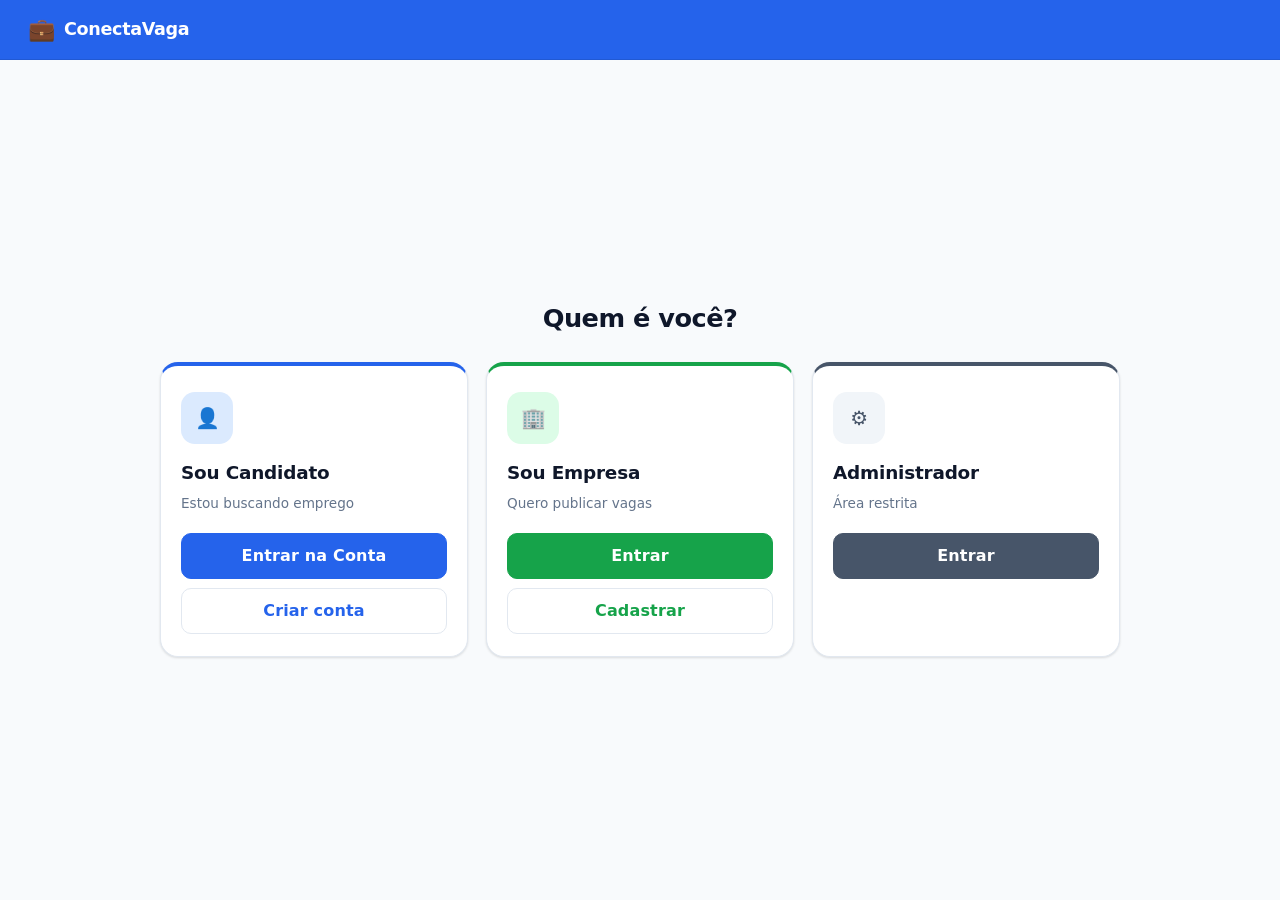
<file: index.html>
<!DOCTYPE html>
<html lang="pt-BR">
<head>
  <meta charset="UTF-8">
  <meta name="viewport" content="width=device-width, initial-scale=1.0">
  <title>ConectaVaga</title>
  <link rel="stylesheet" href="css/style.css">
  <style>
    html, body { height: 100%; }
    .page {
      height: 100vh;
      display: flex;
      flex-direction: column;
      background: var(--bg);
    }
    .home-header {
      background: var(--blue);
      padding: 0 28px;
      height: 60px;
      display: flex;
      align-items: center;
      flex-shrink: 0;
      border-bottom: 1px solid rgba(0,0,0,0.1);
    }
    .home-main {
      flex: 1;
      display: flex;
      flex-direction: column;
      align-items: center;
      justify-content: center;
      padding: 28px 24px;
      gap: 28px;
      overflow: hidden;
    }
    .home-pergunta {
      font-size: 1.6rem;
      font-weight: 800;
      color: var(--text);
      text-align: center;
      letter-spacing: -0.02em;
    }
    .cards {
      display: grid;
      grid-template-columns: repeat(3, 1fr);
      gap: 18px;
      width: 100%;
      max-width: 960px;
    }
    .card-acesso {
      background: #fff;
      border-radius: var(--r-xl);
      border: 1px solid var(--border);
      border-top: 4px solid var(--blue);
      box-shadow: var(--s-sm);
      padding: 26px 20px 22px;
      display: flex;
      flex-direction: column;
      align-items: flex-start;
      transition: box-shadow 0.2s, transform 0.2s;
    }
    .card-acesso:hover { box-shadow: var(--s-md); transform: translateY(-2px); }
    .card-acesso.empresa { border-top-color: var(--green); }
    .card-acesso.admin   { border-top-color: var(--dark); }

    .card-acesso-titulo {
      font-size: 1.15rem;
      font-weight: 800;
      color: var(--text);
      margin-bottom: 6px;
      letter-spacing: -0.01em;
    }
    .card-acesso-sub {
      font-size: 0.85rem;
      color: var(--text-muted);
      margin-bottom: 20px;
      line-height: 1.4;
    }
    .card-acesso-btns {
      display: flex;
      flex-direction: column;
      gap: 9px;
      width: 100%;
    }

    @media (max-width: 860px) {
      .home-pergunta { font-size: 1.35rem; }
      .cards { gap: 12px; }
      .card-acesso { padding: 20px 16px 18px; }
      .card-acesso-titulo { font-size: 1rem; }
      .btn-lg { padding: 12px 18px; font-size: 0.9rem; }
    }
    @media (max-width: 580px) {
      .page { height: auto; min-height: 100vh; }
      .home-main { justify-content: flex-start; padding-top: 28px; overflow: visible; }
      .cards { grid-template-columns: 1fr; max-width: 400px; }
    }
  </style>
</head>
<body>
<div class="page">

  <header class="home-header">
    <a href="index.html" class="logo">
      <span class="logo-icon">💼</span>
      <span class="logo-text" data-read>ConectaVaga</span>
    </a>
  </header>

  <main class="home-main">
    <h1 class="home-pergunta" data-read>Quem é você?</h1>

    <div class="cards">

      <div class="card-acesso">
        <div class="card-symbol cs-blue mb-2">👤</div>
        <div class="card-acesso-titulo" data-read>Sou Candidato</div>
        <div class="card-acesso-sub" data-read>Estou buscando emprego</div>
        <div class="card-acesso-btns">
          <a href="candidato/login.html"    class="btn btn-primary       btn-full btn-lg" data-read>Entrar na Conta</a>
          <a href="candidato/cadastro.html" class="btn btn-outline        btn-full btn-lg" data-read>Criar conta</a>
        </div>
      </div>

      <div class="card-acesso empresa">
        <div class="card-symbol cs-green mb-2">🏢</div>
        <div class="card-acesso-titulo" data-read>Sou Empresa</div>
        <div class="card-acesso-sub" data-read>Quero publicar vagas</div>
        <div class="card-acesso-btns">
          <a href="empresa/login.html"    class="btn btn-secondary     btn-full btn-lg" data-read>Entrar</a>
          <a href="empresa/cadastro.html" class="btn btn-outline-green  btn-full btn-lg" data-read>Cadastrar</a>
        </div>
      </div>

      <div class="card-acesso admin">
        <div class="card-symbol cs-dark mb-2">⚙️</div>
        <div class="card-acesso-titulo" data-read>Administrador</div>
        <div class="card-acesso-sub" data-read>Área restrita</div>
        <div class="card-acesso-btns">
          <a href="admin/login.html" class="btn btn-dark btn-full btn-lg" data-read>Entrar</a>
        </div>
      </div>

    </div>
  </main>

</div>
<script src="script.js"></script>
</body>
</html>
</file>
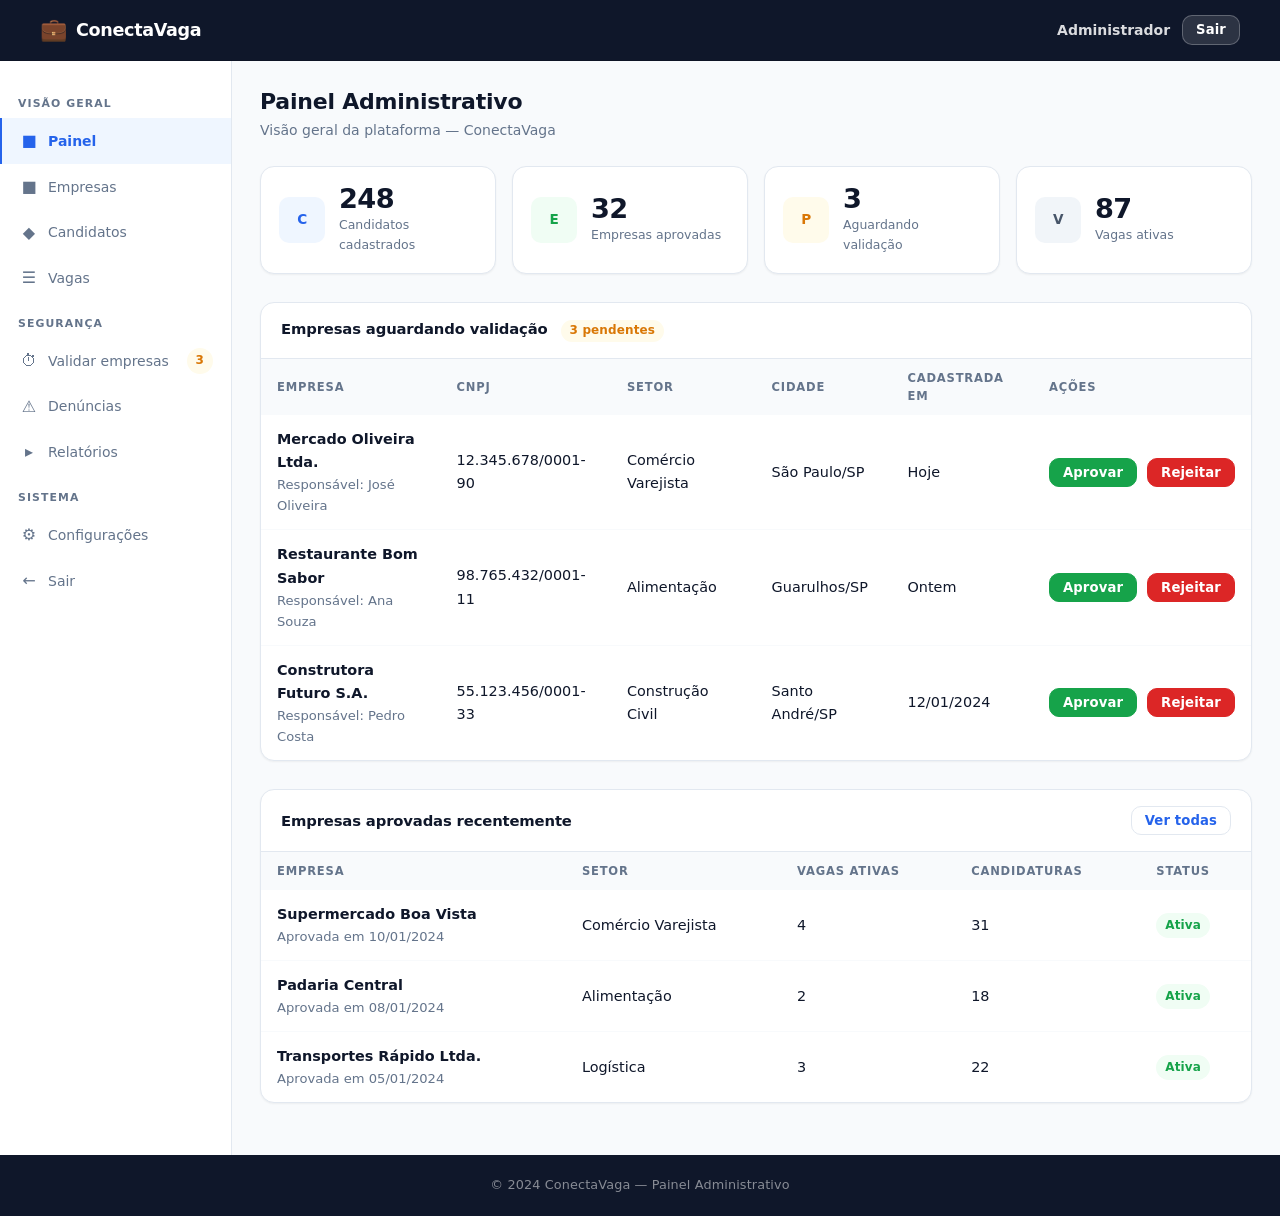
<file: admin/dashboard.html>
<!DOCTYPE html>
<html lang="pt-BR">
<head>
  <meta charset="UTF-8">
  <meta name="viewport" content="width=device-width, initial-scale=1.0">
  <title>Painel Administrativo | ConectaVaga</title>
  <link rel="stylesheet" href="../css/style.css">
</head>
<body style="min-height:100vh;display:flex;flex-direction:column;">

  <header class="header" style="background:var(--dark-2);">
    <div class="header-inner">
      <a href="../index.html" class="logo">
        <span class="logo-icon">💼</span>
        <span class="logo-text">ConectaVaga</span>
      </a>
      <div class="header-user-info">
        <span class="header-user-name">Administrador</span>
        <a href="../index.html" class="btn btn-ghost btn-sm">Sair</a>
      </div>
    </div>
  </header>

  <div class="dash-layout" style="flex:1;">

    <aside class="dash-sidebar">
      <p class="sidebar-section-label">Visão geral</p>
      <ul class="sidebar-nav">
        <li>
          <a href="dashboard.html" class="active">
            <span class="nav-icon">&#9632;</span> Painel
          </a>
        </li>
        <li>
          <a href="#">
            <span class="nav-icon">&#9632;</span> Empresas
          </a>
        </li>
        <li>
          <a href="#">
            <span class="nav-icon">&#9670;</span> Candidatos
          </a>
        </li>
        <li>
          <a href="#">
            <span class="nav-icon">&#9776;</span> Vagas
          </a>
        </li>
      </ul>
      <p class="sidebar-section-label">Segurança</p>
      <ul class="sidebar-nav">
        <li>
          <a href="#">
            <span class="nav-icon">&#9201;</span> Validar empresas
            <span class="badge badge-warning" style="margin-left:auto">3</span>
          </a>
        </li>
        <li>
          <a href="#">
            <span class="nav-icon">&#9888;</span> Denúncias
          </a>
        </li>
        <li>
          <a href="#">
            <span class="nav-icon">&#9656;</span> Relatórios
          </a>
        </li>
      </ul>
      <p class="sidebar-section-label">Sistema</p>
      <ul class="sidebar-nav">
        <li>
          <a href="#">
            <span class="nav-icon">&#9881;</span> Configurações
          </a>
        </li>
        <li>
          <a href="../index.html">
            <span class="nav-icon">&#8592;</span> Sair
          </a>
        </li>
      </ul>
    </aside>

    <main class="dash-content">

      <h1 class="dash-title">Painel Administrativo</h1>
      <p class="dash-subtitle">Visão geral da plataforma — ConectaVaga</p>

      <div class="stats-grid">
        <div class="stat-card">
          <div class="stat-icon-box blue">C</div>
          <div>
            <div class="stat-value">248</div>
            <div class="stat-label">Candidatos cadastrados</div>
          </div>
        </div>
        <div class="stat-card">
          <div class="stat-icon-box green">E</div>
          <div>
            <div class="stat-value">32</div>
            <div class="stat-label">Empresas aprovadas</div>
          </div>
        </div>
        <div class="stat-card">
          <div class="stat-icon-box orange">P</div>
          <div>
            <div class="stat-value">3</div>
            <div class="stat-label">Aguardando validação</div>
          </div>
        </div>
        <div class="stat-card">
          <div class="stat-icon-box dark">V</div>
          <div>
            <div class="stat-value">87</div>
            <div class="stat-label">Vagas ativas</div>
          </div>
        </div>
      </div>

      <div class="table-card mb-4">
        <div class="table-card-header">
          <h2 class="table-card-title">
            Empresas aguardando validação
            <span class="badge badge-warning" style="margin-left:8px">3 pendentes</span>
          </h2>
        </div>
        <table>
          <thead>
            <tr>
              <th>Empresa</th>
              <th>CNPJ</th>
              <th>Setor</th>
              <th>Cidade</th>
              <th>Cadastrada em</th>
              <th>Ações</th>
            </tr>
          </thead>
          <tbody>
            <tr>
              <td>
                <div class="fw-bold">Mercado Oliveira Ltda.</div>
                <div class="text-muted" style="font-size:0.82rem">Responsável: José Oliveira</div>
              </td>
              <td>12.345.678/0001-90</td>
              <td>Comércio Varejista</td>
              <td>São Paulo/SP</td>
              <td>Hoje</td>
              <td>
                <div class="d-flex gap-2">
                  <button class="btn btn-sm btn-success" onclick="aprovar(this, 'Mercado Oliveira Ltda.')">
                    Aprovar
                  </button>
                  <button class="btn btn-sm btn-danger" onclick="rejeitar(this)">
                    Rejeitar
                  </button>
                </div>
              </td>
            </tr>
            <tr>
              <td>
                <div class="fw-bold">Restaurante Bom Sabor</div>
                <div class="text-muted" style="font-size:0.82rem">Responsável: Ana Souza</div>
              </td>
              <td>98.765.432/0001-11</td>
              <td>Alimentação</td>
              <td>Guarulhos/SP</td>
              <td>Ontem</td>
              <td>
                <div class="d-flex gap-2">
                  <button class="btn btn-sm btn-success" onclick="aprovar(this, 'Restaurante Bom Sabor')">
                    Aprovar
                  </button>
                  <button class="btn btn-sm btn-danger" onclick="rejeitar(this)">
                    Rejeitar
                  </button>
                </div>
              </td>
            </tr>
            <tr>
              <td>
                <div class="fw-bold">Construtora Futuro S.A.</div>
                <div class="text-muted" style="font-size:0.82rem">Responsável: Pedro Costa</div>
              </td>
              <td>55.123.456/0001-33</td>
              <td>Construção Civil</td>
              <td>Santo André/SP</td>
              <td>12/01/2024</td>
              <td>
                <div class="d-flex gap-2">
                  <button class="btn btn-sm btn-success" onclick="aprovar(this, 'Construtora Futuro S.A.')">
                    Aprovar
                  </button>
                  <button class="btn btn-sm btn-danger" onclick="rejeitar(this)">
                    Rejeitar
                  </button>
                </div>
              </td>
            </tr>
          </tbody>
        </table>
      </div>

      <div class="table-card">
        <div class="table-card-header">
          <h2 class="table-card-title">Empresas aprovadas recentemente</h2>
          <a href="#" class="btn btn-outline btn-sm">Ver todas</a>
        </div>
        <table>
          <thead>
            <tr>
              <th>Empresa</th>
              <th>Setor</th>
              <th>Vagas ativas</th>
              <th>Candidaturas</th>
              <th>Status</th>
            </tr>
          </thead>
          <tbody>
            <tr>
              <td>
                <div class="fw-bold">Supermercado Boa Vista</div>
                <div class="text-muted" style="font-size:0.82rem">Aprovada em 10/01/2024</div>
              </td>
              <td>Comércio Varejista</td>
              <td>4</td>
              <td>31</td>
              <td><span class="badge badge-success">Ativa</span></td>
            </tr>
            <tr>
              <td>
                <div class="fw-bold">Padaria Central</div>
                <div class="text-muted" style="font-size:0.82rem">Aprovada em 08/01/2024</div>
              </td>
              <td>Alimentação</td>
              <td>2</td>
              <td>18</td>
              <td><span class="badge badge-success">Ativa</span></td>
            </tr>
            <tr>
              <td>
                <div class="fw-bold">Transportes Rápido Ltda.</div>
                <div class="text-muted" style="font-size:0.82rem">Aprovada em 05/01/2024</div>
              </td>
              <td>Logística</td>
              <td>3</td>
              <td>22</td>
              <td><span class="badge badge-success">Ativa</span></td>
            </tr>
          </tbody>
        </table>
      </div>

    </main>
  </div>

  <footer class="footer">
    <p>© 2024 ConectaVaga — Painel Administrativo</p>
  </footer>

  <script>
    function aprovar(btn, nomeEmpresa) {
      const row = btn.closest('tr');
      const cellAcoes = row.querySelector('td:last-child');
      cellAcoes.innerHTML = '<span class="badge badge-success">Aprovada</span>';
      row.style.opacity = '0.6';

      const nomeCell = row.querySelector('.fw-bold');
      if (nomeCell) nomeCell.style.textDecoration = 'line-through';

      alert('Empresa "' + nomeEmpresa + '" aprovada com sucesso!\nO responsável será notificado por e-mail.');
    }

    function rejeitar(btn) {
      const motivo = prompt('Motivo da rejeição (será enviado ao responsável da empresa):');
      if (motivo === null) return;

      const row = btn.closest('tr');
      const cellAcoes = row.querySelector('td:last-child');
      cellAcoes.innerHTML = '<span class="badge badge-danger">Rejeitada</span>';
      row.style.opacity = '0.6';
    }
  </script>

</body>
</html>
</file>
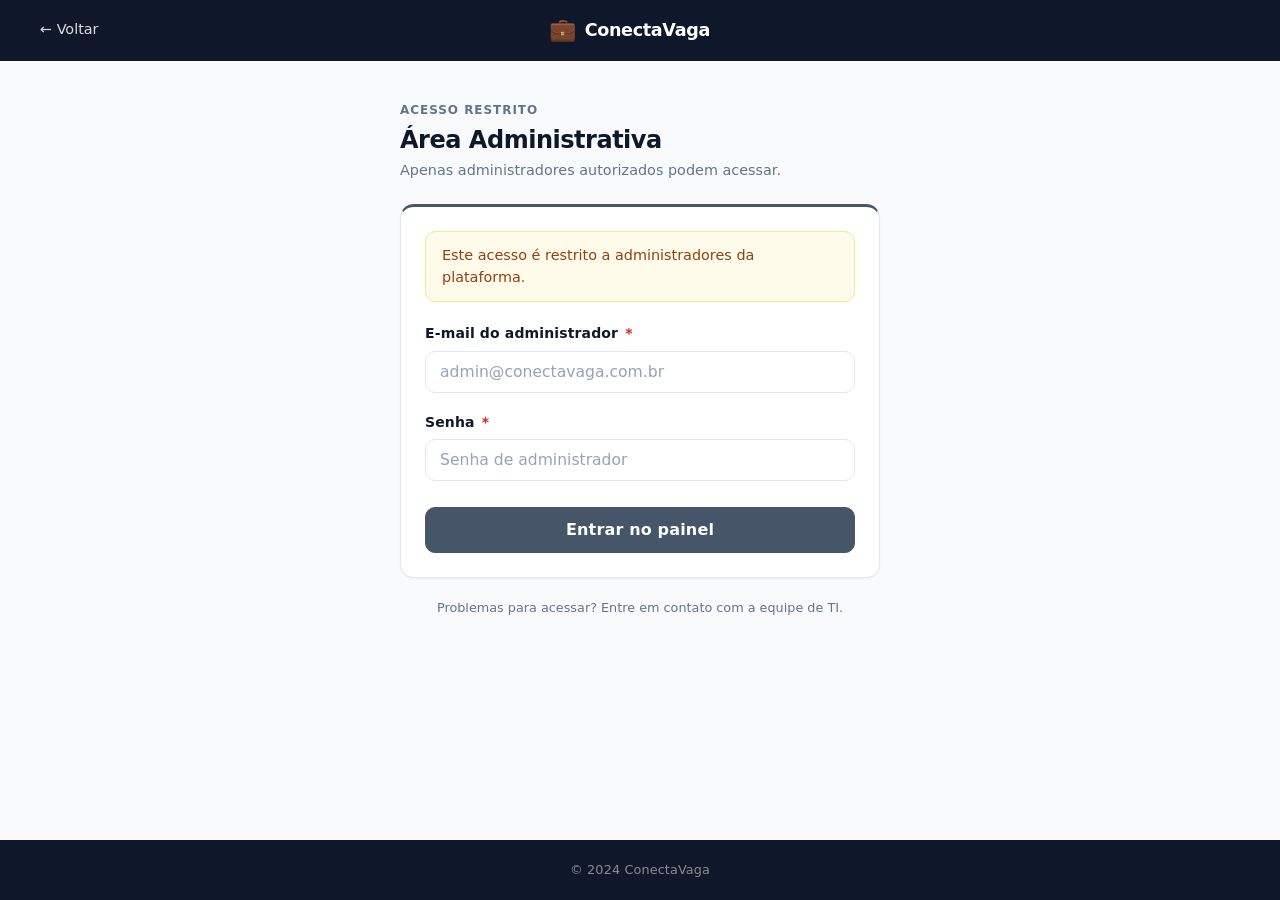
<file: admin/login.html>
<!DOCTYPE html>
<html lang="pt-BR">
<head>
  <meta charset="UTF-8">
  <meta name="viewport" content="width=device-width, initial-scale=1.0">
  <title>Área Administrativa | ConectaVaga</title>
  <link rel="stylesheet" href="../css/style.css">
</head>
<body class="auth-body">

  <header class="header" style="background:var(--dark-2);">
    <div class="header-inner">
      <a href="../index.html" class="back-btn">← Voltar</a>
      <a href="../index.html" class="logo">
        <span class="logo-icon">💼</span>
        <span class="logo-text">ConectaVaga</span>
      </a>
      <div style="width:80px"></div>
    </div>
  </header>

  <main class="auth-main">
    <div class="auth-box">

      <p class="auth-eyebrow">Acesso restrito</p>
      <h1 class="auth-title">Área Administrativa</h1>
      <p class="auth-subtitle">Apenas administradores autorizados podem acessar.</p>

      <div class="card" style="border-top:3px solid var(--dark);">
        <div class="alert alert-warning mb-3">
          <span>Este acesso é restrito a administradores da plataforma.</span>
        </div>

        <form id="adminLoginForm" novalidate>
          <div class="form-group">
            <label class="form-label" for="email">
              E-mail do administrador <span class="form-required">*</span>
            </label>
            <input class="form-control" type="email" id="email"
              placeholder="admin@conectavaga.com.br" required autocomplete="username">
          </div>

          <div class="form-group">
            <label class="form-label" for="senha">
              Senha <span class="form-required">*</span>
            </label>
            <input class="form-control" type="password" id="senha"
              placeholder="Senha de administrador" required autocomplete="current-password">
          </div>

          <div id="erroLogin" class="alert alert-danger mb-2" style="display:none">
            <span>Credenciais inválidas. Tente novamente.</span>
          </div>

          <button type="submit" class="btn btn-dark btn-full btn-lg mt-1">
            Entrar no painel
          </button>
        </form>
      </div>

      <p class="text-center text-muted mt-3" style="font-size:0.8rem;">
        Problemas para acessar? Entre em contato com a equipe de TI.
      </p>

    </div>
  </main>

  <footer class="footer">
    <p>© 2024 ConectaVaga</p>
  </footer>

  <script>
    document.getElementById('adminLoginForm').addEventListener('submit', function(e) {
      e.preventDefault();
      const email = document.getElementById('email').value.trim();
      const senha = document.getElementById('senha').value;
      if (!email || !senha) {
        document.getElementById('erroLogin').style.display = 'flex';
        return;
      }
      window.location.href = 'dashboard.html';
    });
  </script>

</body>
</html>
</file>
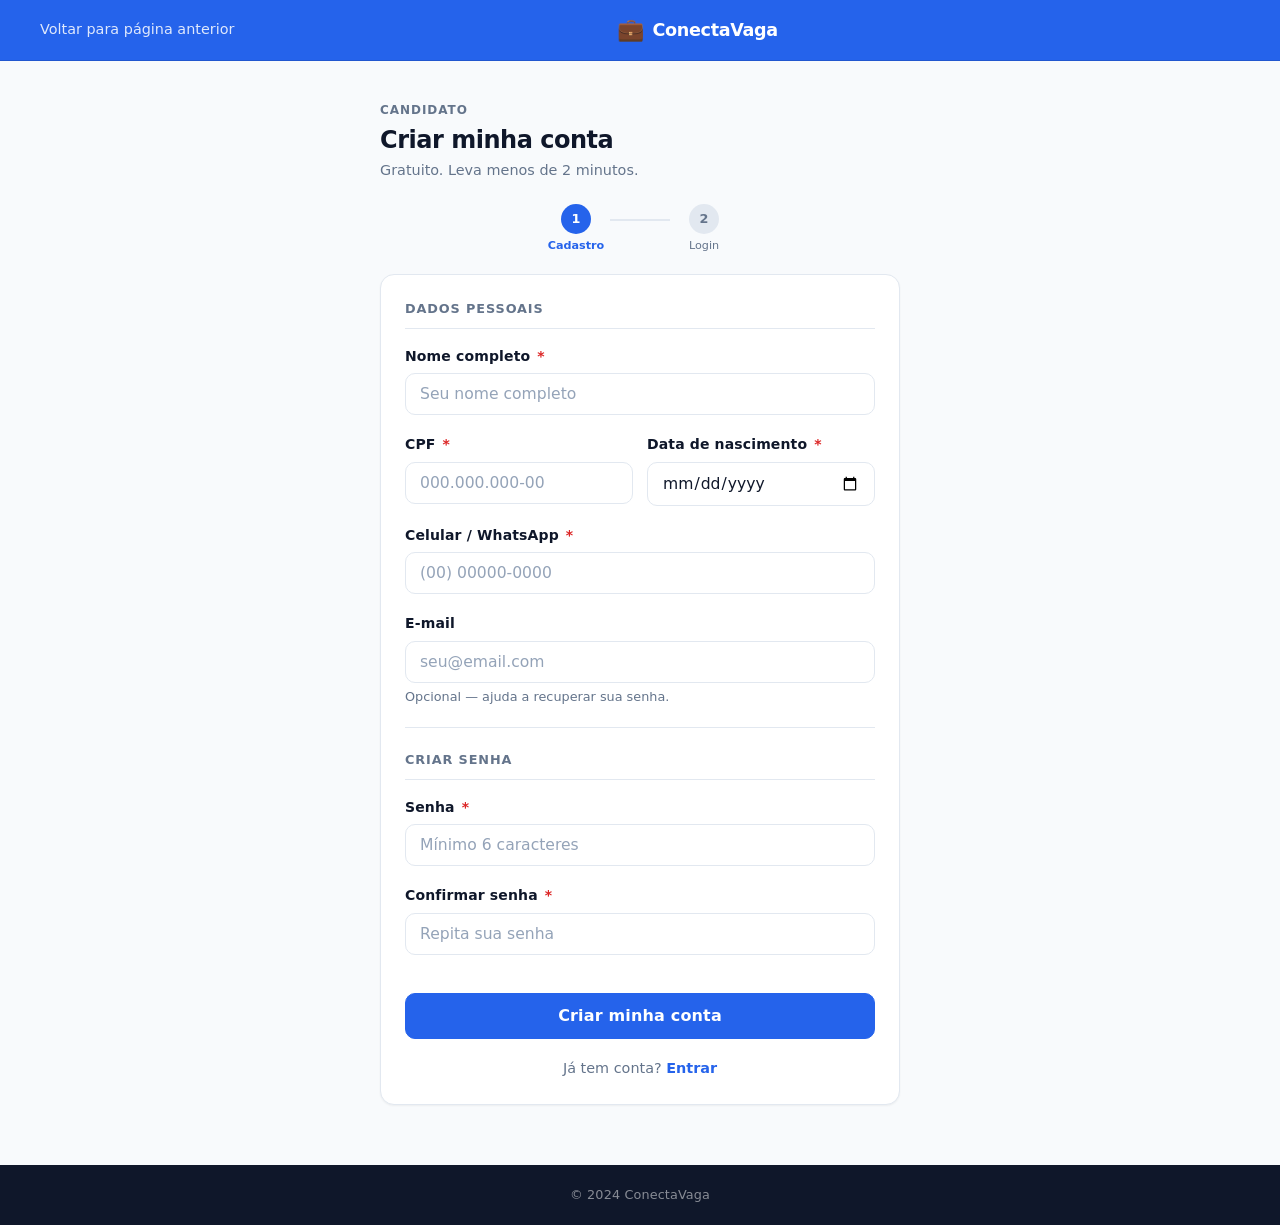
<file: candidato/cadastro.html>
<!DOCTYPE html>
<html lang="pt-BR">
<head>
  <meta charset="UTF-8">
  <meta name="viewport" content="width=device-width, initial-scale=1.0">
  <title data-read>Criar conta — Candidato | ConectaVaga</title>
  <link rel="stylesheet" href="../css/style.css">
</head>
<body class="auth-body">

  <header class="header">
    <div class="header-inner">
      <a href="../index.html" class="back-btn" data-read>Voltar para página anterior</a>
      <a href="../index.html" class="logo">
        <span class="logo-icon">💼</span>
        <span class="logo-text" data-read>ConectaVaga</span>
      </a>
      <div style="width:80px"></div>
    </div>
  </header>

  <main class="auth-main">
    <div class="auth-box" style="max-width:520px">

      <p class="auth-eyebrow" data-read>Candidato</p>
      <h1 class="auth-title" data-read>Criar minha conta</h1>
      <p class="auth-subtitle" data-read>Gratuito. Leva menos de 2 minutos.</p>

      <div class="progress-bar mb-3">
        <div class="step-wrap">
          <div class="step-dot active" data-read>1</div>
          <div class="step-name active" data-read>Cadastro</div>
        </div>
        <div class="step-line"></div>
        <div class="step-wrap">
          <div class="step-dot" data-read>2</div>
          <div class="step-name" data-read>Login</div>
        </div>
      </div>

      <div class="card">
        <form id="cadastroForm" novalidate>

          <p class="form-section-title" data-read>Dados pessoais</p>

          <div class="form-group">
            <label class="form-label" for="nome" data-read>
              Nome completo <span class="form-required">*</span>
            </label>
            <input class="form-control" type="text" id="nome"
              placeholder="Seu nome completo" required autocomplete="name">
          </div>

          <div class="form-row">
            <div class="form-group">
              <label class="form-label" for="cpf" data-read>
              CPF <span class="form-required">*</span>
              </label>
              <input class="form-control" type="text" id="cpf"
                placeholder="000.000.000-00" required maxlength="14">
            </div>
            <div class="form-group">
              <label class="form-label" for="nascimento" data-read>
              Data de nascimento <span class="form-required">*</span>
              </label>
              <input class="form-control" type="date" id="nascimento" required>
            </div>
          </div>

          <div class="form-group">
            <label class="form-label" for="telefone" data-read>
              Celular / WhatsApp <span class="form-required">*</span>
            </label>
            <input class="form-control" type="tel" id="telefone"
              placeholder="(00) 00000-0000" required maxlength="15">
          </div>

          <div class="form-group">
            <label class="form-label" for="email" data-read>E-mail</label>
            <input class="form-control" type="email" id="email"
              placeholder="seu@email.com" autocomplete="email">
            <p class="form-hint" data-read>Opcional — ajuda a recuperar sua senha.</p>
          </div>

          <hr class="form-divider">
          <p class="form-section-title" data-read>Criar senha</p>

          <div class="form-group">
            <label class="form-label" for="senha" data-read>
              Senha <span class="form-required">*</span>
            </label>
            <input class="form-control" type="password" id="senha"
              placeholder="Mínimo 6 caracteres" required minlength="6"
              autocomplete="new-password">
          </div>

          <div class="form-group">
            <label class="form-label" for="confirmarSenha" data-read>
              Confirmar senha <span class="form-required">*</span>
            </label>
            <input class="form-control" type="password" id="confirmarSenha"
              placeholder="Repita sua senha" required autocomplete="new-password">
          </div>

          <div id="erroSenha"  class="alert alert-danger" style="display:none">
            <span data-read>As senhas não são iguais. Verifique e tente novamente.</span>
          </div>
          <div id="erroCampos" class="alert alert-danger mt-2" style="display:none">
            <span data-read>Preencha todos os campos obrigatórios (marcados com *).</span>
          </div>

          <button type="submit" class="btn btn-primary btn-full btn-lg mt-3" data-read>
            Criar minha conta
          </button>
        </form>

        <p class="auth-switch" data-read>
          Já tem conta? <a href="login.html">Entrar</a>
        </p>
      </div>

    </div>
  </main>

  <footer class="footer" data-read>
    <p>© 2024 ConectaVaga</p>
  </footer>

  <script>
    document.getElementById('cpf').addEventListener('input', function() {
      let v = this.value.replace(/\D/g, '').slice(0, 11);
      v = v.replace(/(\d{3})(\d)/, '$1.$2');
      v = v.replace(/(\d{3})(\d)/, '$1.$2');
      v = v.replace(/(\d{3})(\d{1,2})$/, '$1-$2');
      this.value = v;
    });

    document.getElementById('telefone').addEventListener('input', function() {
      let v = this.value.replace(/\D/g, '').slice(0, 11);
      if (v.length <= 10) {
        v = v.replace(/(\d{2})(\d{4})(\d{0,4})/, '($1) $2-$3');
      } else {
        v = v.replace(/(\d{2})(\d{5})(\d{0,4})/, '($1) $2-$3');
      }
      this.value = v.trim().replace(/-$/, '');
    });

    document.getElementById('cadastroForm').addEventListener('submit', function(e) {
      e.preventDefault();
      const nome    = document.getElementById('nome').value.trim();
      const cpf     = document.getElementById('cpf').value.trim();
      const nasc    = document.getElementById('nascimento').value;
      const tel     = document.getElementById('telefone').value.trim();
      const senha   = document.getElementById('senha').value;
      const confirm = document.getElementById('confirmarSenha').value;

      document.getElementById('erroSenha').style.display  = 'none';
      document.getElementById('erroCampos').style.display = 'none';

      if (!nome || !cpf || !nasc || !tel || !senha || !confirm) {
        document.getElementById('erroCampos').style.display = 'flex';
        return;
      }
      if (senha !== confirm) {
        document.getElementById('erroSenha').style.display = 'flex';
        return;
      }

      var cpfLimpo = cpf.replace(/\D/g, '');
      localStorage.setItem('cv_user_id',  cpfLimpo);
      localStorage.setItem('cv_nome',     nome);
      localStorage.setItem('cv_telefone', tel);
      localStorage.setItem('cv_email',    document.getElementById('email').value.trim());

      window.location.href = 'curriculo.html';
    });
  </script>
<script src="../script.js"></script>
</body>
</html>
</file>
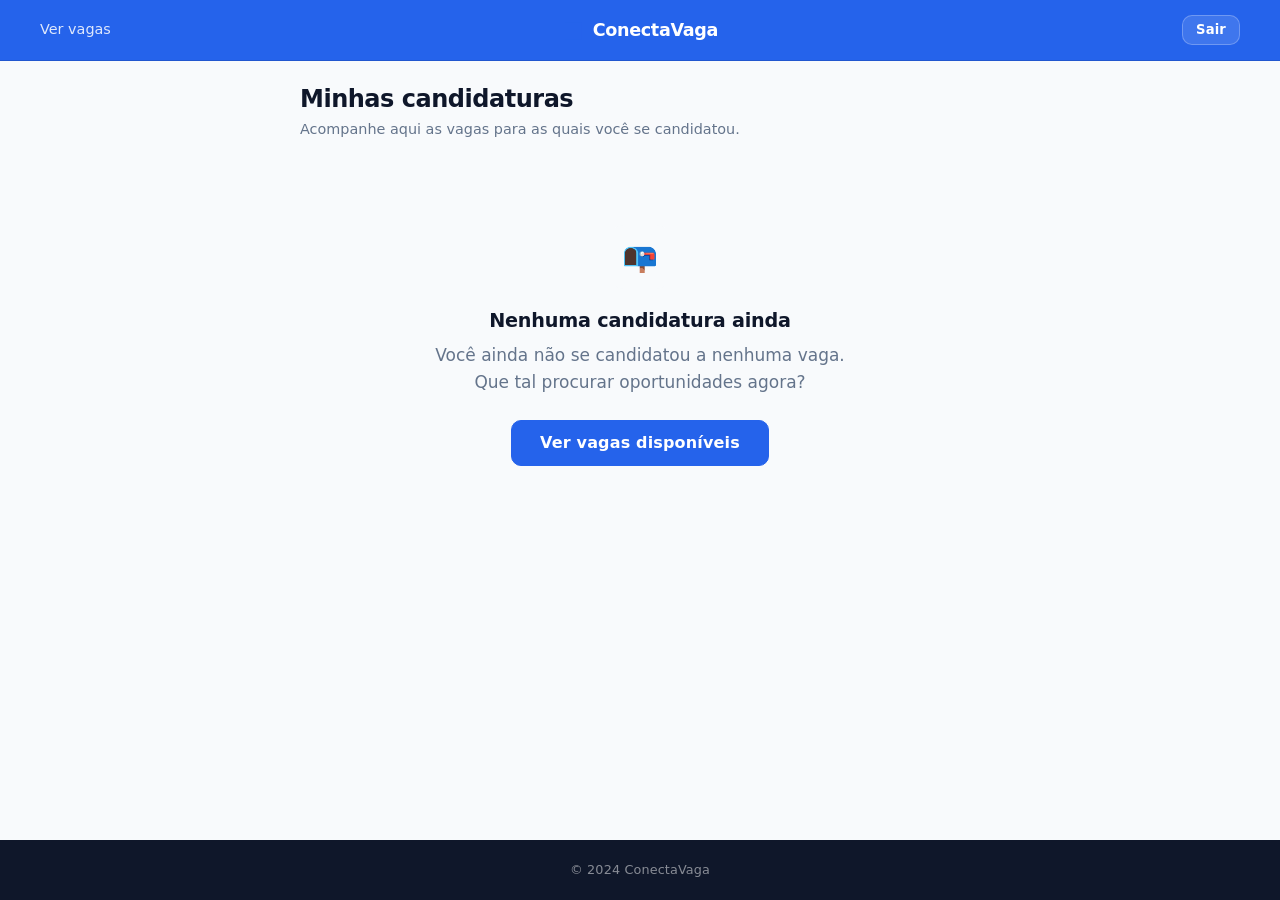
<file: candidato/candidaturas.html>
<!DOCTYPE html>
<html lang="pt-BR">
<head>
  <meta charset="UTF-8">
  <meta name="viewport" content="width=device-width, initial-scale=1.0">
  <title data-read>Minhas Candidaturas | ConectaVaga</title>
  <link rel="stylesheet" href="../css/style.css">
  <style>
    .cand-card { background:#fff; border:1px solid var(--border); border-radius:var(--r-lg); padding:18px 20px; display:flex; gap:16px; align-items:flex-start; }
    .cand-logo { width:44px; height:44px; border-radius:10px; background:var(--blue-light); color:var(--blue);
      display:flex; align-items:center; justify-content:center; font-weight:800; font-size:0.8rem; flex-shrink:0; }
    .cand-titulo { font-weight:800; font-size:1rem; margin-bottom:2px; }
    .cand-empresa { font-size:0.85rem; color:var(--text-muted); margin-bottom:6px; }
    .cand-meta { font-size:0.8rem; color:var(--text-muted); }
    .cand-status { margin-left:auto; flex-shrink:0; }
    .cands-lista { display:flex; flex-direction:column; gap:10px; }
    .vazio-wrap { text-align:center; padding:56px 20px; }
    .vazio-icon { width:64px; height:64px; border-radius:16px; background:var(--bg); color:var(--text-muted);
      display:flex; align-items:center; justify-content:center; font-size:0.85rem; font-weight:800; margin:0 auto 20px; }
  </style>
</head>
<body style="min-height:100vh;display:flex;flex-direction:column;">

  <header class="header">
    <div class="header-inner">
      <a href="vagas.html" class="back-btn" data-read>Ver vagas</a>
      <a href="../index.html" class="logo">
        <span class="logo-icon">&#9632;</span>
        <span class="logo-text" data-read>ConectaVaga</span>
      </a>
      <div class="header-user-info">
        <span class="header-user-name" id="headerNome"></span>
        <a href="../index.html" class="btn btn-ghost btn-sm" data-read>Sair</a>
      </div>
    </div>
  </header>

  <main style="flex:1;padding:24px 20px 56px;">
    <div style="max-width:680px;margin:0 auto;">

      <h1 style="font-size:1.5rem;font-weight:800;margin-bottom:4px;letter-spacing:-0.02em;" data-read>
        Minhas candidaturas
      </h1>
      <p class="text-muted mb-4" style="font-size:0.9rem;" data-read>
        Acompanhe aqui as vagas para as quais você se candidatou.
      </p>

      <div id="listaCandidaturas" class="cands-lista"></div>

      <div id="semCandidaturas" class="vazio-wrap" style="display:none;">
        <div class="vazio-icon" style="font-size:1.8rem;">📭</div>
        <h2 style="font-size:1.2rem;font-weight:800;margin-bottom:8px;" data-read>Nenhuma candidatura ainda</h2>
        <p class="text-muted" style="margin-bottom:24px;" data-read>
          Você ainda não se candidatou a nenhuma vaga.<br>
          Que tal procurar oportunidades agora?
        </p>
        <a href="vagas.html" class="btn btn-primary btn-lg" data-read>Ver vagas disponíveis</a>
      </div>

    </div>
  </main>

  <footer class="footer">
    <p data-read>© 2024 ConectaVaga</p>
  </footer>

  <script>
    var STATUS_BADGE = {
      'Em análise':    'badge-warning',
      'Entrevista':    'badge-info',
      'Aprovado':      'badge-success',
      'Não selecionado': 'badge-danger'
    };
    var STATUS_EMOJI = {
      'Em análise':    '⏳',
      'Entrevista':    '🎤',
      'Aprovado':      '✅',
      'Não selecionado': '😕'
    };

    function iniciais(titulo) {
      return titulo.split(' ').slice(0, 2).map(function(w) { return w[0]; }).join('').toUpperCase();
    }

    document.addEventListener('DOMContentLoaded', function() {
      var nome = localStorage.getItem('cv_nome') || '';
      if (nome) document.getElementById('headerNome').textContent = nome.split(' ')[0];

      var lista = JSON.parse(localStorage.getItem('cv_candidaturas') || '[]');

      if (lista.length === 0) {
        document.getElementById('semCandidaturas').style.display = 'block';
        return;
      }

      var lista_inv = lista.slice().reverse();
      document.getElementById('listaCandidaturas').innerHTML = lista_inv.map(function(c) {
        var badge = STATUS_BADGE[c.status] || 'badge-warning';
        var emoji = STATUS_EMOJI[c.status] || '⏳';
        return '<div class="cand-card">' +
          '<div class="cand-logo">' + iniciais(c.titulo) + '</div>' +
          '<div style="flex:1;min-width:0;">' +
            '<div class="cand-titulo">' + c.titulo + '</div>' +
            '<div class="cand-empresa">' + c.empresa + '</div>' +
            '<div class="cand-meta">🎯 ' + c.area + ' &nbsp;📍 ' + c.cidade + ' &nbsp;📅 ' + c.data + '</div>' +
          '</div>' +
          '<div class="cand-status"><span class="badge ' + badge + '">' + emoji + ' ' + c.status + '</span></div>' +
        '</div>';
      }).join('');
    });
  </script>
<script src="../script.js"></script>
</body>
</html>
</file>
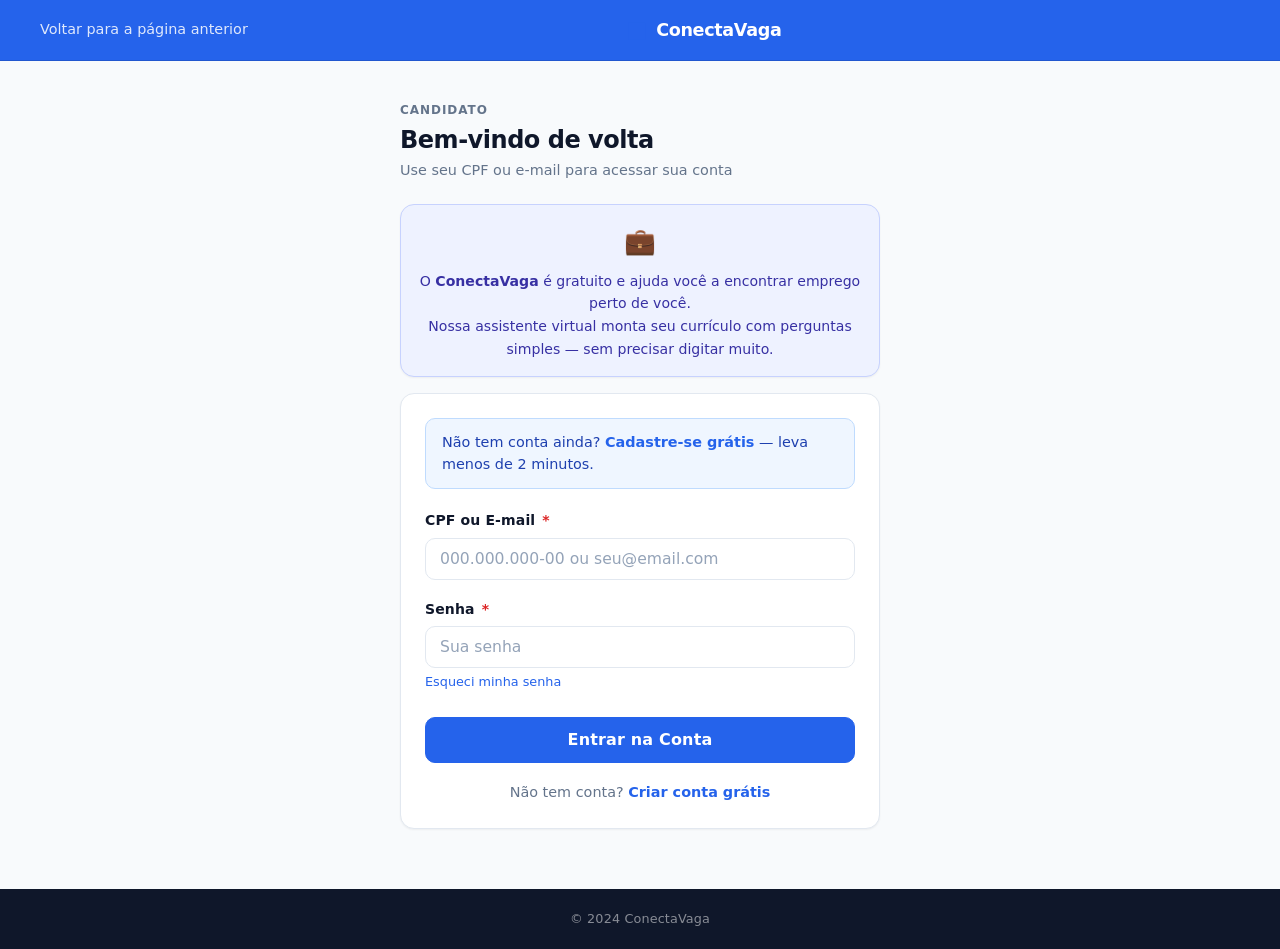
<file: candidato/curriculo.html>
<!DOCTYPE html>
<html lang="pt-BR">
<head>
  <meta charset="UTF-8">
  <meta name="viewport" content="width=device-width, initial-scale=1.0">
  <title data-read>Monte seu Currículo | ConectaVaga</title>
  <link rel="stylesheet" href="../css/style.css">
  <script src="../config.js"></script>
  <script src="../script.js"></script>
  <style>
    html, body { height: 100%; }

    .chat-page {
      height: 100vh;
      display: flex;
      flex-direction: column;
      background: #F0EEF8;
    }

    /* Header */
    .chat-header {
      background: linear-gradient(135deg, #4F46E5, #7C3AED);
      padding: 0 20px;
      height: 64px;
      display: flex;
      align-items: center;
      gap: 14px;
      flex-shrink: 0;
      box-shadow: 0 2px 8px rgba(0,0,0,0.18);
    }
    .chat-header-back {
      color: rgba(255,255,255,0.85);
      font-size: 1.1rem;
      text-decoration: none;
      padding: 6px;
    }
    .chat-header-back:hover { color: #fff; text-decoration: none; }
    .chat-avatar {
      width: 40px; height: 40px;
      border-radius: 50%;
      background: rgba(255,255,255,0.22);
      display: flex; align-items: center; justify-content: center;
      font-weight: 800; font-size: 0.8rem; color: #fff;
      flex-shrink: 0;
    }
    .chat-header-info { flex: 1; }
    .chat-header-nome { font-weight: 700; color: #fff; font-size: 1rem; line-height: 1.2; }
    .chat-header-sub  { font-size: 0.78rem; color: rgba(255,255,255,0.75); }

    /* Chat area */
    .chat-area {
      flex: 1;
      overflow-y: auto;
      padding: 20px 16px;
      display: flex;
      flex-direction: column;
      gap: 12px;
    }

    /* Mensagens */
    .msg-wrap {
      display: flex;
      align-items: flex-end;
      gap: 8px;
      max-width: 85%;
    }
    .msg-wrap.ia  { align-self: flex-start; }
    .msg-wrap.eu  { align-self: flex-end; flex-direction: row-reverse; }

    .msg-avatar {
      width: 32px; height: 32px; border-radius: 50%;
      background: linear-gradient(135deg, #4F46E5, #7C3AED);
      color: #fff; font-size: 0.65rem; font-weight: 800;
      display: flex; align-items: center; justify-content: center;
      flex-shrink: 0; margin-bottom: 2px;
    }

    .msg-balao {
      padding: 12px 16px;
      border-radius: 18px;
      font-size: 1rem;
      line-height: 1.55;
      max-width: 100%;
    }
    .msg-wrap.ia .msg-balao {
      background: #fff;
      color: #0F172A;
      border-bottom-left-radius: 4px;
      box-shadow: 0 1px 3px rgba(0,0,0,0.09);
    }
    .msg-wrap.eu .msg-balao {
      background: #4F46E5;
      color: #fff;
      border-bottom-right-radius: 4px;
    }

    /* Digitando */
    .digitando {
      display: flex; gap: 5px; align-items: center;
      padding: 14px 16px;
    }
    .digitando span {
      width: 8px; height: 8px; border-radius: 50%;
      background: #A5B4FC;
      animation: bounce 1.2s infinite;
    }
    .digitando span:nth-child(2) { animation-delay: 0.2s; }
    .digitando span:nth-child(3) { animation-delay: 0.4s; }
    @keyframes bounce {
      0%, 60%, 100% { transform: translateY(0); }
      30%            { transform: translateY(-7px); }
    }

    /* Input */
    .chat-input-area {
      background: #fff;
      border-top: 1px solid #E2E8F0;
      padding: 12px 16px;
      display: flex;
      gap: 10px;
      align-items: center;
      flex-shrink: 0;
    }
    .chat-input {
      flex: 1;
      border: 1.5px solid #E2E8F0;
      border-radius: 24px;
      padding: 12px 18px;
      font-size: 1rem;
      font-family: var(--font);
      color: #0F172A;
      outline: none;
      resize: none;
      max-height: 100px;
      overflow-y: auto;
      line-height: 1.4;
      transition: border-color 0.15s;
    }
    .chat-input:focus { border-color: #7C3AED; }
    .chat-input:disabled { background: #F8FAFC; color: #94A3B8; }
    .chat-input::placeholder { color: #94A3B8; }

    .btn-enviar {
      width: 48px; height: 48px; border-radius: 50%;
      background: linear-gradient(135deg, #4F46E5, #7C3AED);
      border: none; cursor: pointer;
      display: flex; align-items: center; justify-content: center;
      flex-shrink: 0;
      transition: opacity 0.15s, transform 0.1s;
      font-size: 1.2rem;
    }
    .btn-enviar:hover  { opacity: 0.9; transform: scale(1.05); }
    .btn-enviar:active { transform: scale(0.95); }
    .btn-enviar:disabled { opacity: 0.4; cursor: not-allowed; transform: none; }
    .btn-enviar svg { fill: #fff; width: 22px; height: 22px; }

    /* Botão de microfone (resposta por voz) */
    .btn-mic {
      width: 48px; height: 48px; border-radius: 50%;
      background: #EEF2FF;
      border: 1.5px solid #E2E8F0;
      cursor: pointer;
      display: flex; align-items: center; justify-content: center;
      flex-shrink: 0;
      transition: background 0.15s, transform 0.1s, border-color 0.15s;
      position: relative;
    }
    .btn-mic:hover  { background: #E0E7FF; }
    .btn-mic:active { transform: scale(0.95); }
    .btn-mic:disabled { opacity: 0.4; cursor: not-allowed; transform: none; }
    .btn-mic svg { fill: #4F46E5; width: 20px; height: 20px; }
    .btn-mic.gravando {
      background: #EF4444;
      border-color: #EF4444;
      animation: pulse-mic 1.1s infinite;
    }
    .btn-mic.gravando svg { fill: #fff; }
    @keyframes pulse-mic {
      0%   { box-shadow: 0 0 0 0 rgba(239,68,68,0.5); }
      70%  { box-shadow: 0 0 0 9px rgba(239,68,68,0); }
      100% { box-shadow: 0 0 0 0 rgba(239,68,68,0); }
    }

    /* Botão de mudo/som no cabeçalho */
    .btn-som {
      background: rgba(255,255,255,0.18);
      border: none;
      width: 36px; height: 36px;
      border-radius: 50%;
      display: flex; align-items: center; justify-content: center;
      cursor: pointer;
      font-size: 1rem;
      flex-shrink: 0;
    }
    .btn-som:hover { background: rgba(255,255,255,0.3); }
    .btn-som svg { fill: #fff; width: 18px; height: 18px; }

    /* Tela de currículo gerado */
    .curriculo-screen {
      flex: 1;
      overflow-y: auto;
      padding: 24px 16px 40px;
      display: none;
      flex-direction: column;
      align-items: center;
    }
    .curriculo-box {
      width: 100%;
      max-width: 520px;
    }
    .curriculo-ok {
      text-align: center;
      margin-bottom: 24px;
    }
    .curriculo-ok-icon {
      width: 64px; height: 64px; border-radius: 20px;
      background: linear-gradient(135deg, #4F46E5, #7C3AED);
      color: #fff; font-size: 1rem; font-weight: 800;
      display: flex; align-items: center; justify-content: center;
      margin: 0 auto 14px;
    }
    .curriculo-ok h2 {
      font-size: 1.5rem; font-weight: 800;
      letter-spacing: -0.02em; margin-bottom: 6px;
    }
    .curriculo-ok p { font-size: 0.9rem; color: var(--text-muted); }

    .curriculo-secao {
      background: #fff;
      border: 1px solid var(--border);
      border-radius: 14px;
      padding: 18px;
      margin-bottom: 12px;
    }
    .curriculo-secao-label {
      font-size: 0.72rem; font-weight: 700;
      text-transform: uppercase; letter-spacing: 0.07em;
      color: #7C3AED; margin-bottom: 8px;
    }
    .curriculo-secao-texto {
      font-size: 1rem; line-height: 1.6; color: #0F172A;
    }
    .curriculo-nome-grande {
      font-size: 1.3rem; font-weight: 800; color: #0F172A;
    }

    .curriculo-acoes {
      display: flex; flex-direction: column; gap: 10px;
      margin-top: 20px;
    }

    @media (max-width: 480px) {
      .msg-wrap { max-width: 92%; }
      .msg-balao { font-size: 0.975rem; }
    }

  </style>
</head>
<body>
<div class="chat-page">

  <!-- Header -->
  <header class="chat-header">
    <a href="../index.html" class="chat-header-back">←</a>
    <div class="chat-avatar">IA</div>
    <div class="chat-header-info">
      <div class="chat-header-nome" data-read>Assistente ConectaVaga</div>
      <div class="chat-header-sub" id="headerSub" data-read>Vou te ajudar a montar seu currículo</div>
    </div>
    <button class="btn-som" id="btnSom" onclick="alternarSom()" title="Ativar/desativar voz da IA">
      <svg viewBox="0 0 24 24" xmlns="http://www.w3.org/2000/svg">
        <path d="M3 9v6h4l5 5V4L7 9H3zm13.5 3c0-1.77-1.02-3.29-2.5-4.03v8.05c1.48-.73 2.5-2.25 2.5-4.02zM14 3.23v2.06c2.89.86 5 3.54 5 6.71s-2.11 5.85-5 6.71v2.06c4.01-.91 7-4.49 7-8.77s-2.99-7.86-7-8.77z"/>
      </svg>
    </button>
  </header>

  <!-- Tela de chat -->
  <div class="chat-area" id="chatArea" style="display:none;"></div>

  <!-- Input -->
  <div class="chat-input-area" id="inputArea" style="display:none;">
    <textarea
      id="campoTexto"
      class="chat-input"
      placeholder="Digite sua resposta aqui..."
      rows="1"
      onkeydown="teclaEnter(event)"
      oninput="ajustarAltura(this)"
    ></textarea>
    <button class="btn-mic" id="btnMic" onclick="alternarGravacao()" title="Responder por voz">
      <svg viewBox="0 0 24 24" xmlns="http://www.w3.org/2000/svg">
        <path d="M12 14c1.66 0 3-1.34 3-3V5c0-1.66-1.34-3-3-3S9 3.34 9 5v6c0 1.66 1.34 3 3 3zm5-3c0 2.76-2.24 5-5 5s-5-2.24-5-5H5c0 3.53 2.61 6.43 6 6.92V21h2v-3.08c3.39-.49 6-3.39 6-6.92h-2z"/>
      </svg>
    </button>
    <button class="btn-enviar" id="btnEnviar" onclick="enviar()" title="Enviar">
      <svg viewBox="0 0 24 24" xmlns="http://www.w3.org/2000/svg">
        <path d="M2.01 21L23 12 2.01 3 2 10l15 2-15 2z"/>
      </svg>
    </button>
  </div>

  <!-- Tela do currículo gerado -->
  <div class="curriculo-screen" id="curriculoScreen">
    <div class="curriculo-box">

      <div class="curriculo-ok">
        <div class="curriculo-ok-icon" style="font-size:1.8rem;">✅</div>
        <h2 data-read>Currículo pronto!</h2>
        <p data-read>Criado com base nas suas respostas. Você pode usá-lo para se candidatar às vagas.</p>
      </div>

      <div class="curriculo-secao" id="cvSecaoNome">
        <div class="curriculo-secao-label" data-read>Nome</div>
        <div class="curriculo-nome-grande" id="cvNome"></div>
      </div>

      <div class="curriculo-secao" id="cvSecaoEscolaridade">
        <div class="curriculo-secao-label" data-read>Escolaridade</div>
        <div class="curriculo-secao-texto" id="cvEscolaridade"></div>
      </div>

      <div class="curriculo-secao">
        <div class="curriculo-secao-label" data-read>Área de interesse</div>
        <div class="curriculo-secao-texto" id="cvArea"></div>
      </div>

      <div class="curriculo-secao">
        <div class="curriculo-secao-label" data-read>Experiência</div>
        <div class="curriculo-secao-texto" id="cvExperiencia"></div>
      </div>

      <div class="curriculo-secao">
        <div class="curriculo-secao-label" data-read>Habilidades</div>
        <div class="curriculo-secao-texto" id="cvHabilidades"></div>
      </div>

      <div class="curriculo-secao" style="border-left: 3px solid #7C3AED;">
        <div class="curriculo-secao-label" data-read>Perfil profissional (gerado pela IA)</div>
        <div class="curriculo-secao-texto" id="cvPerfil"></div>
      </div>

      <div class="curriculo-acoes">
        <a href="vagas.html" class="btn btn-primary btn-full btn-lg" data-read>
        Ver vagas para mim
        </a>
        <button class="btn btn-secondary btn-full" onclick="baixarCurriculo()" data-read>
        Baixar / Imprimir currículo
        </button>
        <button class="btn btn-outline btn-full" onclick="recomecar()" data-read>
        Montar de novo
        </button>
      </div>

    </div>
  </div>

</div>

<script>
  // Usa fetch() direto para a API REST da Groq (compatível com OpenAI) — sem import, funciona em file:// e qualquer servidor
  var GROQ_URL   = 'https://api.groq.com/openai/v1/chat/completions';
  var GROQ_MODEL = 'groq/compound-mini';

  var PROMPT_SISTEMA =
    'Você é um assistente muito simpático e paciente do ConectaVaga, um site de empregos brasileiro. ' +
    'Sua missão é ajudar pessoas com pouca experiência digital a montar um mini-currículo, ' +
    'fazendo perguntas simples e objetivas, UMA DE CADA VEZ, como uma conversa de WhatsApp. ' +
    '\n\nRegras importantes:\n' +
    '- Use linguagem muito simples, como se fosse um amigo próximo\n' +
    '- Faça APENAS UMA pergunta por mensagem\n' +
    '- Seja encorajador, use frases como "Ótimo!", "Muito bem!", "Perfeito!"\n' +
    '- Evite palavras difíceis ou técnicas\n' +
    '- Se a pessoa não entender uma pergunta, explique de forma ainda mais simples\n' +
    '- Colete exatamente estas 5 informações, nesta ordem:\n' +
    '  1. Nome completo\n' +
    '  2. Escolaridade — apresente estas opções numeradas e peça para a pessoa digitar o número:\n' +
    '     1 — Não estudei\n' +
    '     2 — Ensino Fundamental (até o 9º ano)\n' +
    '     3 — Ensino Médio completo (colegial)\n' +
    '     4 — Ensino Superior (faculdade)\n' +
    '  3. Área de trabalho desejada (dê exemplos concretos: vendas, limpeza, cozinha, escritório, construção, etc.)\n' +
    '  4. Se tem experiência de trabalho anterior — se sim, peça para contar brevemente; se não, registre como sem experiência\n' +
    '  5. O que sabe fazer bem (habilidades e pontos fortes — incentive mesmo que seja pouco)\n' +
    '\nApós receber as 5 informações, responda APENAS com este JSON seguido de [CURRICULO_PRONTO], sem mais nada:\n' +
    '{"nome":"...","escolaridade":"Não estudei | Ensino Fundamental | Ensino Médio | Ensino Superior","area":"UMA das opções: Vendas e Comércio | Administrativo | Alimentação e Gastronomia | Limpeza e Conservação | Logística e Transporte | Construção Civil | Saúde e Cuidados | Educação | Segurança | Tecnologia | Indústria e Produção | Serviços Gerais","semExperiencia":true ou false,"experiencia":"...","habilidades":"...","perfil":"frase de 2 linhas em tom profissional e acolhedor"}\n' +
    '[CURRICULO_PRONTO]';

  var historico = [];
  var bloqueado = false;
  var usuarioId = '';
  var somAtivo = true;
  var reconhecimento = null;
  var reconhecimentoSuportado = false;
  var gravando = false;
  var vozDesbloqueada = false;   // navegadores só deixam tocar áudio após uma interação real do usuário
  var falaPendente = null;       // guarda a 1ª fala da IA até o usuário interagir com a página

  var ICONE_SOM_LIGADO =
    '<svg viewBox="0 0 24 24" xmlns="http://www.w3.org/2000/svg"><path d="M3 9v6h4l5 5V4L7 9H3zm13.5 3c0-1.77-1.02-3.29-2.5-4.03v8.05c1.48-.73 2.5-2.25 2.5-4.02zM14 3.23v2.06c2.89.86 5 3.54 5 6.71s-2.11 5.85-5 6.71v2.06c4.01-.91 7-4.49 7-8.77s-2.99-7.86-7-8.77z"/></svg>';
  var ICONE_SOM_MUDO =
    '<svg viewBox="0 0 24 24" xmlns="http://www.w3.org/2000/svg"><path d="M16.5 12c0-1.77-1.02-3.29-2.5-4.03v2.21l2.45 2.45c.03-.2.05-.41.05-.63zm2.5 0c0 .94-.2 1.82-.54 2.64l1.51 1.51C20.63 14.91 21 13.5 21 12c0-4.28-2.99-7.86-7-8.77v2.06c2.89.86 5 3.54 5 6.71zM4.27 3 3 4.27 7.73 9H3v6h4l5 5v-6.73l4.25 4.25c-.67.52-1.42.93-2.25 1.18v2.06a8.99 8.99 0 0 0 3.69-1.81L19.73 21 21 19.73l-9-9L4.27 3zM12 4 9.91 6.09 12 8.18V4z"/></svg>';

  function criarMensagemIA(texto) {
    var wrap = document.createElement('div');
    wrap.className = 'msg-wrap ia';
    var textoHtml = texto.replace(/\n/g, '<br>');
    wrap.innerHTML =
      '<div class="msg-avatar">IA</div>' +
      '<div class="msg-balao">' + textoHtml + '</div>';
    return wrap;
  }

  function criarMensagemUsuario(texto) {
    var wrap = document.createElement('div');
    wrap.className = 'msg-wrap eu';
    wrap.innerHTML = '<div class="msg-balao">' + texto + '</div>';
    return wrap;
  }

  function criarDigitando() {
    var wrap = document.createElement('div');
    wrap.className = 'msg-wrap ia';
    wrap.id = 'digitando';
    wrap.innerHTML =
      '<div class="msg-avatar">IA</div>' +
      '<div class="msg-balao digitando"><span></span><span></span><span></span></div>';
    return wrap;
  }

  function scrollBaixo() {
    var area = document.getElementById('chatArea');
    area.scrollTop = area.scrollHeight;
  }

  function adicionarMensagemIA(texto) {
    var area = document.getElementById('chatArea');
    area.appendChild(criarMensagemIA(texto));
    scrollBaixo();
    falarTextoIA(texto);
  }

  // Lê em voz alta o texto da IA (remove markdown simples antes de falar)
  function falarTextoIA(texto) {
    if (!somAtivo || !('speechSynthesis' in window)) return;
    var textoLimpo = texto
      .replace(/\[CURRICULO_PRONTO\]/g, '')
      .replace(/[{}[\]"]/g, '')
      .replace(/\*\*/g, '')
      .replace(/—/g, ',')                 // travessão lido estranho por algumas vozes
      .replace(/^\s*\d+\s*[-,]\s*/gm, '')  // remove "1 - ", "2 - " no início das linhas de opções
      .replace(/\n+/g, '. ');              // pausa natural onde havia quebra de linha
    if (!textoLimpo.trim()) return;

    // O navegador só permite tocar áudio depois de uma interação real do usuário
    // (clique, toque ou tecla). Se ainda não houve nenhuma, guardamos o texto
    // e ele é falado automaticamente assim que a pessoa interagir com a página.
    if (!vozDesbloqueada) {
      falaPendente = textoLimpo;
      return;
    }
    falar(textoLimpo); // função definida em ../script.js
  }

  function desbloquearVoz() {
    if (vozDesbloqueada) return;
    vozDesbloqueada = true;
    if (falaPendente && somAtivo) {
      falar(falaPendente);
    }
    falaPendente = null;
  }
  // Primeira interação do usuário com a página (clique, toque ou tecla) libera o áudio
  document.addEventListener('click',    desbloquearVoz, { once: true });
  document.addEventListener('keydown',  desbloquearVoz, { once: true });
  document.addEventListener('touchstart', desbloquearVoz, { once: true });

  function alternarSom() {
    somAtivo = !somAtivo;
    document.getElementById('btnSom').innerHTML = somAtivo ? ICONE_SOM_LIGADO : ICONE_SOM_MUDO;
    if (!somAtivo) {
      speechSynthesis.cancel();
      falaPendente = null;
    }
  }

  function removerDigitando() {
    var el = document.getElementById('digitando');
    if (el) el.remove();
  }

  function bloquearInput(sim) {
    bloqueado = sim;
    document.getElementById('campoTexto').disabled = sim;
    document.getElementById('btnEnviar').disabled = sim;
    var mic = document.getElementById('btnMic');
    if (mic) mic.disabled = sim;
  }

  // ===== Reconhecimento de voz (STT) — responder por microfone =====
  function configurarReconhecimentoVoz() {
    var SpeechRecognition = window.SpeechRecognition || window.webkitSpeechRecognition;
    if (!SpeechRecognition) {
      // Navegador sem suporte (ex.: Firefox, ou Brave com a função desativada por padrão).
      // O botão continua visível — só avisamos quando a pessoa tentar usá-lo.
      reconhecimentoSuportado = false;
      return;
    }
    reconhecimentoSuportado = true;
    reconhecimento = new SpeechRecognition();
    reconhecimento.lang = 'pt-BR';
    reconhecimento.continuous = false;
    reconhecimento.interimResults = false;
    reconhecimento.maxAlternatives = 1;

    reconhecimento.onresult = function (evento) {
      var transcricao = evento.results[0][0].transcript;
      var campo = document.getElementById('campoTexto');
      campo.value = transcricao;
      ajustarAltura(campo);
      enviar();
    };

    reconhecimento.onerror = function (evento) {
      pararGravacao();
      if (evento.error === 'not-allowed' || evento.error === 'service-not-allowed') {
        alert('Não foi possível acessar o microfone. Verifique se você permitiu o uso do microfone para este site.');
      }
    };

    reconhecimento.onend = function () {
      pararGravacao();
    };
  }

  function alternarGravacao() {
    if (bloqueado) return;
    desbloquearVoz(); // o clique no microfone também conta como interação válida
    if (!reconhecimentoSuportado) {
      alert('Seu navegador não tem suporte a reconhecimento de voz.\n\nPara usar esse recurso, abra esta página no Google Chrome ou no Microsoft Edge (e permita o uso do microfone quando for solicitado).');
      return;
    }
    if (gravando) {
      reconhecimento.stop();
      return;
    }
    speechSynthesis.cancel(); // para a IA de falar antes de ouvir o usuário
    try {
      reconhecimento.start();
      gravando = true;
      document.getElementById('btnMic').classList.add('gravando');
    } catch (e) {
      // já estava iniciando — ignora
    }
  }

  function pararGravacao() {
    gravando = false;
    var mic = document.getElementById('btnMic');
    if (mic) mic.classList.remove('gravando');
  }

  function ajustarAltura(el) {
    el.style.height = 'auto';
    el.style.height = Math.min(el.scrollHeight, 100) + 'px';
  }

  function teclaEnter(e) {
    if (e.key === 'Enter' && !e.shiftKey) {
      e.preventDefault();
      enviar();
    }
  }

  async function enviar() {
    if (bloqueado) return;
    var campo = document.getElementById('campoTexto');
    var texto = campo.value.trim();
    if (!texto) return;

    campo.value = '';
    campo.style.height = 'auto';

    var area = document.getElementById('chatArea');
    area.appendChild(criarMensagemUsuario(texto));
    scrollBaixo();

    historico.push({ role: 'user', content: texto });

    bloquearInput(true);
    area.appendChild(criarDigitando());
    scrollBaixo();

    try {
      var resposta = await chamarIA();
      removerDigitando();

      historico.push({ role: 'assistant', content: resposta });

      if (resposta.includes('[CURRICULO_PRONTO]')) {
        var jsonMatch = resposta.match(/\{[\s\S]*?\}/);
        if (jsonMatch) {
          var dados = JSON.parse(jsonMatch[0]);
          mostrarCurriculo(dados);
        }
      } else {
        adicionarMensagemIA(resposta);
        bloquearInput(false);
        document.getElementById('campoTexto').focus();
      }

    } catch (e) {
      removerDigitando();
      adicionarMensagemIA('Erro: ' + e.message);
      bloquearInput(false);
      console.error(e);
    }
  }

  async function chamarIA(tentativa) {
    tentativa = tentativa || 1;
    try {
      var chave = (window.GROQ_API_KEY || '').trim();
      if (!chave || chave === 'COLE_SUA_CHAVE_DA_GROQ_AQUI') {
        throw new Error(
          'Chave da Groq não configurada. Abra o arquivo config.js, na raiz do projeto, ' +
          'e cole sua chave de console.groq.com no lugar de "COLE_SUA_CHAVE_DA_GROQ_AQUI".'
        );
      }
      var mensagens = [{ role: 'system', content: PROMPT_SISTEMA }].concat(historico);
      var body = {
        model: GROQ_MODEL,
        messages: mensagens,
        temperature: 0.75,
        max_completion_tokens: 700
      };
      var controller = new AbortController();
      var timer = setTimeout(function() { controller.abort(); }, 20000);
      var resp = await fetch(GROQ_URL, {
        method: 'POST',
        headers: {
          'Content-Type': 'application/json',
          'Authorization': 'Bearer ' + chave
        },
        body: JSON.stringify(body),
        signal: controller.signal
      });
      clearTimeout(timer);
      if (resp.status === 429 && tentativa < 4) {
        await new Promise(function(r) { setTimeout(r, tentativa * 3000); });
        return chamarIA(tentativa + 1);
      }
      if (!resp.ok) {
        var err = await resp.json().catch(function() { return {}; });
        var msg = (err.error && err.error.message) || ('HTTP ' + resp.status);
        if (resp.status === 401) {
          msg += ' — confira se a chave em config.js foi copiada corretamente (sem espaços, sem a palavra "Bearer", começando com "gsk_") e se ela ainda está ativa em console.groq.com/keys.';
        }
        throw new Error(msg);
      }
      var data = await resp.json();
      return data.choices[0].message.content.trim();
    } catch (e) {
      if (e.message && e.message.includes('429') && tentativa < 4) {
        await new Promise(function(r) { setTimeout(r, tentativa * 3000); });
        return chamarIA(tentativa + 1);
      }
      throw e;
    }
  }

  function mostrarCurriculo(dados) {
    document.getElementById('cvNome').textContent         = dados.nome         || '—';
    document.getElementById('cvEscolaridade').textContent = dados.escolaridade  || '—';
    document.getElementById('cvArea').textContent         = dados.area          || '—';
    document.getElementById('cvExperiencia').textContent  = dados.experiencia   || 'Sem experiência anterior';
    document.getElementById('cvHabilidades').textContent  = dados.habilidades   || '—';
    document.getElementById('cvPerfil').textContent       = dados.perfil        || '—';

    var semExp = dados.semExperiencia === true || dados.semExperiencia === 'true';
    if (dados.area)         localStorage.setItem('cv_area',         dados.area);
    if (dados.escolaridade) localStorage.setItem('cv_escolaridade', dados.escolaridade);
    if (dados.experiencia)  localStorage.setItem('cv_experiencia',  dados.experiencia);
    if (dados.habilidades)  localStorage.setItem('cv_habilidades',  dados.habilidades);
    if (dados.perfil)       localStorage.setItem('cv_perfil',       dados.perfil);
    localStorage.setItem('cv_semexp',       semExp ? '1' : '0');
    localStorage.setItem('cv_nome',         dados.nome || '');
    localStorage.setItem('cv_curriculo_ok', '1');

    if (usuarioId) {
      localStorage.setItem('cv_user_' + usuarioId, JSON.stringify({
        curriculo_ok:   true,
        nome:          dados.nome          || '',
        escolaridade:  dados.escolaridade  || '',
        area:          dados.area          || '',
        semExperiencia: semExp,
        experiencia:   dados.experiencia   || '',
        habilidades:   dados.habilidades   || '',
        perfil:        dados.perfil        || ''
      }));
    }

    document.getElementById('chatArea').style.display    = 'none';
    document.getElementById('inputArea').style.display   = 'none';
    var tela = document.getElementById('curriculoScreen');
    tela.style.display = 'flex';
    tela.scrollTop = 0;
  }

  function baixarCurriculo() {
    var nome         = document.getElementById('cvNome').textContent;
    var escolaridade = document.getElementById('cvEscolaridade').textContent;
    var area         = document.getElementById('cvArea').textContent;
    var experiencia  = document.getElementById('cvExperiencia').textContent;
    var habilidades  = document.getElementById('cvHabilidades').textContent;
    var perfil       = document.getElementById('cvPerfil').textContent;

    var html =
      '<!DOCTYPE html>' +
      '<html lang="pt-BR"><head>' +
      '<meta charset="UTF-8">' +
      '<title>Curriculo - ' + nome + '</title>' +
      '<style>' +
      'body{font-family:Arial,sans-serif;font-size:14px;color:#111;padding:32px;max-width:600px;margin:0 auto}' +
      'h1{font-size:22px;margin-bottom:4px}' +
      '.sub{color:#666;font-size:13px;margin-bottom:24px}' +
      '.secao{margin-bottom:18px;border-top:1px solid #ddd;padding-top:14px}' +
      '.label{font-size:10px;font-weight:700;text-transform:uppercase;color:#7C3AED;margin-bottom:4px}' +
      '.destaque{background:#F5F3FF;border-left:3px solid #7C3AED;padding:10px 14px;border-radius:6px}' +
      '@media print{body{padding:20px}}' +
      '<\/style>' +
      '<\/head><body>' +
      '<h1>' + nome + '<\/h1>' +
      '<p class="sub">Curriculo gerado pelo ConectaVaga<\/p>' +
      '<div class="secao"><div class="label">Escolaridade<\/div><p>' + escolaridade + '<\/p><\/div>' +
      '<div class="secao"><div class="label">Area de interesse<\/div><p>' + area + '<\/p><\/div>' +
      '<div class="secao"><div class="label">Experiencia<\/div><p>' + experiencia + '<\/p><\/div>' +
      '<div class="secao"><div class="label">Habilidades<\/div><p>' + habilidades + '<\/p><\/div>' +
      '<div class="secao"><div class="label">Perfil profissional<\/div><div class="destaque">' + perfil + '<\/div><\/div>' +
      '<\/body><\/html>';

    var blob = new Blob([html], { type: 'text/html;charset=utf-8' });
    var url  = URL.createObjectURL(blob);
    var a    = document.createElement('a');
    a.href     = url;
    a.download = 'curriculo.html';
    a.click();
    URL.revokeObjectURL(url);
  }

  function recomecar() {
    historico = [];
    document.getElementById('chatArea').innerHTML = '';
    document.getElementById('curriculoScreen').style.display = 'none';
    document.getElementById('chatArea').style.display = 'flex';
    document.getElementById('inputArea').style.display = 'flex';
    bloquearInput(false);
    iniciarConversa();
  }

  function iniciarConversa() {
    // Primeira mensagem local — resposta imediata sem depender da API
    var textoPlano = 'Olá! Que bom ter você aqui!\n\nVou te ajudar a montar seu currículo de um jeito simples. São só 5 perguntinhas rápidas — pode responder com calma!\n\nPara começar: qual é o seu nome completo?';
    var textoHtml  = 'Olá! Que bom ter você aqui!<br><br>Vou te ajudar a montar seu currículo de um jeito simples. São só <strong>5 perguntinhas rápidas</strong> — pode responder com calma!<br><br>Para começar: qual é o seu <strong>nome completo</strong>?';

    // Adiciona ao histórico como turno user → assistant para a IA continuar a partir daqui
    historico.push({ role: 'user',      content: 'Olá, quero montar meu currículo.' });
    historico.push({ role: 'assistant', content: textoPlano });

    var area = document.getElementById('chatArea');
    var wrap = document.createElement('div');
    wrap.className = 'msg-wrap ia';
    wrap.innerHTML = '<div class="msg-avatar">IA</div><div class="msg-balao">' + textoHtml + '</div>';
    area.appendChild(wrap);
    scrollBaixo();
    falarTextoIA(textoPlano);

    bloquearInput(false);
    document.getElementById('campoTexto').focus();
  }

  configurarReconhecimentoVoz();

  // Inicialização — sempre usa a sessão salva; sem sessão redireciona para login
  var idSalvo = localStorage.getItem('cv_user_id');
  if (!idSalvo) {
    window.location.href = 'login.html';
  } else {
    usuarioId = idSalvo;
    var dadosSalvos = null;
    try { dadosSalvos = JSON.parse(localStorage.getItem('cv_user_' + idSalvo) || 'null'); }
    catch (e) { localStorage.removeItem('cv_user_' + idSalvo); }
    if (dadosSalvos && dadosSalvos.curriculo_ok) {
      mostrarCurriculo(dadosSalvos);
    } else {
      document.getElementById('chatArea').style.display = 'flex';
      document.getElementById('inputArea').style.display = 'flex';
      iniciarConversa();
    }
  }
</script>
</body>
</html>
</file>
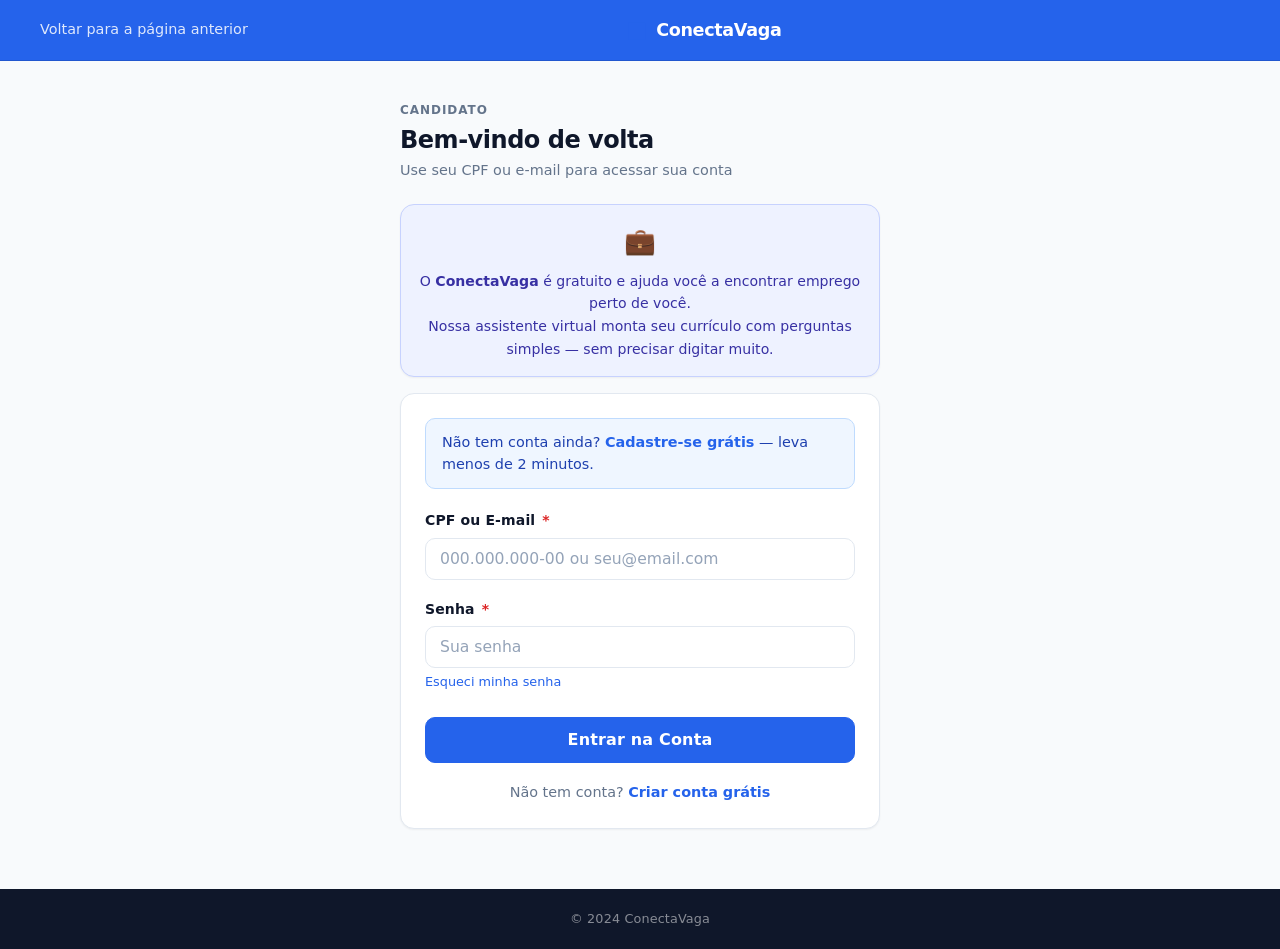
<file: candidato/login.html>
<!DOCTYPE html>
<html lang="pt-BR">
<head>
  <meta charset="UTF-8">
  <meta name="viewport" content="width=device-width, initial-scale=1.0">
  <title data-read>Entrar — Candidato | ConectaVaga</title>
  <link rel="stylesheet" href="../css/style.css">
</head>
<body class="auth-body">

  <header class="header">
    <div class="header-inner">
      <a href="../index.html" class="back-btn" data-read>Voltar para a página anterior</a>
      <a href="../index.html" class="logo">
        <span class="logo-icon">&#9632;</span>
        <span class="logo-text" data-read>ConectaVaga</span>
      </a>
      <div style="width:80px"></div>
    </div>
  </header>

  <main class="auth-main">
    <div class="auth-box">

      <p class="auth-eyebrow" data-read>Candidato</p>
      <h1 class="auth-title" data-read>Bem-vindo de volta</h1>
      <p class="auth-subtitle" data-read>Use seu CPF ou e-mail para acessar sua conta</p>

      <div class="card" style="background:#EEF2FF;border:1.5px solid #C7D2FE;border-radius:14px;padding:16px 18px;margin-bottom:16px;text-align:center;">
        <div style="font-size:1.6rem;margin-bottom:8px;">💼</div>
        <p style="font-size:0.88rem;color:#3730A3;line-height:1.6;margin:0;" data-read>
          O <strong>ConectaVaga</strong> é gratuito e ajuda você a encontrar emprego perto de você.<br>
          Nossa assistente virtual monta seu currículo com perguntas simples — sem precisar digitar muito.
        </p>
      </div>

      <div class="card">
        <div class="alert alert-info mb-3">
          <span data-read>Não tem conta ainda? <a href="cadastro.html" data-read><strong>Cadastre-se grátis</strong></a data-read> — leva menos de 2 minutos.</span>
        </div>

        <form id="loginForm" novalidate>
          <div class="form-group">
            <label class="form-label" for="cpfEmail" data-read>
            CPF ou E-mail <span class="form-required">*</span>
            </label>
            <input class="form-control" type="text" id="cpfEmail"
              placeholder="000.000.000-00 ou seu@email.com"
              required autocomplete="username">
          </div>

          <div class="form-group">
            <label class="form-label" for="senha" data-read>
            Senha <span class="form-required">*</span>
            </label>
            <input class="form-control" type="password" id="senha"
              placeholder="Sua senha" required autocomplete="current-password">
            <p class="form-hint"><a href="recuperar-senha.html" data-read>Esqueci minha senha</a></p>
          </div>

          <div id="erroLogin" class="alert alert-danger mb-2" style="display:none">
            <span data-read>CPF/e-mail ou senha incorretos. Tente novamente.</span>
          </div>

          <button type="submit" class="btn btn-primary btn-full btn-lg mt-1" data-read>
          Entrar na Conta
          </button>
        </form>

        <p class="auth-switch" data-read>
          Não tem conta? <a href="cadastro.html" data-read>Criar conta grátis</a>
        </p>
      </div>

    </div>
  </main>

  <footer class="footer">
    <p data-read>© 2024 ConectaVaga</p>
  </footer>

  <script>
    function limparErro(id) {
      document.getElementById(id).classList.remove('campo-erro');
    }
    document.getElementById('cpfEmail').addEventListener('input', function() { limparErro('cpfEmail'); });
    document.getElementById('senha').addEventListener('input',    function() { limparErro('senha'); });

    document.getElementById('loginForm').addEventListener('submit', function(e) {
      e.preventDefault();
      var idEl    = document.getElementById('cpfEmail');
      var senhaEl = document.getElementById('senha');
      var id      = idEl.value.trim();
      var senha   = senhaEl.value;
      var erro    = document.getElementById('erroLogin');
      var temErro = false;

      if (!id) {
        idEl.classList.add('campo-erro');
        idEl.focus();
        temErro = true;
      }
      if (!senha) {
        senhaEl.classList.add('campo-erro');
        if (!temErro) senhaEl.focus();
        temErro = true;
      }
      if (temErro) {
        erro.querySelector('span').textContent = 'Preencha os campos destacados em vermelho para continuar.';
        erro.style.display = 'flex';
        return;
      }
      erro.style.display = 'none';
      localStorage.setItem('cv_user_id', id);
      window.location.href = 'vagas.html';
    });
  </script>
<script src="../script.js"></script>
</body>
</html>
</file>
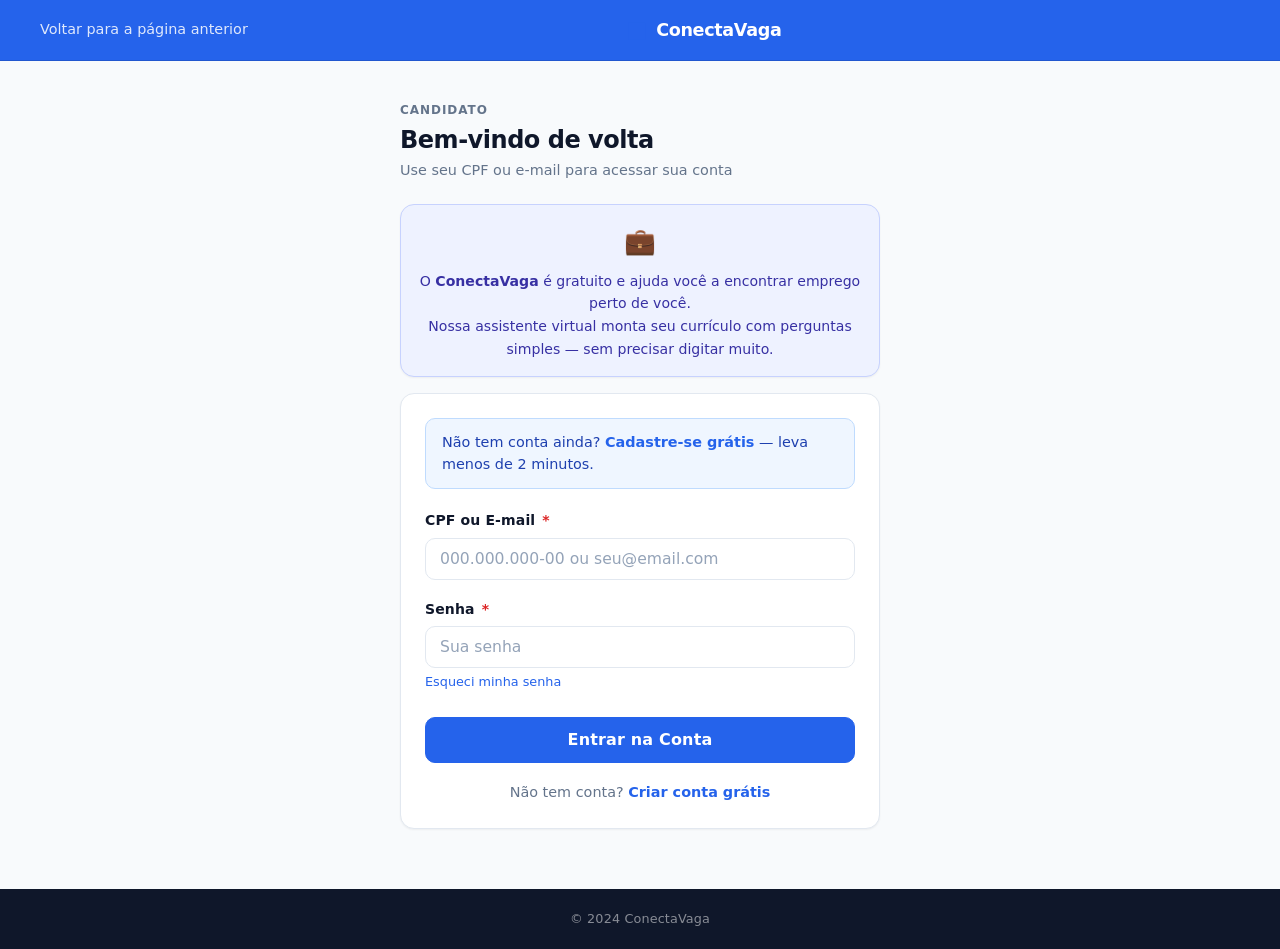
<file: candidato/perfil.html>
<!DOCTYPE html>
<html lang="pt-BR">
<head>
  <meta charset="UTF-8">
  <meta name="viewport" content="width=device-width, initial-scale=1.0">
  <title data-read>Meu Perfil | ConectaVaga</title>
  <link rel="stylesheet" href="../css/style.css">
</head>
<body>

  <header class="header">
    <div class="header-inner">
      <a href="vagas.html" class="back-btn" data-read>Voltar às vagas</a>
      <a href="../index.html" class="logo">
        <span class="logo-icon">&#9632;</span>
        <span class="logo-text" data-read>ConectaVaga</span>
      </a>
      <div style="width:120px"></div>
    </div>
  </header>

  <main style="max-width:560px;margin:0 auto;padding:28px 16px 60px;">

    <!-- Cabeçalho do perfil -->
    <div style="text-align:center;margin-bottom:28px;">
      <div id="avatarNome" style="
        width:72px;height:72px;border-radius:50%;
        background:linear-gradient(135deg,#4F46E5,#7C3AED);
        color:#fff;font-size:1.6rem;font-weight:800;
        display:flex;align-items:center;justify-content:center;
        margin:0 auto 14px;
      ">?</div>
      <h1 id="nomeCompleto" style="font-size:1.5rem;margin-bottom:4px;" data-read>Carregando...</h1>
      <p id="subTitulo" style="color:var(--text-muted);font-size:0.9rem;">—</p>
    </div>

    <!-- Alerta: currículo não criado -->
    <div id="alertaSemCurriculo" class="alert alert-warning mb-3" style="display:none;">
      <span data-read>Você ainda não criou seu currículo. <a href="curriculo.html" data-read><strong>Montar agora com a IA →</strong></a></span>
    </div>

    <!-- Seções do perfil -->
    <div id="secoesPerfil">

      <div class="card mb-2">
        <div style="font-size:0.72rem;font-weight:700;text-transform:uppercase;letter-spacing:.07em;color:#7C3AED;margin-bottom:8px;" data-read>Escolaridade</div>
        <div id="pEscolaridade" style="font-size:1rem;color:#0F172A;">—</div>
      </div>

      <div class="card mb-2">
        <div style="font-size:0.72rem;font-weight:700;text-transform:uppercase;letter-spacing:.07em;color:#7C3AED;margin-bottom:8px;" data-read>Área de interesse</div>
        <div id="pArea" style="font-size:1rem;color:#0F172A;">—</div>
      </div>

      <div class="card mb-2">
        <div style="font-size:0.72rem;font-weight:700;text-transform:uppercase;letter-spacing:.07em;color:#7C3AED;margin-bottom:8px;" data-read>Experiência</div>
        <div id="pExperiencia" style="font-size:1rem;color:#0F172A;line-height:1.6;">—</div>
      </div>

      <div class="card mb-2">
        <div style="font-size:0.72rem;font-weight:700;text-transform:uppercase;letter-spacing:.07em;color:#7C3AED;margin-bottom:8px;" data-read>Habilidades</div>
        <div id="pHabilidades" style="font-size:1rem;color:#0F172A;line-height:1.6;">—</div>
      </div>

      <div class="card mb-2" style="border-left:3px solid #7C3AED;">
        <div style="font-size:0.72rem;font-weight:700;text-transform:uppercase;letter-spacing:.07em;color:#7C3AED;margin-bottom:8px;" data-read>Perfil profissional (gerado pela IA)</div>
        <div id="pPerfil" style="font-size:1rem;color:#0F172A;line-height:1.6;font-style:italic;">—</div>
      </div>

    </div>

    <!-- Ações -->
    <div style="display:flex;flex-direction:column;gap:10px;margin-top:24px;">
      <a href="curriculo.html" class="btn btn-primary btn-full btn-lg" data-read>
        Atualizar meu currículo com a IA
      </a>
      <a href="vagas.html" class="btn btn-outline btn-full" data-read>
        Ver vagas disponíveis
      </a>
      <a href="candidaturas.html" class="btn btn-outline btn-full" data-read>
        Minhas candidaturas
      </a>
      <button onclick="sair()" class="btn btn-full" style="color:var(--danger);border:1.5px solid var(--border);background:transparent;margin-top:8px;" data-read>
        Sair da conta
      </button>
    </div>

  </main>

  <script>
    function sair() {
      if (confirm('Deseja sair da sua conta?')) {
        localStorage.removeItem('cv_user_id');
        window.location.href = 'login.html';
      }
    }

    var id    = localStorage.getItem('cv_user_id');
    var dados = id ? JSON.parse(localStorage.getItem('cv_user_' + id) || 'null') : null;

    if (!id) {
      window.location.href = 'login.html';
    } else if (!dados || !dados.curriculo_ok) {
      document.getElementById('nomeCompleto').textContent = localStorage.getItem('cv_nome') || 'Olá!';
      document.getElementById('avatarNome').textContent   = (localStorage.getItem('cv_nome') || 'U')[0].toUpperCase();
      document.getElementById('subTitulo').textContent    = 'Seu currículo ainda não foi criado';
      document.getElementById('alertaSemCurriculo').style.display = 'flex';
      document.getElementById('secoesPerfil').style.opacity = '0.4';
    } else {
      var nome = dados.nome || localStorage.getItem('cv_nome') || 'Usuário';
      document.getElementById('nomeCompleto').textContent   = nome;
      document.getElementById('avatarNome').textContent     = nome[0].toUpperCase();
      document.getElementById('subTitulo').textContent      = dados.area || '—';
      document.getElementById('pEscolaridade').textContent  = dados.escolaridade  || localStorage.getItem('cv_escolaridade') || '—';
      document.getElementById('pArea').textContent          = dados.area          || localStorage.getItem('cv_area')         || '—';
      document.getElementById('pExperiencia').textContent   = dados.experiencia   || localStorage.getItem('cv_experiencia')  || '—';
      document.getElementById('pHabilidades').textContent   = dados.habilidades   || localStorage.getItem('cv_habilidades')  || '—';
      document.getElementById('pPerfil').textContent        = dados.perfil        || localStorage.getItem('cv_perfil')       || '—';
    }
  </script>
<script src="../script.js"></script>
</body>
</html>
</file>
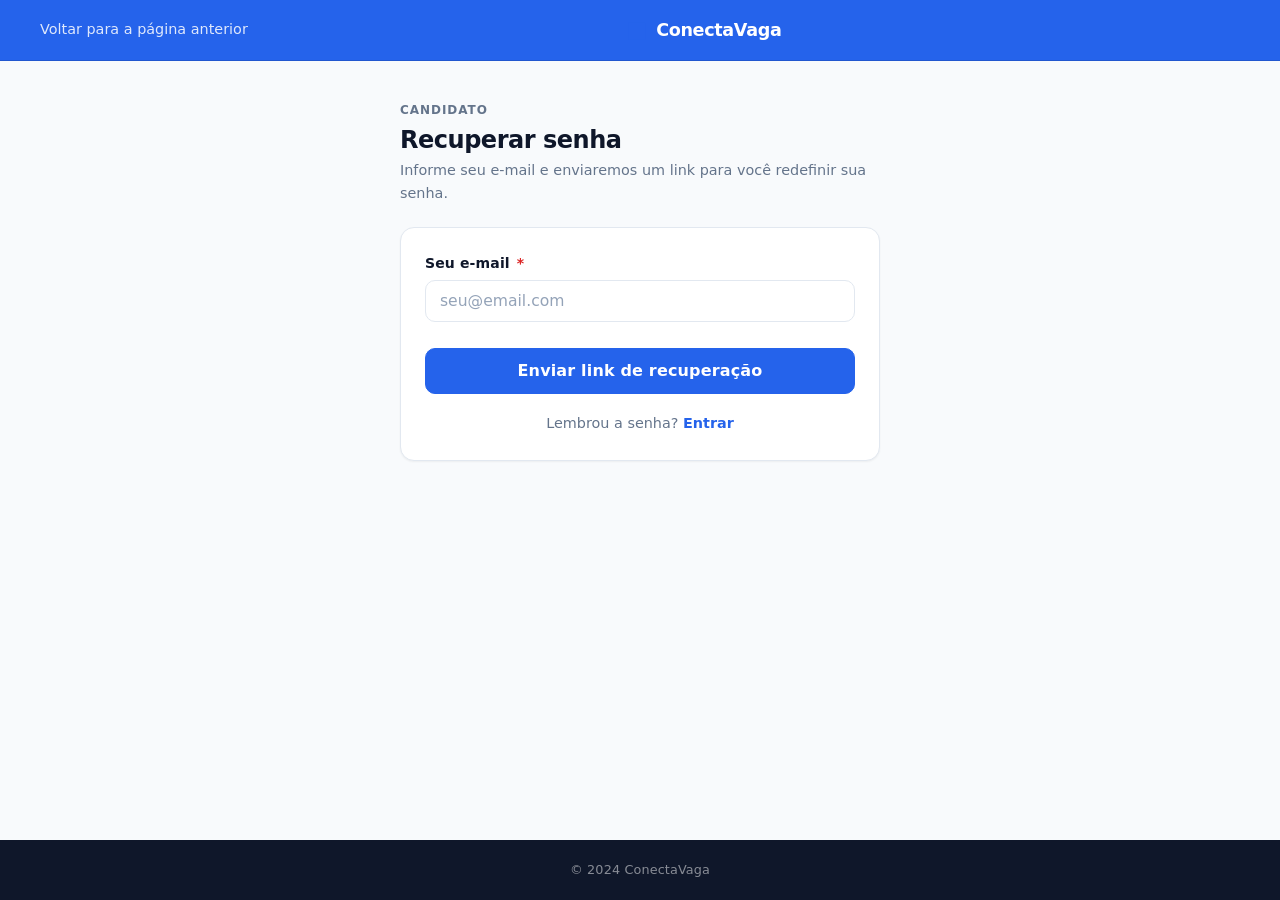
<file: candidato/recuperar-senha.html>
<!DOCTYPE html>
<html lang="pt-BR">
<head>
  <meta charset="UTF-8">
  <meta name="viewport" content="width=device-width, initial-scale=1.0">
  <title data-read>Recuperar Senha | ConectaVaga</title>
  <link rel="stylesheet" href="../css/style.css">
</head>
<body class="auth-body">

  <header class="header">
    <div class="header-inner">
      <a href="login.html" class="back-btn" data-read>Voltar para a página anterior</a>
      <a href="../index.html" class="logo">
        <span class="logo-icon">&#9632;</span>
        <span class="logo-text" data-read>ConectaVaga</span>
      </a>
      <div style="width:80px"></div>
    </div>
  </header>

  <main class="auth-main">
    <div class="auth-box">

      <p class="auth-eyebrow" data-read>Candidato</p>
      <h1 class="auth-title" data-read>Recuperar senha</h1>
      <p class="auth-subtitle" data-read>Informe seu e-mail e enviaremos um link para você redefinir sua senha.</p>

      <!-- Formulário -->
      <div class="card" id="cardForm">
        <form id="recuperarForm" novalidate>
          <div class="form-group">
            <label class="form-label" for="email" data-read>
              Seu e-mail <span class="form-required">*</span>
            </label>
            <input class="form-control" type="email" id="email"
              placeholder="seu@email.com" required autocomplete="email">
          </div>

          <div id="erroEmail" class="alert alert-danger mb-2" style="display:none;">
            <span data-read>Por favor, informe um e-mail válido.</span>
          </div>

          <button type="submit" class="btn btn-primary btn-full btn-lg mt-1" data-read>
          Enviar link de recuperação
          </button>
        </form>

        <p class="auth-switch" data-read>
          Lembrou a senha? <a href="login.html">Entrar</a>
        </p>
      </div>

      <!-- Tela de sucesso -->
      <div class="card" id="cardSucesso" style="display:none;text-align:center;padding:32px 24px;">
        <div style="width:56px;height:56px;border-radius:14px;background:#DCFCE7;color:#15803D;
          display:flex;align-items:center;justify-content:center;font-size:1.8rem;
          margin:0 auto 16px;">✅</div>
        <h2 style="font-size:1.3rem;font-weight:800;margin-bottom:8px;" data-read>E-mail enviado!</h2>
        <p class="text-muted" style="margin-bottom:20px;" data-read>
          Se esse e-mail estiver cadastrado, você receberá um link para redefinir sua senha em instantes.
          Verifique também sua caixa de spam.
        </p>
        <a href="login.html" class="btn btn-primary btn-full" data-read>Voltar ao login</a>
      </div>

    </div>
  </main>

  <footer class="footer">
    <p data-read>© 2024 ConectaVaga</p>
  </footer>

  <script>
    document.getElementById('recuperarForm').addEventListener('submit', function(e) {
      e.preventDefault();
      var email = document.getElementById('email').value.trim();
      var erro  = document.getElementById('erroEmail');

      if (!email || email.indexOf('@') === -1) {
        erro.style.display = 'flex';
        return;
      }

      erro.style.display = 'none';
      document.getElementById('cardForm').style.display    = 'none';
      document.getElementById('cardSucesso').style.display = 'block';
    });
  </script>
<script src="../script.js"></script>
</body>
</html>
</file>
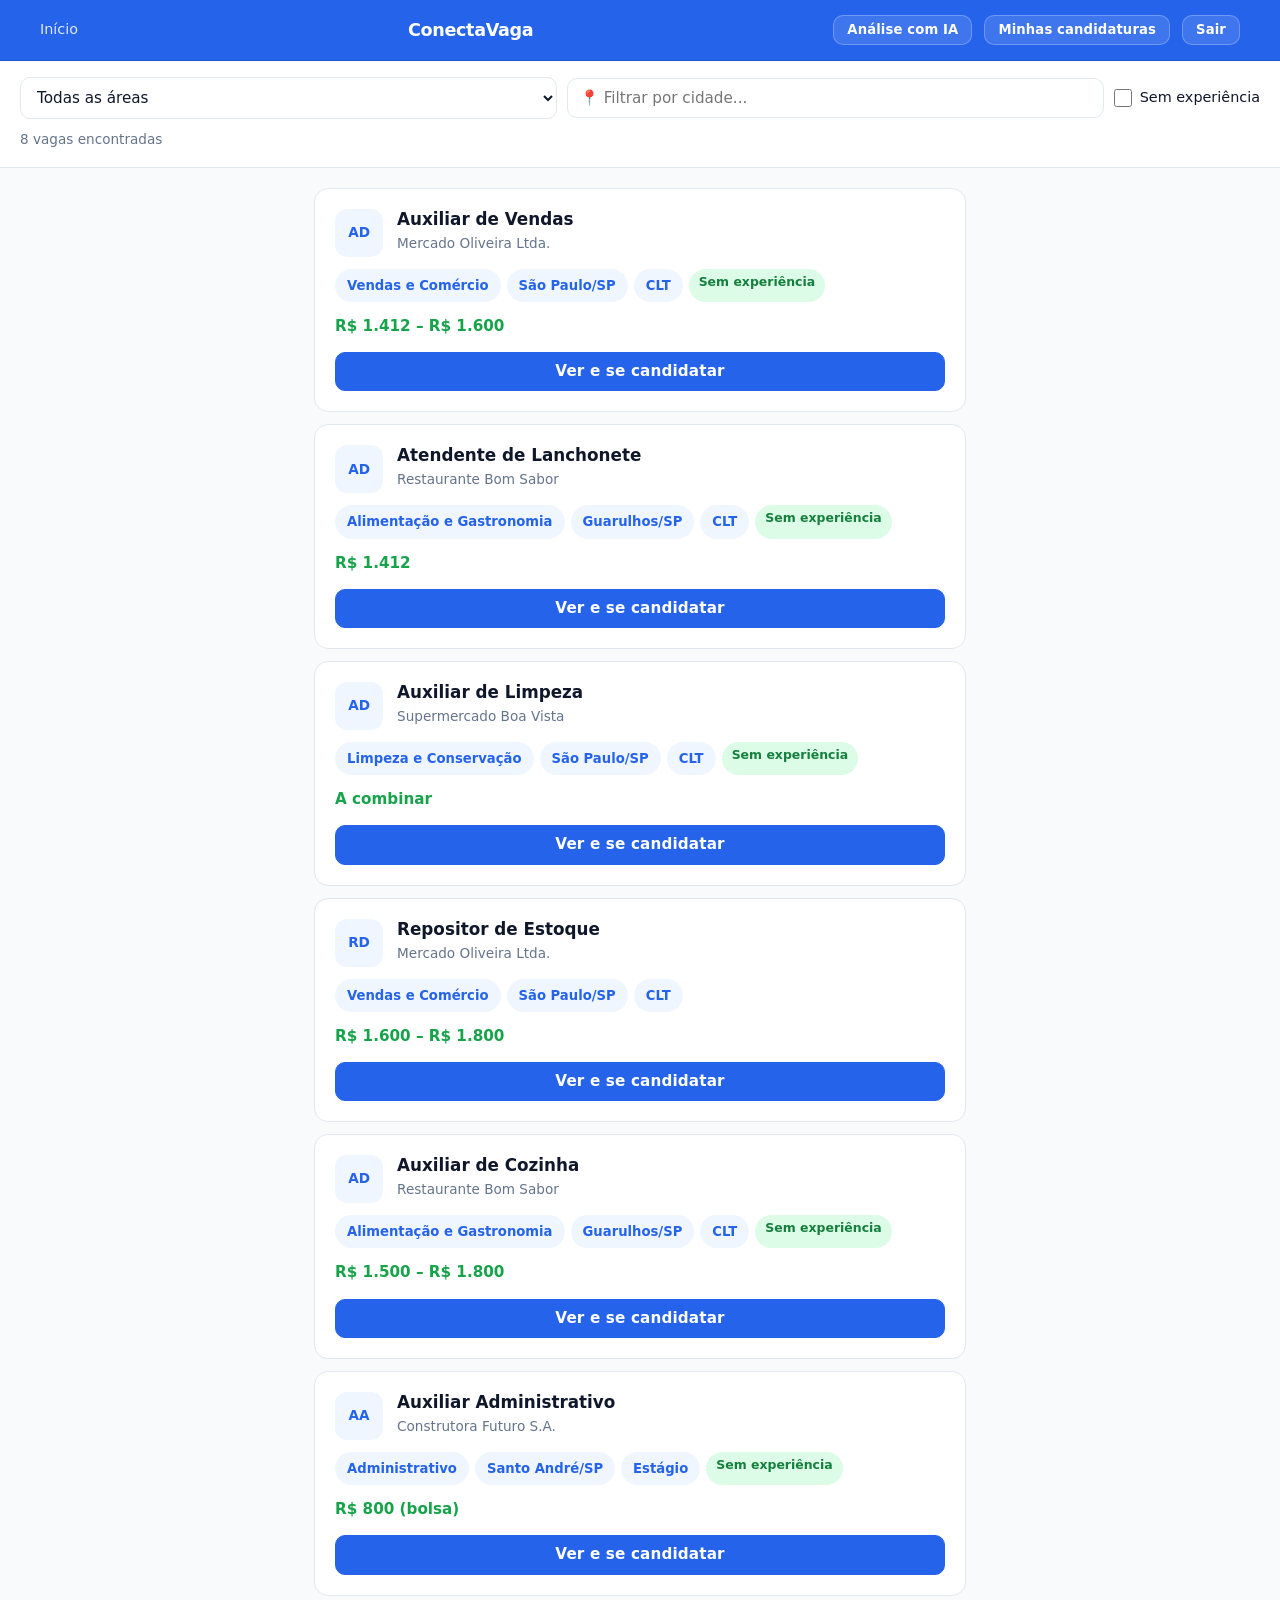
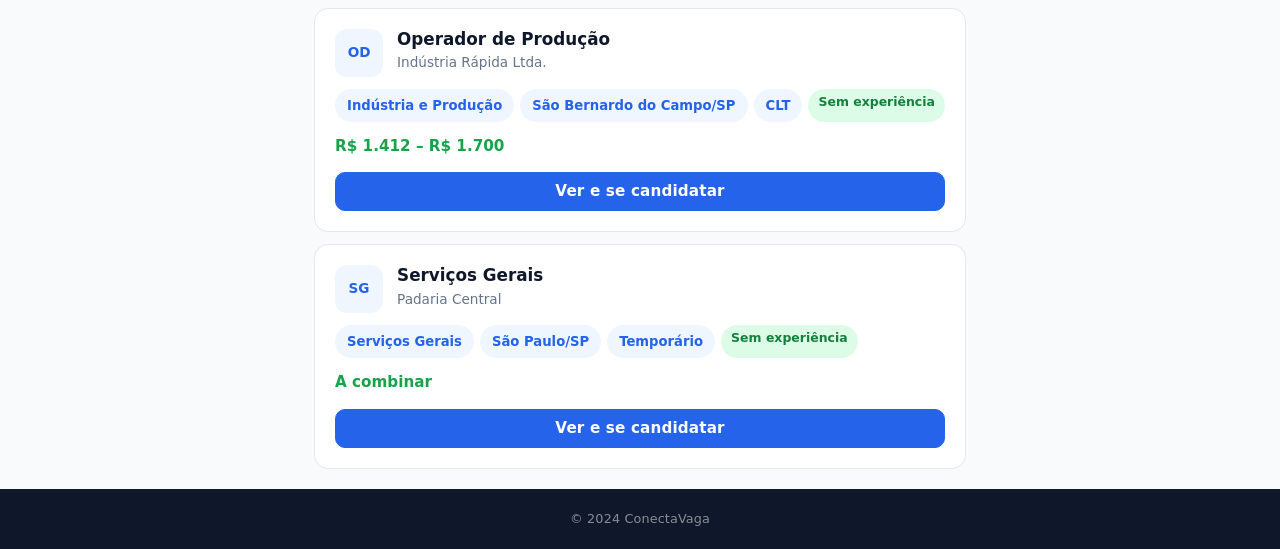
<file: candidato/vagas.html>
<!DOCTYPE html>
<html lang="pt-BR">
<head>
  <meta charset="UTF-8">
  <meta name="viewport" content="width=device-width, initial-scale=1.0">
  <title data-read>Vagas para você | ConectaVaga</title>
  <link rel="stylesheet" href="../css/style.css">
  <style>
    .filtro-bar { background:#fff; border-bottom:1px solid var(--border); padding:16px 20px; }
    .filtro-row { display:flex; gap:10px; flex-wrap:wrap; align-items:center; }
    .filtro-row select,
    .filtro-row input[type=text] {
      flex:1; min-width:160px;
      border:1px solid var(--border); border-radius:var(--r);
      padding:10px 12px; font-size:0.95rem; background:#fff;
      color:var(--text); outline:none; font-family:inherit;
    }
    .filtro-row select:focus,
    .filtro-row input[type=text]:focus { border-color:var(--blue); }
    .filtro-check { display:flex; align-items:center; gap:8px; font-size:0.9rem; white-space:nowrap; cursor:pointer; }
    .filtro-check input[type=checkbox] { width:18px; height:18px; accent-color:var(--blue); cursor:pointer; }
    .filtro-info { font-size:0.85rem; color:var(--text-muted); margin-top:10px; }

    .vagas-grid { display:flex; flex-direction:column; gap:12px; padding:20px; max-width:720px; margin:0 auto; }

    .vaga-card { background:#fff; border:1px solid var(--border); border-radius:var(--r-lg); padding:20px; transition:box-shadow 0.15s; }
    .vaga-card:hover { box-shadow:var(--s); }
    .vaga-card-topo { display:flex; gap:14px; align-items:flex-start; margin-bottom:12px; }
    .vaga-logo { width:48px; height:48px; border-radius:12px; background:var(--blue-light); color:var(--blue);
      display:flex; align-items:center; justify-content:center; font-weight:800; font-size:0.85rem; flex-shrink:0; }
    .vaga-titulo { font-weight:800; font-size:1.05rem; color:var(--text); line-height:1.3; }
    .vaga-empresa { font-size:0.85rem; color:var(--text-muted); margin-top:2px; }
    .vaga-chips { display:flex; flex-wrap:wrap; gap:6px; margin-bottom:12px; }
    .vaga-sal { font-size:0.95rem; font-weight:700; color:var(--green); margin-bottom:14px; }
    .badge-sem-exp { background:#DCFCE7; color:#15803D; font-size:0.78rem; font-weight:700;
      padding:3px 10px; border-radius:99px; display:inline-block; }

    .detalhe-wrap { max-width:680px; margin:0 auto; padding:24px 20px 56px; }
    .detalhe-topo { display:flex; gap:16px; align-items:flex-start; margin-bottom:20px; padding-bottom:20px; border-bottom:1px solid var(--border); }
    .detalhe-logo { width:64px; height:64px; border-radius:16px; background:var(--blue-light); color:var(--blue);
      display:flex; align-items:center; justify-content:center; font-weight:800; font-size:1rem; flex-shrink:0; }
    .detalhe-titulo { font-size:1.4rem; font-weight:800; letter-spacing:-0.02em; margin-bottom:4px; }
    .detalhe-empresa { font-size:0.95rem; color:var(--text-muted); }
    .detalhe-sec { margin-bottom:18px; }
    .detalhe-sec-label { font-size:0.78rem; font-weight:700; text-transform:uppercase; letter-spacing:0.06em; color:var(--text-muted); margin-bottom:6px; }
    .detalhe-sec-text { font-size:0.95rem; line-height:1.6; }
    .detalhe-info-grid { display:grid; grid-template-columns:1fr 1fr; gap:10px; margin-bottom:18px; }
    .info-item { background:var(--bg); border-radius:var(--r); padding:12px 14px; }
    .info-item-label { font-size:0.75rem; font-weight:700; text-transform:uppercase; letter-spacing:0.05em; color:var(--text-muted); margin-bottom:4px; }
    .info-item-valor { font-size:0.95rem; font-weight:600; }
    .info-item-valor.sal-verde { color:var(--green); }

    .sucesso-wrap { max-width:480px; margin:0 auto; padding:40px 20px; text-align:center; }
    .sucesso-icon { width:64px; height:64px; border-radius:16px; background:#DCFCE7; color:var(--green);
      display:flex; align-items:center; justify-content:center; font-size:0.85rem; font-weight:800; margin:0 auto 20px; }
    .sem-resultado { text-align:center; padding:40px 20px; }

    @media(max-width:520px) {
      .detalhe-info-grid { grid-template-columns:1fr; }
      .filtro-row select,
      .filtro-row input[type=text] { min-width:100%; flex:unset; width:100%; }
    }
  </style>
</head>
<body style="min-height:100vh;display:flex;flex-direction:column;">

  <header class="header">
    <div class="header-inner">
      <a href="../index.html" class="back-btn" data-read>Início</a>
      <a href="../index.html" class="logo">
        <span class="logo-icon">&#9632;</span>
        <span class="logo-text" data-read>ConectaVaga</span>
      </a>
      <div class="header-user-info">
        <a href="curriculo.html" class="btn btn-ghost btn-sm" data-read>Análise com IA</a>
        <a href="candidaturas.html" class="btn btn-ghost btn-sm" data-read>Minhas candidaturas</a>
        <a href="../index.html" class="btn btn-ghost btn-sm" data-read>Sair</a>
      </div>
    </div>
  </header>

  <!-- Tela 1: listagem de vagas -->
  <div id="telaLista" style="flex:1;display:flex;flex-direction:column;">
    <div class="filtro-bar">
      <div class="filtro-row">
        <select id="filtroArea">
          <option value="" data-read>Todas as áreas</option>
          <option data-read>Vendas e Comércio</option>
          <option data-read>Administrativo</option>
          <option data-read>Alimentação e Gastronomia</option>
          <option data-read>Limpeza e Conservação</option>
          <option data-read>Logística e Transporte</option>
          <option data-read>Construção Civil</option>
          <option data-read>Saúde e Cuidados</option>
          <option data-read>Educação</option>
          <option data-read>Segurança</option>
          <option data-read>Tecnologia</option>
          <option data-read>Indústria e Produção</option>
          <option data-read>Serviços Gerais</option>
        </select>
        <input type="text" id="filtroCidade" placeholder="📍 Filtrar por cidade...">
        <label class="filtro-check">
          <input type="checkbox" id="filtroSemExp" data-read>
          Sem experiência
        </label>
      </div>
      <p class="filtro-info" id="filtroInfo"></p>
    </div>

    <div class="vagas-grid" id="vagasGrid"></div>

    <div class="sem-resultado" id="semResultados" style="display:none;">
      <p style="font-size:1.1rem;font-weight:700;margin-bottom:8px;" data-read>Nenhuma vaga encontrada</p>
      <p class="text-muted" data-read>Tente outros filtros para encontrar mais oportunidades.</p>
      <button class="btn btn-outline mt-3" onclick="limparFiltros()" data-read>Limpar filtros</button>
    </div>
  </div>

  <!-- Tela 2: detalhe da vaga -->
  <div id="telaDetalhe" style="display:none;flex:1;">
    <div class="detalhe-wrap">
      <button class="btn btn-outline btn-sm mb-4" onclick="voltarLista()" data-read>Voltar às vagas</button>
      <div id="detalheConteudo"></div>

      <div id="jaCandidatou" class="alert alert-success mb-3" style="display:none;">
        <span data-read>Você já se candidatou a esta vaga.</span>
      </div>

      <button id="btnCandidatar" class="btn btn-primary btn-full btn-lg" onclick="confirmarCandidatura()" data-read>
        Candidatar-se a esta vaga
      </button>
      <a href="candidaturas.html" id="linkMinhasCandidaturas" class="btn btn-outline btn-full mt-2" style="display:none;" data-read>
        Ver minhas candidaturas
      </a>
      <button class="btn btn-outline btn-full mt-2" onclick="voltarLista()" data-read>Ver outras vagas</button>
    </div>
  </div>

  <!-- Tela 3: candidatura confirmada -->
  <div id="telaSucesso" style="display:none;flex:1;align-items:center;justify-content:center;">
    <div class="sucesso-wrap">
      <div class="sucesso-icon" style="font-size:1.8rem;">🎉</div>
      <h2 style="font-size:1.6rem;font-weight:800;margin-bottom:10px;letter-spacing:-0.02em;" data-read>
        Candidatura enviada!
      </h2>
      <p class="text-muted" style="margin-bottom:28px;" data-read>
        Sua candidatura foi registrada com sucesso.
        Assim que a empresa analisar seu perfil, você poderá acompanhar aqui.
      </p>
      <div style="display:flex;flex-direction:column;gap:12px;">
        <a href="candidaturas.html" class="btn btn-primary btn-lg" data-read>Ver minhas candidaturas</a>
        <button class="btn btn-outline btn-lg" onclick="voltarLista()" data-read>Ver mais vagas</button>
      </div>
    </div>
  </div>

  <footer class="footer">
    <p data-read>© 2024 ConectaVaga</p>
  </footer>

  <script>
    var VAGAS = [
      {
        id: 1,
        titulo: 'Auxiliar de Vendas',
        empresa: 'Mercado Oliveira Ltda.',
        area: 'Vendas e Comércio',
        cidade: 'São Paulo',
        estado: 'SP',
        contrato: 'CLT (carteira assinada)',
        turno: 'Integral (8h)',
        salario: 'R$ 1.412 – R$ 1.600',
        semExperiencia: true,
        descricao: 'Atendimento aos clientes no balcão e caixa, organização das prateleiras e controle básico de estoque. Ambiente de trabalho agradável com equipe receptiva.',
        requisitos: 'Ensino Médio completo. Gostar de atender pessoas. Disponibilidade para fins de semana.',
        beneficios: 'Vale-transporte, Vale-alimentação, Plano de saúde após período de experiência.'
      },
      {
        id: 2,
        titulo: 'Atendente de Lanchonete',
        empresa: 'Restaurante Bom Sabor',
        area: 'Alimentação e Gastronomia',
        cidade: 'Guarulhos',
        estado: 'SP',
        contrato: 'CLT (carteira assinada)',
        turno: 'Tarde',
        salario: 'R$ 1.412',
        semExperiencia: true,
        descricao: 'Atendimento e montagem de pedidos, limpeza e organização do ambiente, operação de caixa e entrega no balcão.',
        requisitos: 'Ensino Médio incompleto aceito. Boa comunicação e agilidade. Disponibilidade para o turno da tarde (12h–20h).',
        beneficios: 'Vale-transporte, Refeição no local, Uniformes fornecidos.'
      },
      {
        id: 3,
        titulo: 'Auxiliar de Limpeza',
        empresa: 'Supermercado Boa Vista',
        area: 'Limpeza e Conservação',
        cidade: 'São Paulo',
        estado: 'SP',
        contrato: 'CLT (carteira assinada)',
        turno: 'Manhã',
        salario: 'A combinar',
        semExperiencia: true,
        descricao: 'Limpeza e conservação das áreas internas do supermercado, corredores, banheiros e área de estoque.',
        requisitos: 'Não é necessária experiência anterior. Disposição e responsabilidade.',
        beneficios: 'Vale-transporte, Vale-alimentação.'
      },
      {
        id: 4,
        titulo: 'Repositor de Estoque',
        empresa: 'Mercado Oliveira Ltda.',
        area: 'Vendas e Comércio',
        cidade: 'São Paulo',
        estado: 'SP',
        contrato: 'CLT (carteira assinada)',
        turno: 'Noturno',
        salario: 'R$ 1.600 – R$ 1.800',
        semExperiencia: false,
        descricao: 'Organização e reposição de produtos nas gôndolas, controle de validade, recebimento e conferência de mercadorias.',
        requisitos: 'Experiência anterior em repositor ou estoque. Ensino Médio completo. Disponibilidade para trabalho noturno.',
        beneficios: 'Vale-transporte, Adicional noturno, Plano de saúde.'
      },
      {
        id: 5,
        titulo: 'Auxiliar de Cozinha',
        empresa: 'Restaurante Bom Sabor',
        area: 'Alimentação e Gastronomia',
        cidade: 'Guarulhos',
        estado: 'SP',
        contrato: 'CLT (carteira assinada)',
        turno: 'Integral (8h)',
        salario: 'R$ 1.500 – R$ 1.800',
        semExperiencia: true,
        descricao: 'Auxílio no preparo de pratos, higienização de utensílios e ambiente de cozinha, organização de ingredientes.',
        requisitos: 'Ensino Fundamental completo. Vontade de aprender. Gostar de trabalhar com alimentação.',
        beneficios: 'Refeição no local, Vale-transporte, Uniformes fornecidos.'
      },
      {
        id: 6,
        titulo: 'Auxiliar Administrativo',
        empresa: 'Construtora Futuro S.A.',
        area: 'Administrativo',
        cidade: 'Santo André',
        estado: 'SP',
        contrato: 'Estágio',
        turno: 'Meio período — manhã',
        salario: 'R$ 800 (bolsa)',
        semExperiencia: true,
        descricao: 'Apoio em tarefas administrativas: digitação, organização de documentos, atendimento telefônico e controle de planilhas básicas.',
        requisitos: 'Cursando Ensino Médio ou Superior. Noções básicas de informática. Organização e atenção.',
        beneficios: 'Vale-transporte, Bolsa estágio, Possibilidade de efetivação.'
      },
      {
        id: 7,
        titulo: 'Operador de Produção',
        empresa: 'Indústria Rápida Ltda.',
        area: 'Indústria e Produção',
        cidade: 'São Bernardo do Campo',
        estado: 'SP',
        contrato: 'CLT (carteira assinada)',
        turno: 'Integral (8h)',
        salario: 'R$ 1.412 – R$ 1.700',
        semExperiencia: true,
        descricao: 'Operação de máquinas na linha de produção, controle de qualidade básico e organização do posto de trabalho. Treinamento oferecido.',
        requisitos: 'Ensino Médio completo. Pontualidade e responsabilidade. Experiência não é necessária.',
        beneficios: 'Vale-transporte, Vale-alimentação, Plano de saúde, PLR anual.'
      },
      {
        id: 8,
        titulo: 'Serviços Gerais',
        empresa: 'Padaria Central',
        area: 'Serviços Gerais',
        cidade: 'São Paulo',
        estado: 'SP',
        contrato: 'Temporário',
        turno: 'Flexível',
        salario: 'A combinar',
        semExperiencia: true,
        descricao: 'Limpeza e organização do estabelecimento, pequenas manutenções e apoio às atividades gerais da padaria.',
        requisitos: 'Não é necessária experiência. Disposição e pontualidade.',
        beneficios: 'Vale-transporte, Alimentação no local, Possibilidade de contratação efetiva.'
      }
    ];

    var vagaAtual = null;

    function iniciais(titulo) {
      return titulo.split(' ').slice(0, 2).map(function(w) { return w[0]; }).join('').toUpperCase();
    }

    function candidaturasIds() {
      var lista = JSON.parse(localStorage.getItem('cv_candidaturas') || '[]');
      return lista.map(function(c) { return c.id; });
    }

    function renderVagas() {
      var area   = document.getElementById('filtroArea').value;
      var cidade = document.getElementById('filtroCidade').value.trim().toLowerCase();
      var semExp = document.getElementById('filtroSemExp').checked;
      var jaFeitos = candidaturasIds();

      var filtradas = VAGAS.filter(function(v) {
        if (area   && v.area !== area) return false;
        if (cidade && v.cidade.toLowerCase().indexOf(cidade) === -1) return false;
        if (semExp && !v.semExperiencia) return false;
        return true;
      });

      var grid   = document.getElementById('vagasGrid');
      var semRes = document.getElementById('semResultados');

      document.getElementById('filtroInfo').textContent =
        filtradas.length + (filtradas.length === 1 ? ' vaga encontrada' : ' vagas encontradas');

      if (filtradas.length === 0) {
        grid.innerHTML = '';
        semRes.style.display = 'block';
        return;
      }

      semRes.style.display = 'none';
      grid.innerHTML = filtradas.map(function(v) {
        var jaFez = jaFeitos.indexOf(v.id) !== -1;
        return '<div class="vaga-card">' +
          '<div class="vaga-card-topo">' +
            '<div class="vaga-logo">' + iniciais(v.titulo) + '</div>' +
            '<div>' +
              '<div class="vaga-titulo">' + v.titulo + '</div>' +
              '<div class="vaga-empresa">' + v.empresa + '</div>' +
            '</div>' +
          '</div>' +
          '<div class="vaga-chips">' +
            '<span class="tag-chip">' + v.area + '</span>' +
            '<span class="tag-chip">' + v.cidade + '/' + v.estado + '</span>' +
            '<span class="tag-chip">' + v.contrato.split(' ')[0] + '</span>' +
            (v.semExperiencia ? '<span class="badge-sem-exp">Sem experiência</span>' : '') +
            (jaFez ? '<span class="badge badge-success">Candidatado</span>' : '') +
          '</div>' +
          '<div class="vaga-sal">' + v.salario + '</div>' +
          '<button class="btn btn-primary btn-full" onclick="abrirVaga(' + v.id + ')">' +
            (jaFez ? 'Ver vaga' : 'Ver e se candidatar') +
          '</button>' +
        '</div>';
      }).join('');
    }

    function abrirVaga(id) {
      vagaAtual = null;
      for (var i = 0; i < VAGAS.length; i++) {
        if (VAGAS[i].id === id) { vagaAtual = VAGAS[i]; break; }
      }
      if (!vagaAtual) return;

      var jaFez = candidaturasIds().indexOf(id) !== -1;

      document.getElementById('detalheConteudo').innerHTML =
        '<div class="detalhe-topo">' +
          '<div class="detalhe-logo">' + iniciais(vagaAtual.titulo) + '</div>' +
          '<div>' +
            '<div class="detalhe-titulo">' + vagaAtual.titulo + '</div>' +
            '<div class="detalhe-empresa">' + vagaAtual.empresa + ' &middot; ' + vagaAtual.cidade + '/' + vagaAtual.estado + '</div>' +
            (vagaAtual.semExperiencia ? '<span class="badge-sem-exp" style="margin-top:6px;display:inline-block;">Sem experiência</span>' : '') +
          '</div>' +
        '</div>' +
        '<div class="detalhe-info-grid">' +
          '<div class="info-item"><div class="info-item-label">📄 Contrato</div><div class="info-item-valor">' + vagaAtual.contrato + '</div></div>' +
          '<div class="info-item"><div class="info-item-label">⏰ Turno</div><div class="info-item-valor">' + vagaAtual.turno + '</div></div>' +
          '<div class="info-item"><div class="info-item-label">💰 Salário</div><div class="info-item-valor sal-verde">' + vagaAtual.salario + '</div></div>' +
          '<div class="info-item"><div class="info-item-label">🏭 Área</div><div class="info-item-valor">' + vagaAtual.area + '</div></div>' +
        '</div>' +
        '<div class="detalhe-sec"><div class="detalhe-sec-label">💼 O que você vai fazer</div><div class="detalhe-sec-text">' + vagaAtual.descricao + '</div></div>' +
        '<div class="detalhe-sec"><div class="detalhe-sec-label">✅ Requisitos</div><div class="detalhe-sec-text">' + vagaAtual.requisitos + '</div></div>' +
        '<div class="detalhe-sec"><div class="detalhe-sec-label">🎁 Benefícios</div><div class="detalhe-sec-text">' + vagaAtual.beneficios + '</div></div>';

      document.getElementById('jaCandidatou').style.display   = jaFez ? 'flex' : 'none';
      document.getElementById('btnCandidatar').style.display   = jaFez ? 'none' : 'block';
      document.getElementById('linkMinhasCandidaturas').style.display = jaFez ? 'block' : 'none';

      document.getElementById('telaLista').style.display   = 'none';
      document.getElementById('telaDetalhe').style.display = 'block';
      document.getElementById('telaSucesso').style.display = 'none';
      window.scrollTo(0, 0);
    }

    function confirmarCandidatura() {
      if (!vagaAtual) return;
      var lista = JSON.parse(localStorage.getItem('cv_candidaturas') || '[]');
      var jaExiste = lista.some(function(c) { return c.id === vagaAtual.id; });
      if (!jaExiste) {
        var hoje = new Date().toLocaleDateString('pt-BR');
        lista.push({
          id:      vagaAtual.id,
          titulo:  vagaAtual.titulo,
          empresa: vagaAtual.empresa,
          area:    vagaAtual.area,
          cidade:  vagaAtual.cidade,
          data:    hoje,
          status:  'Em análise'
        });
        localStorage.setItem('cv_candidaturas', JSON.stringify(lista));
      }
      document.getElementById('telaLista').style.display   = 'none';
      document.getElementById('telaDetalhe').style.display = 'none';
      document.getElementById('telaSucesso').style.display = 'flex';
      window.scrollTo(0, 0);
    }

    function voltarLista() {
      vagaAtual = null;
      document.getElementById('telaLista').style.display   = 'flex';
      document.getElementById('telaDetalhe').style.display = 'none';
      document.getElementById('telaSucesso').style.display = 'none';
      renderVagas();
      window.scrollTo(0, 0);
    }

    function limparFiltros() {
      document.getElementById('filtroArea').value       = '';
      document.getElementById('filtroCidade').value     = '';
      document.getElementById('filtroSemExp').checked   = false;
      renderVagas();
    }

    document.addEventListener('DOMContentLoaded', function() {
      var areaUsuario = localStorage.getItem('cv_area') || '';
      var semExp      = localStorage.getItem('cv_semexp') === '1';
      var nomeUsuario = localStorage.getItem('cv_nome') || '';

      if (nomeUsuario) {
        var primeiroNome = nomeUsuario.split(' ')[0];
        document.getElementById('filtroInfo').textContent = 'Olá, ' + primeiroNome + '! Veja as vagas selecionadas para você:';
      }

      if (areaUsuario) {
        var sel = document.getElementById('filtroArea');
        for (var i = 0; i < sel.options.length; i++) {
          if (sel.options[i].value === areaUsuario) { sel.selectedIndex = i; break; }
        }
      }

      if (semExp) {
        document.getElementById('filtroSemExp').checked = true;
      }

      document.getElementById('filtroArea').addEventListener('change', renderVagas);
      document.getElementById('filtroCidade').addEventListener('input', renderVagas);
      document.getElementById('filtroSemExp').addEventListener('change', renderVagas);

      renderVagas();
    });
  </script>
<script src="../script.js"></script>
</body>
</html>
</file>
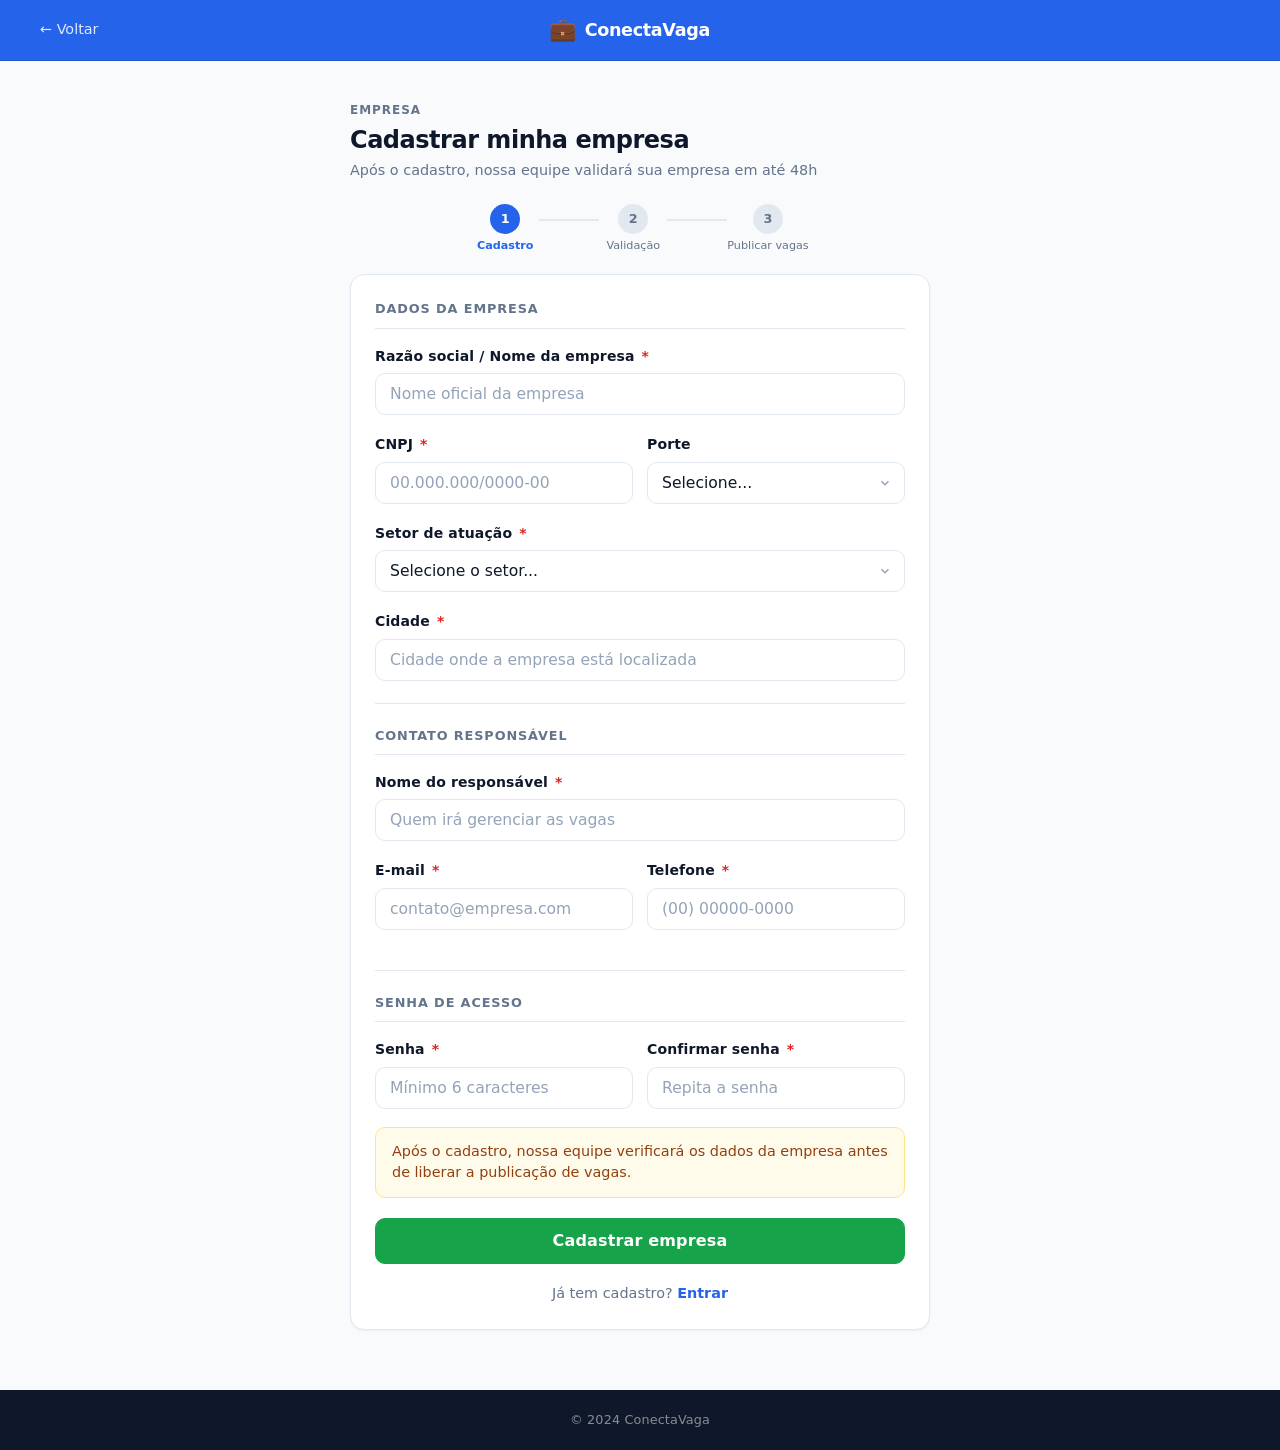
<file: empresa/cadastro.html>
<!DOCTYPE html>
<html lang="pt-BR">
<head>
  <meta charset="UTF-8">
  <meta name="viewport" content="width=device-width, initial-scale=1.0">
  <title>Cadastrar Empresa | ConectaVaga</title>
  <link rel="stylesheet" href="../css/style.css">
</head>
<body class="auth-body">

  <header class="header">
    <div class="header-inner">
      <a href="../index.html" class="back-btn">← Voltar</a>
      <a href="../index.html" class="logo">
        <span class="logo-icon">💼</span>
        <span class="logo-text">ConectaVaga</span>
      </a>
      <div style="width:80px"></div>
    </div>
  </header>

  <main class="auth-main">
    <div class="auth-box" style="max-width:580px">

      <p class="auth-eyebrow">Empresa</p>
      <h1 class="auth-title">Cadastrar minha empresa</h1>
      <p class="auth-subtitle">Após o cadastro, nossa equipe validará sua empresa em até 48h</p>

      <div class="progress-bar mb-3">
        <div class="step-wrap">
          <div class="step-dot active">1</div>
          <div class="step-name active">Cadastro</div>
        </div>
        <div class="step-line"></div>
        <div class="step-wrap">
          <div class="step-dot">2</div>
          <div class="step-name">Validação</div>
        </div>
        <div class="step-line"></div>
        <div class="step-wrap">
          <div class="step-dot">3</div>
          <div class="step-name">Publicar vagas</div>
        </div>
      </div>

      <div class="card">
        <form id="cadastroEmpresaForm" novalidate>

          <p class="form-section-title">Dados da empresa</p>

          <div class="form-group">
            <label class="form-label" for="razaoSocial">
              Razão social / Nome da empresa <span class="form-required">*</span>
            </label>
            <input class="form-control" type="text" id="razaoSocial"
              placeholder="Nome oficial da empresa" required>
          </div>
          <div class="form-row">
            <div class="form-group">
              <label class="form-label" for="cnpj">CNPJ <span class="form-required">*</span></label>
              <input class="form-control" type="text" id="cnpj"
                placeholder="00.000.000/0000-00" required maxlength="18">
            </div>
            <div class="form-group">
              <label class="form-label" for="porte">Porte</label>
              <select class="form-control" id="porte">
                <option value="">Selecione...</option>
                <option>MEI</option>
                <option>Microempresa (ME)</option>
                <option>Pequena empresa</option>
                <option>Média empresa</option>
                <option>Grande empresa</option>
              </select>
            </div>
          </div>
          <div class="form-group">
            <label class="form-label" for="setor">Setor de atuação <span class="form-required">*</span></label>
            <select class="form-control" id="setor" required>
              <option value="">Selecione o setor...</option>
              <option>Comércio Varejista</option>
              <option>Alimentação e Restaurantes</option>
              <option>Construção Civil</option>
              <option>Saúde</option>
              <option>Educação</option>
              <option>Logística e Transporte</option>
              <option>Indústria</option>
              <option>Serviços Gerais</option>
              <option>Tecnologia</option>
              <option>Agronegócio</option>
              <option>Outro</option>
            </select>
          </div>
          <div class="form-group">
            <label class="form-label" for="cidade">Cidade <span class="form-required">*</span></label>
            <input class="form-control" type="text" id="cidade"
              placeholder="Cidade onde a empresa está localizada" required>
          </div>

          <hr class="form-divider">
          <p class="form-section-title">Contato responsável</p>

          <div class="form-group">
            <label class="form-label" for="responsavel">
              Nome do responsável <span class="form-required">*</span>
            </label>
            <input class="form-control" type="text" id="responsavel"
              placeholder="Quem irá gerenciar as vagas" required>
          </div>
          <div class="form-row">
            <div class="form-group">
              <label class="form-label" for="email">E-mail <span class="form-required">*</span></label>
              <input class="form-control" type="email" id="email"
                placeholder="contato@empresa.com" required autocomplete="email">
            </div>
            <div class="form-group">
              <label class="form-label" for="telefone">Telefone <span class="form-required">*</span></label>
              <input class="form-control" type="tel" id="telefone"
                placeholder="(00) 00000-0000" required maxlength="15">
            </div>
          </div>

          <hr class="form-divider">
          <p class="form-section-title">Senha de acesso</p>

          <div class="form-row">
            <div class="form-group">
              <label class="form-label" for="senha">Senha <span class="form-required">*</span></label>
              <input class="form-control" type="password" id="senha"
                placeholder="Mínimo 6 caracteres" required minlength="6"
                autocomplete="new-password">
            </div>
            <div class="form-group">
              <label class="form-label" for="confirmarSenha">Confirmar senha <span class="form-required">*</span></label>
              <input class="form-control" type="password" id="confirmarSenha"
                placeholder="Repita a senha" required autocomplete="new-password">
            </div>
          </div>

          <div class="alert alert-warning">
            <span>Após o cadastro, nossa equipe verificará os dados da empresa antes de liberar a publicação de vagas.</span>
          </div>

          <div id="erroCampos" class="alert alert-danger mt-2" style="display:none">
            <span>Preencha todos os campos obrigatórios (*).</span>
          </div>
          <div id="erroSenha" class="alert alert-danger mt-2" style="display:none">
            <span>As senhas não coincidem.</span>
          </div>

          <button type="submit" class="btn btn-secondary btn-full btn-lg mt-3">
            Cadastrar empresa
          </button>
        </form>

        <p class="auth-switch">
          Já tem cadastro? <a href="login.html">Entrar</a>
        </p>
      </div>

    </div>
  </main>

  <footer class="footer">
    <p>© 2024 ConectaVaga</p>
  </footer>

  <script>
    document.getElementById('cnpj').addEventListener('input', function() {
      let v = this.value.replace(/\D/g, '').slice(0, 14);
      v = v.replace(/(\d{2})(\d)/, '$1.$2');
      v = v.replace(/(\d{3})(\d)/, '$1.$2');
      v = v.replace(/(\d{3})(\d)/, '$1/$2');
      v = v.replace(/(\d{4})(\d{1,2})$/, '$1-$2');
      this.value = v;
    });

    document.getElementById('telefone').addEventListener('input', function() {
      let v = this.value.replace(/\D/g, '').slice(0, 11);
      if (v.length <= 10) {
        v = v.replace(/(\d{2})(\d{4})(\d{0,4})/, '($1) $2-$3');
      } else {
        v = v.replace(/(\d{2})(\d{5})(\d{0,4})/, '($1) $2-$3');
      }
      this.value = v.trim().replace(/-$/, '');
    });

    document.getElementById('cadastroEmpresaForm').addEventListener('submit', function(e) {
      e.preventDefault();
      const razao   = document.getElementById('razaoSocial').value.trim();
      const cnpj    = document.getElementById('cnpj').value.trim();
      const setor   = document.getElementById('setor').value;
      const cidade  = document.getElementById('cidade').value.trim();
      const resp    = document.getElementById('responsavel').value.trim();
      const email   = document.getElementById('email').value.trim();
      const tel     = document.getElementById('telefone').value.trim();
      const senha   = document.getElementById('senha').value;
      const confirm = document.getElementById('confirmarSenha').value;

      document.getElementById('erroCampos').style.display = 'none';
      document.getElementById('erroSenha').style.display  = 'none';

      if (!razao || !cnpj || !setor || !cidade || !resp || !email || !tel || !senha || !confirm) {
        document.getElementById('erroCampos').style.display = 'flex';
        return;
      }
      if (senha !== confirm) {
        document.getElementById('erroSenha').style.display = 'flex';
        return;
      }

      localStorage.setItem('empresa_nome',   razao);
      localStorage.setItem('empresa_setor',  setor);
      localStorage.setItem('empresa_cidade', cidade);

      window.location.href = 'validacao.html';
    });
  </script>

</body>
</html>
</file>
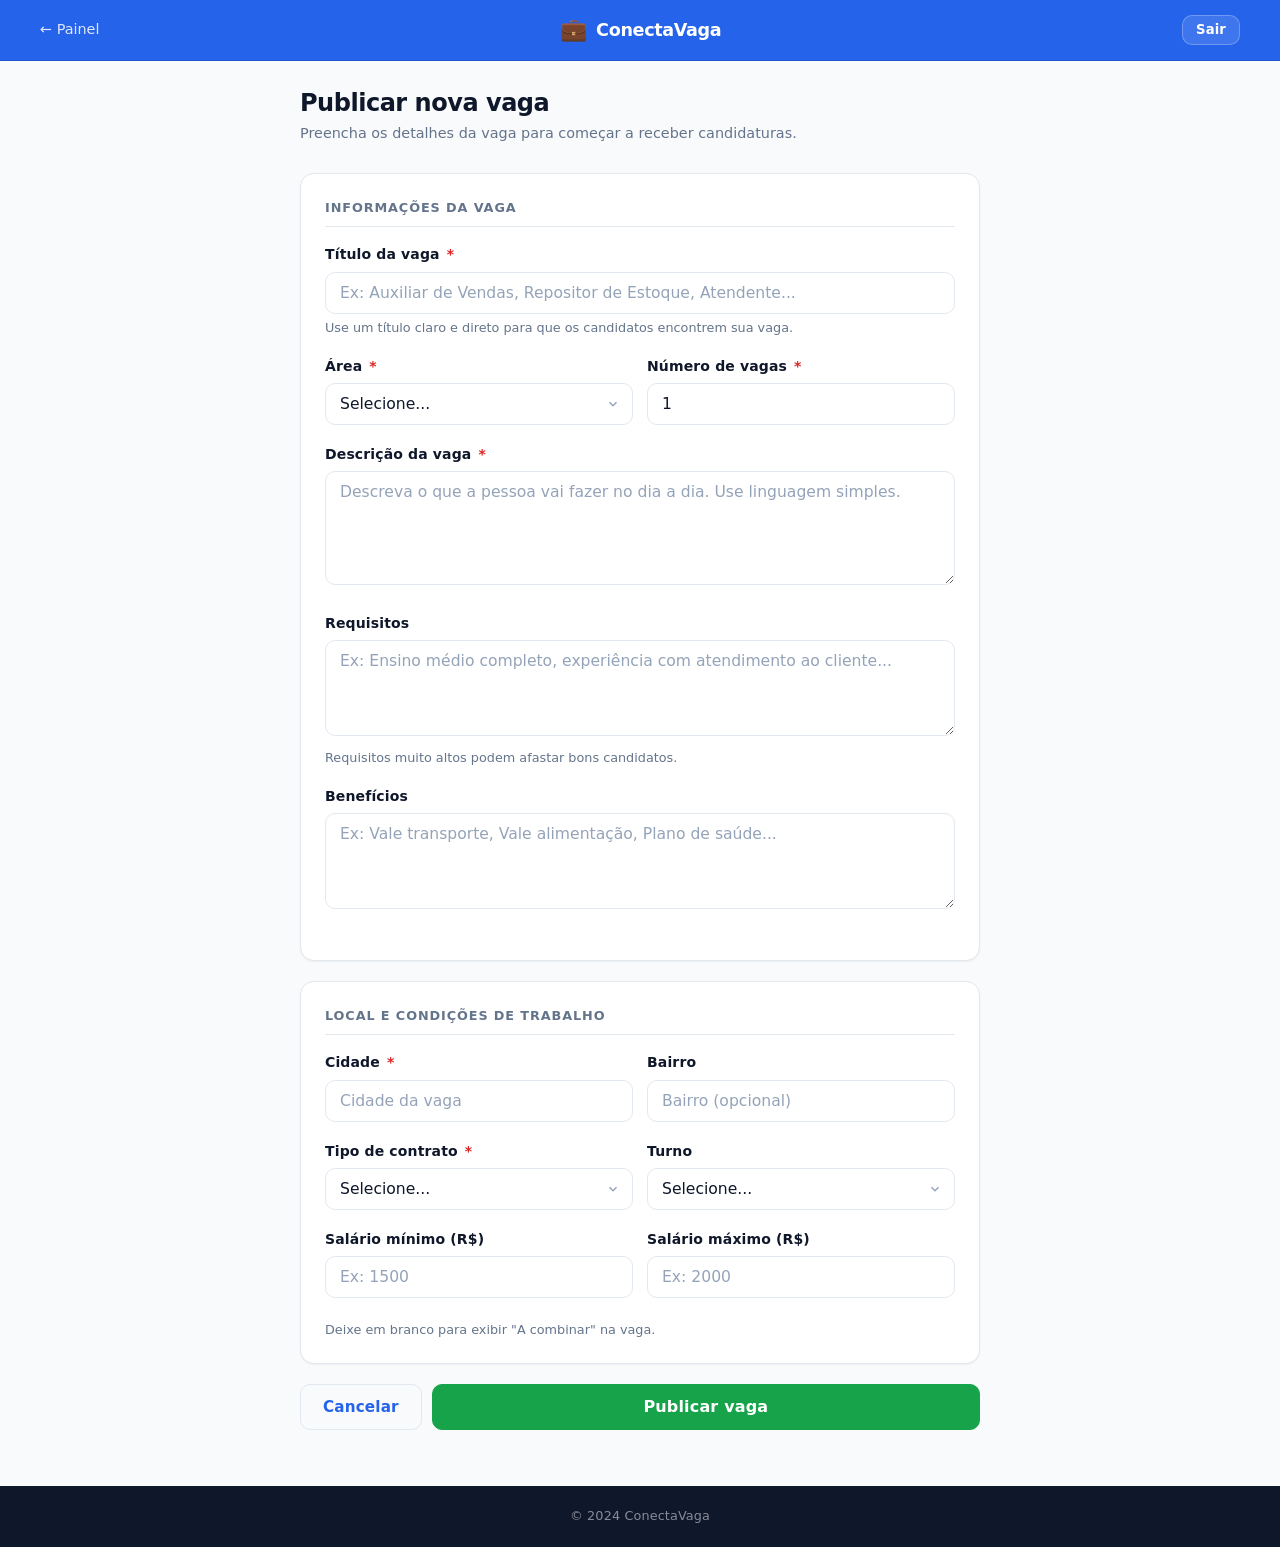
<file: empresa/criar-vaga.html>
<!DOCTYPE html>
<html lang="pt-BR">
<head>
  <meta charset="UTF-8">
  <meta name="viewport" content="width=device-width, initial-scale=1.0">
  <title>Publicar Vaga | ConectaVaga</title>
  <link rel="stylesheet" href="../css/style.css">
</head>
<body style="min-height:100vh;display:flex;flex-direction:column;">

  <header class="header">
    <div class="header-inner">
      <a href="dashboard.html" class="back-btn">← Painel</a>
      <a href="../index.html" class="logo">
        <span class="logo-icon">💼</span>
        <span class="logo-text">ConectaVaga</span>
      </a>
      <div class="header-user-info">
        <a href="../index.html" class="btn btn-ghost btn-sm">Sair</a>
      </div>
    </div>
  </header>

  <main style="flex:1;padding:28px 20px 56px;">
    <div style="max-width:680px;margin:0 auto;">

      <h1 style="font-size:1.5rem;font-weight:800;margin-bottom:4px;letter-spacing:-0.02em;">
        Publicar nova vaga
      </h1>
      <p class="text-muted mb-4" style="font-size:0.9rem;">
        Preencha os detalhes da vaga para começar a receber candidaturas.
      </p>

      <!-- Tela de sucesso -->
      <div id="successScreen" style="display:none;text-align:center;padding:56px 20px;">
        <div style="
          display:inline-flex;align-items:center;justify-content:center;
          width:64px;height:64px;border-radius:16px;
          background:var(--success-bg);color:var(--success);
          font-size:0.8rem;font-weight:800;letter-spacing:0.02em;
          margin-bottom:20px;
        ">OK</div>
        <h2 style="font-size:1.6rem;font-weight:800;margin-bottom:10px;letter-spacing:-0.02em;">
          Vaga publicada!
        </h2>
        <p class="text-muted" style="margin-bottom:28px;font-size:0.95rem;">
          Sua vaga está ativa e já está disponível para os candidatos.
          Você será notificado quando alguém se candidatar.
        </p>
        <div class="d-flex gap-2" style="justify-content:center;flex-wrap:wrap;">
          <a href="dashboard.html" class="btn btn-secondary btn-lg">Ver meu painel</a>
          <a href="criar-vaga.html" class="btn btn-outline btn-lg">Publicar outra vaga</a>
        </div>
      </div>

      <!-- Formulário -->
      <form id="vagaForm" novalidate>

        <div class="card mb-3">
          <p class="form-section-title">Informações da vaga</p>

          <div class="form-group">
            <label class="form-label" for="titulo">
              Título da vaga <span class="form-required">*</span>
            </label>
            <input class="form-control" type="text" id="titulo" required
              placeholder="Ex: Auxiliar de Vendas, Repositor de Estoque, Atendente...">
            <p class="form-hint">Use um título claro e direto para que os candidatos encontrem sua vaga.</p>
          </div>

          <div class="form-row">
            <div class="form-group">
              <label class="form-label" for="area">Área <span class="form-required">*</span></label>
              <select class="form-control" id="area" required>
                <option value="">Selecione...</option>
                <option>Vendas e Comércio</option>
                <option>Administrativo</option>
                <option>Alimentação e Gastronomia</option>
                <option>Limpeza e Conservação</option>
                <option>Logística e Transporte</option>
                <option>Construção Civil</option>
                <option>Saúde e Cuidados</option>
                <option>Educação</option>
                <option>Segurança</option>
                <option>Tecnologia</option>
                <option>Indústria e Produção</option>
                <option>Serviços Gerais</option>
                <option>Outro</option>
              </select>
            </div>
            <div class="form-group">
              <label class="form-label" for="numVagas">Número de vagas <span class="form-required">*</span></label>
              <input class="form-control" type="number" id="numVagas" min="1" max="999" value="1" required>
            </div>
          </div>

          <div class="form-group">
            <label class="form-label" for="descricao">
              Descrição da vaga <span class="form-required">*</span>
            </label>
            <textarea class="form-control" id="descricao" rows="5" required
              placeholder="Descreva o que a pessoa vai fazer no dia a dia. Use linguagem simples."></textarea>
          </div>

          <div class="form-group">
            <label class="form-label" for="requisitos">Requisitos</label>
            <textarea class="form-control" id="requisitos" rows="3"
              placeholder="Ex: Ensino médio completo, experiência com atendimento ao cliente..."></textarea>
            <p class="form-hint">Requisitos muito altos podem afastar bons candidatos.</p>
          </div>

          <div class="form-group">
            <label class="form-label" for="beneficios">Benefícios</label>
            <textarea class="form-control" id="beneficios" rows="2"
              placeholder="Ex: Vale transporte, Vale alimentação, Plano de saúde..."></textarea>
          </div>
        </div>

        <div class="card mb-3">
          <p class="form-section-title">Local e condições de trabalho</p>

          <div class="form-row">
            <div class="form-group">
              <label class="form-label" for="cidade">Cidade <span class="form-required">*</span></label>
              <input class="form-control" type="text" id="cidade" required placeholder="Cidade da vaga">
            </div>
            <div class="form-group">
              <label class="form-label" for="bairro">Bairro</label>
              <input class="form-control" type="text" id="bairro" placeholder="Bairro (opcional)">
            </div>
          </div>

          <div class="form-row">
            <div class="form-group">
              <label class="form-label" for="contrato">Tipo de contrato <span class="form-required">*</span></label>
              <select class="form-control" id="contrato" required>
                <option value="">Selecione...</option>
                <option>CLT (carteira assinada)</option>
                <option>Temporário</option>
                <option>Estágio</option>
                <option>Freelancer / Autônomo</option>
                <option>Aprendiz</option>
              </select>
            </div>
            <div class="form-group">
              <label class="form-label" for="turno">Turno</label>
              <select class="form-control" id="turno">
                <option value="">Selecione...</option>
                <option>Integral (8h)</option>
                <option>Manhã</option>
                <option>Tarde</option>
                <option>Noturno</option>
                <option>Fins de semana</option>
                <option>Flexível</option>
              </select>
            </div>
          </div>

          <div class="form-row">
            <div class="form-group">
              <label class="form-label" for="salarioMin">Salário mínimo (R$)</label>
              <input class="form-control" type="number" id="salarioMin" placeholder="Ex: 1500" min="0">
            </div>
            <div class="form-group">
              <label class="form-label" for="salarioMax">Salário máximo (R$)</label>
              <input class="form-control" type="number" id="salarioMax" placeholder="Ex: 2000" min="0">
            </div>
          </div>
          <p class="form-hint">Deixe em branco para exibir "A combinar" na vaga.</p>
        </div>

        <div id="erroCampos" class="alert alert-danger mb-3" style="display:none">
          <span>Preencha os campos obrigatórios: Título, Área, Descrição, Cidade e Tipo de contrato.</span>
        </div>

        <div class="d-flex gap-2">
          <a href="dashboard.html" class="btn btn-outline">Cancelar</a>
          <button type="submit" class="btn btn-secondary btn-lg flex-1">
            Publicar vaga
          </button>
        </div>

      </form>
    </div>
  </main>

  <footer class="footer">
    <p>© 2024 ConectaVaga</p>
  </footer>

  <script>
    document.getElementById('vagaForm').addEventListener('submit', function(e) {
      e.preventDefault();
      const titulo   = document.getElementById('titulo').value.trim();
      const area     = document.getElementById('area').value;
      const desc     = document.getElementById('descricao').value.trim();
      const cidade   = document.getElementById('cidade').value.trim();
      const contrato = document.getElementById('contrato').value;

      document.getElementById('erroCampos').style.display = 'none';

      if (!titulo || !area || !desc || !cidade || !contrato) {
        document.getElementById('erroCampos').style.display = 'flex';
        window.scrollTo(0, document.getElementById('erroCampos').offsetTop - 20);
        return;
      }

      document.getElementById('vagaForm').style.display    = 'none';
      document.getElementById('successScreen').style.display = 'block';
      window.scrollTo(0, 0);
    });
  </script>

</body>
</html>
</file>
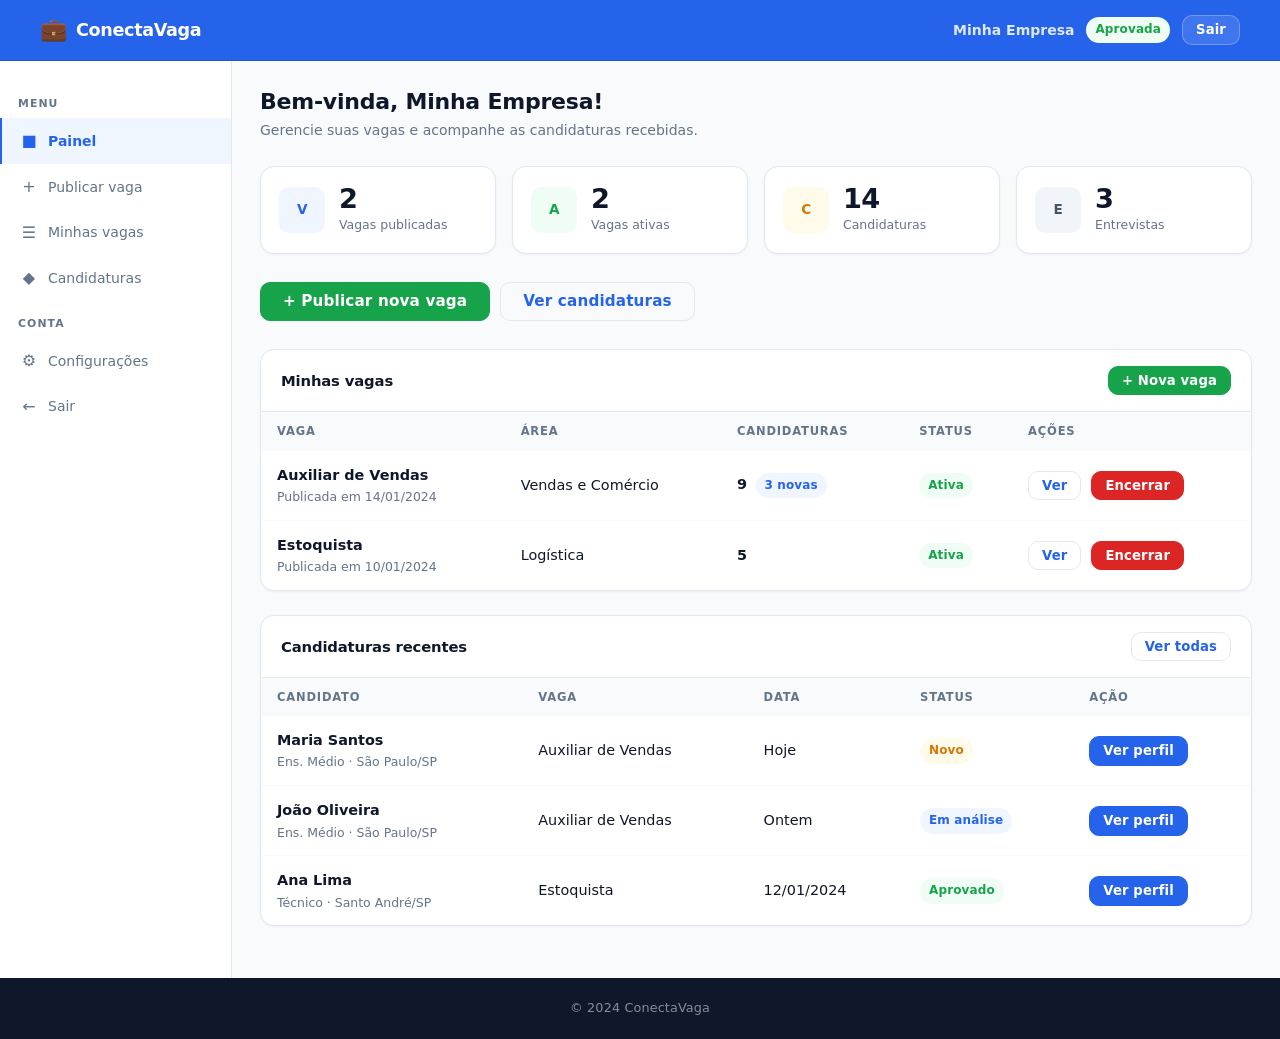
<file: empresa/dashboard.html>
<!DOCTYPE html>
<html lang="pt-BR">
<head>
  <meta charset="UTF-8">
  <meta name="viewport" content="width=device-width, initial-scale=1.0">
  <title>Painel da Empresa | ConectaVaga</title>
  <link rel="stylesheet" href="../css/style.css">
</head>
<body style="min-height:100vh;display:flex;flex-direction:column;">

  <header class="header">
    <div class="header-inner">
      <a href="../index.html" class="logo">
        <span class="logo-icon">💼</span>
        <span class="logo-text">ConectaVaga</span>
      </a>
      <div class="header-user-info">
        <span class="header-user-name" id="nomeEmpresa">Minha Empresa</span>
        <span class="badge badge-success">Aprovada</span>
        <a href="../index.html" class="btn btn-ghost btn-sm">Sair</a>
      </div>
    </div>
  </header>

  <div class="dash-layout" style="flex:1;">

    <aside class="dash-sidebar">
      <p class="sidebar-section-label">Menu</p>
      <ul class="sidebar-nav">
        <li><a href="dashboard.html" class="active"><span class="nav-icon">&#9632;</span> Painel</a></li>
        <li><a href="criar-vaga.html"><span class="nav-icon">+</span> Publicar vaga</a></li>
        <li><a href="#"><span class="nav-icon">&#9776;</span> Minhas vagas</a></li>
        <li><a href="#"><span class="nav-icon">&#9670;</span> Candidaturas</a></li>
      </ul>
      <p class="sidebar-section-label">Conta</p>
      <ul class="sidebar-nav">
        <li><a href="#"><span class="nav-icon">&#9881;</span> Configurações</a></li>
        <li><a href="../index.html"><span class="nav-icon">&#8592;</span> Sair</a></li>
      </ul>
    </aside>

    <main class="dash-content">

      <h1 class="dash-title" id="bvNome">Bem-vinda!</h1>
      <p class="dash-subtitle">Gerencie suas vagas e acompanhe as candidaturas recebidas.</p>

      <div class="stats-grid">
        <div class="stat-card">
          <div class="stat-icon-box blue">V</div>
          <div>
            <div class="stat-value">2</div>
            <div class="stat-label">Vagas publicadas</div>
          </div>
        </div>
        <div class="stat-card">
          <div class="stat-icon-box green">A</div>
          <div>
            <div class="stat-value">2</div>
            <div class="stat-label">Vagas ativas</div>
          </div>
        </div>
        <div class="stat-card">
          <div class="stat-icon-box orange">C</div>
          <div>
            <div class="stat-value">14</div>
            <div class="stat-label">Candidaturas</div>
          </div>
        </div>
        <div class="stat-card">
          <div class="stat-icon-box dark">E</div>
          <div>
            <div class="stat-value">3</div>
            <div class="stat-label">Entrevistas</div>
          </div>
        </div>
      </div>

      <div class="d-flex gap-2 mb-4 align-center">
        <a href="criar-vaga.html" class="btn btn-secondary">+ Publicar nova vaga</a>
        <a href="#" class="btn btn-outline">Ver candidaturas</a>
      </div>

      <div class="table-card">
        <div class="table-card-header">
          <h2 class="table-card-title">Minhas vagas</h2>
          <a href="criar-vaga.html" class="btn btn-secondary btn-sm">+ Nova vaga</a>
        </div>
        <table>
          <thead>
            <tr>
              <th>Vaga</th>
              <th>Área</th>
              <th>Candidaturas</th>
              <th>Status</th>
              <th>Ações</th>
            </tr>
          </thead>
          <tbody>
            <tr>
              <td>
                <div class="fw-bold">Auxiliar de Vendas</div>
                <div class="text-muted" style="font-size:0.78rem">Publicada em 14/01/2024</div>
              </td>
              <td>Vendas e Comércio</td>
              <td><strong>9</strong> <span class="badge badge-info" style="margin-left:4px">3 novas</span></td>
              <td><span class="badge badge-success">Ativa</span></td>
              <td>
                <div class="d-flex gap-2">
                  <a href="#" class="btn btn-sm btn-outline">Ver</a>
                  <a href="#" class="btn btn-sm btn-danger" onclick="return confirm('Encerrar esta vaga?')">Encerrar</a>
                </div>
              </td>
            </tr>
            <tr>
              <td>
                <div class="fw-bold">Estoquista</div>
                <div class="text-muted" style="font-size:0.78rem">Publicada em 10/01/2024</div>
              </td>
              <td>Logística</td>
              <td><strong>5</strong></td>
              <td><span class="badge badge-success">Ativa</span></td>
              <td>
                <div class="d-flex gap-2">
                  <a href="#" class="btn btn-sm btn-outline">Ver</a>
                  <a href="#" class="btn btn-sm btn-danger" onclick="return confirm('Encerrar esta vaga?')">Encerrar</a>
                </div>
              </td>
            </tr>
          </tbody>
        </table>
      </div>

      <div class="table-card">
        <div class="table-card-header">
          <h2 class="table-card-title">Candidaturas recentes</h2>
          <a href="#" class="btn btn-outline btn-sm">Ver todas</a>
        </div>
        <table>
          <thead>
            <tr>
              <th>Candidato</th>
              <th>Vaga</th>
              <th>Data</th>
              <th>Status</th>
              <th>Ação</th>
            </tr>
          </thead>
          <tbody>
            <tr>
              <td>
                <div class="fw-bold">Maria Santos</div>
                <div class="text-muted" style="font-size:0.78rem">Ens. Médio · São Paulo/SP</div>
              </td>
              <td>Auxiliar de Vendas</td>
              <td>Hoje</td>
              <td><span class="badge badge-warning">Novo</span></td>
              <td><a href="#" class="btn btn-sm btn-primary">Ver perfil</a></td>
            </tr>
            <tr>
              <td>
                <div class="fw-bold">João Oliveira</div>
                <div class="text-muted" style="font-size:0.78rem">Ens. Médio · São Paulo/SP</div>
              </td>
              <td>Auxiliar de Vendas</td>
              <td>Ontem</td>
              <td><span class="badge badge-info">Em análise</span></td>
              <td><a href="#" class="btn btn-sm btn-primary">Ver perfil</a></td>
            </tr>
            <tr>
              <td>
                <div class="fw-bold">Ana Lima</div>
                <div class="text-muted" style="font-size:0.78rem">Técnico · Santo André/SP</div>
              </td>
              <td>Estoquista</td>
              <td>12/01/2024</td>
              <td><span class="badge badge-success">Aprovado</span></td>
              <td><a href="#" class="btn btn-sm btn-primary">Ver perfil</a></td>
            </tr>
          </tbody>
        </table>
      </div>

    </main>
  </div>

  <footer class="footer">
    <p>© 2024 ConectaVaga</p>
  </footer>

  <script>
    const nome = localStorage.getItem('empresa_nome') || 'Minha Empresa';
    document.getElementById('nomeEmpresa').textContent = nome;
    document.getElementById('bvNome').textContent = 'Bem-vinda, ' + nome + '!';
  </script>

</body>
</html>
</file>
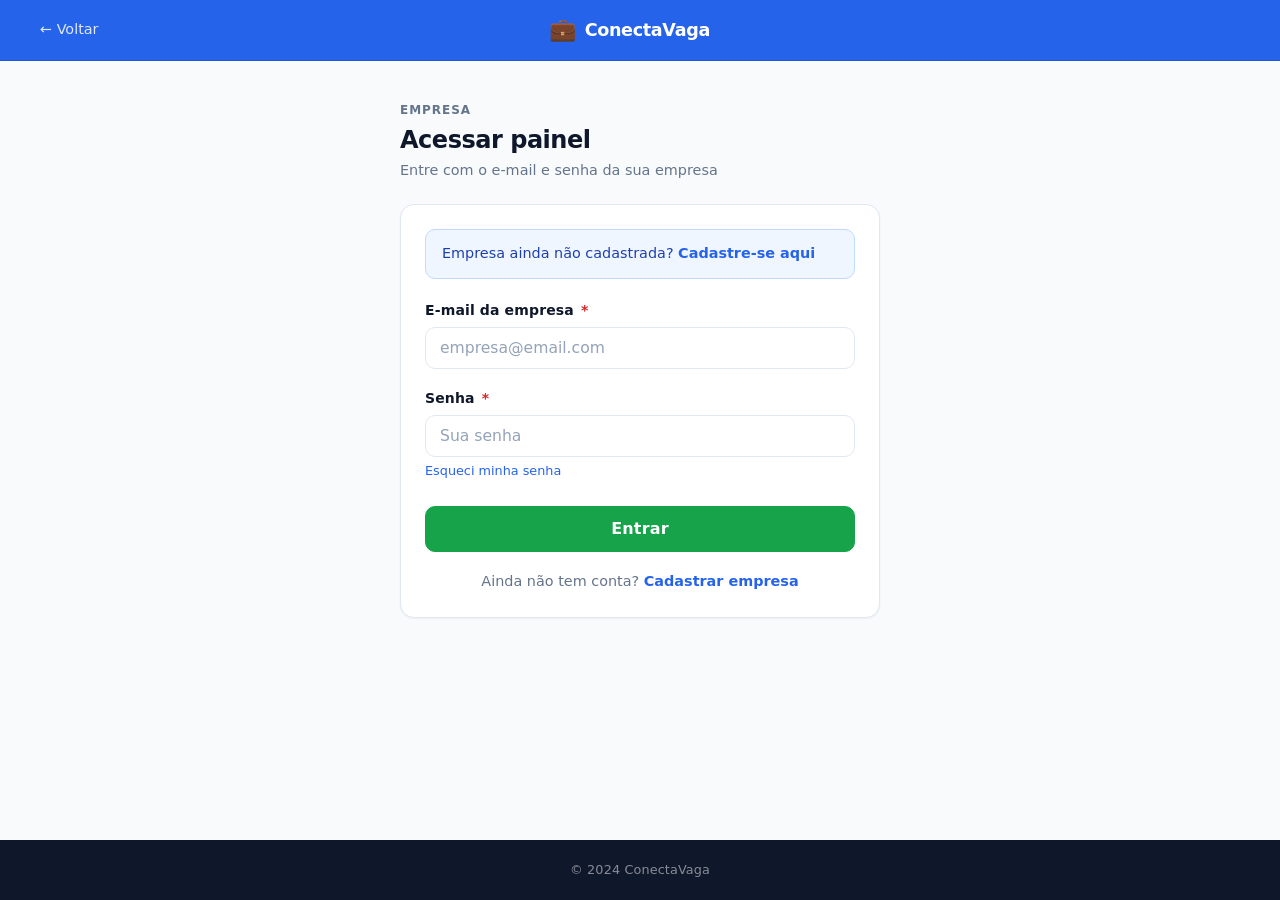
<file: empresa/login.html>
<!DOCTYPE html>
<html lang="pt-BR">
<head>
  <meta charset="UTF-8">
  <meta name="viewport" content="width=device-width, initial-scale=1.0">
  <title>Entrar — Empresa | ConectaVaga</title>
  <link rel="stylesheet" href="../css/style.css">
</head>
<body class="auth-body">

  <header class="header">
    <div class="header-inner">
      <a href="../index.html" class="back-btn">← Voltar</a>
      <a href="../index.html" class="logo">
        <span class="logo-icon">💼</span>
        <span class="logo-text">ConectaVaga</span>
      </a>
      <div style="width:80px"></div>
    </div>
  </header>

  <main class="auth-main">
    <div class="auth-box">

      <p class="auth-eyebrow">Empresa</p>
      <h1 class="auth-title">Acessar painel</h1>
      <p class="auth-subtitle">Entre com o e-mail e senha da sua empresa</p>

      <div class="card">
        <div class="alert alert-info mb-3">
          <span>Empresa ainda não cadastrada? <a href="cadastro.html"><strong>Cadastre-se aqui</strong></a></span>
        </div>

        <form id="loginEmpresaForm" novalidate>
          <div class="form-group">
            <label class="form-label" for="email">
              E-mail da empresa <span class="form-required">*</span>
            </label>
            <input class="form-control" type="email" id="email"
              placeholder="empresa@email.com" required autocomplete="username">
          </div>

          <div class="form-group">
            <label class="form-label" for="senha">
              Senha <span class="form-required">*</span>
            </label>
            <input class="form-control" type="password" id="senha"
              placeholder="Sua senha" required autocomplete="current-password">
            <p class="form-hint"><a href="#">Esqueci minha senha</a></p>
          </div>

          <div id="erroLogin" class="alert alert-danger mb-2" style="display:none">
            <span>E-mail ou senha incorretos. Tente novamente.</span>
          </div>

          <button type="submit" class="btn btn-secondary btn-full btn-lg mt-1">
            Entrar
          </button>
        </form>

        <p class="auth-switch">
          Ainda não tem conta? <a href="cadastro.html">Cadastrar empresa</a>
        </p>
      </div>

    </div>
  </main>

  <footer class="footer">
    <p>© 2024 ConectaVaga</p>
  </footer>

  <script>
    document.getElementById('loginEmpresaForm').addEventListener('submit', function(e) {
      e.preventDefault();
      const email = document.getElementById('email').value.trim();
      const senha = document.getElementById('senha').value;
      if (!email || !senha) {
        document.getElementById('erroLogin').style.display = 'flex';
        return;
      }
      window.location.href = 'dashboard.html';
    });
  </script>

</body>
</html>
</file>
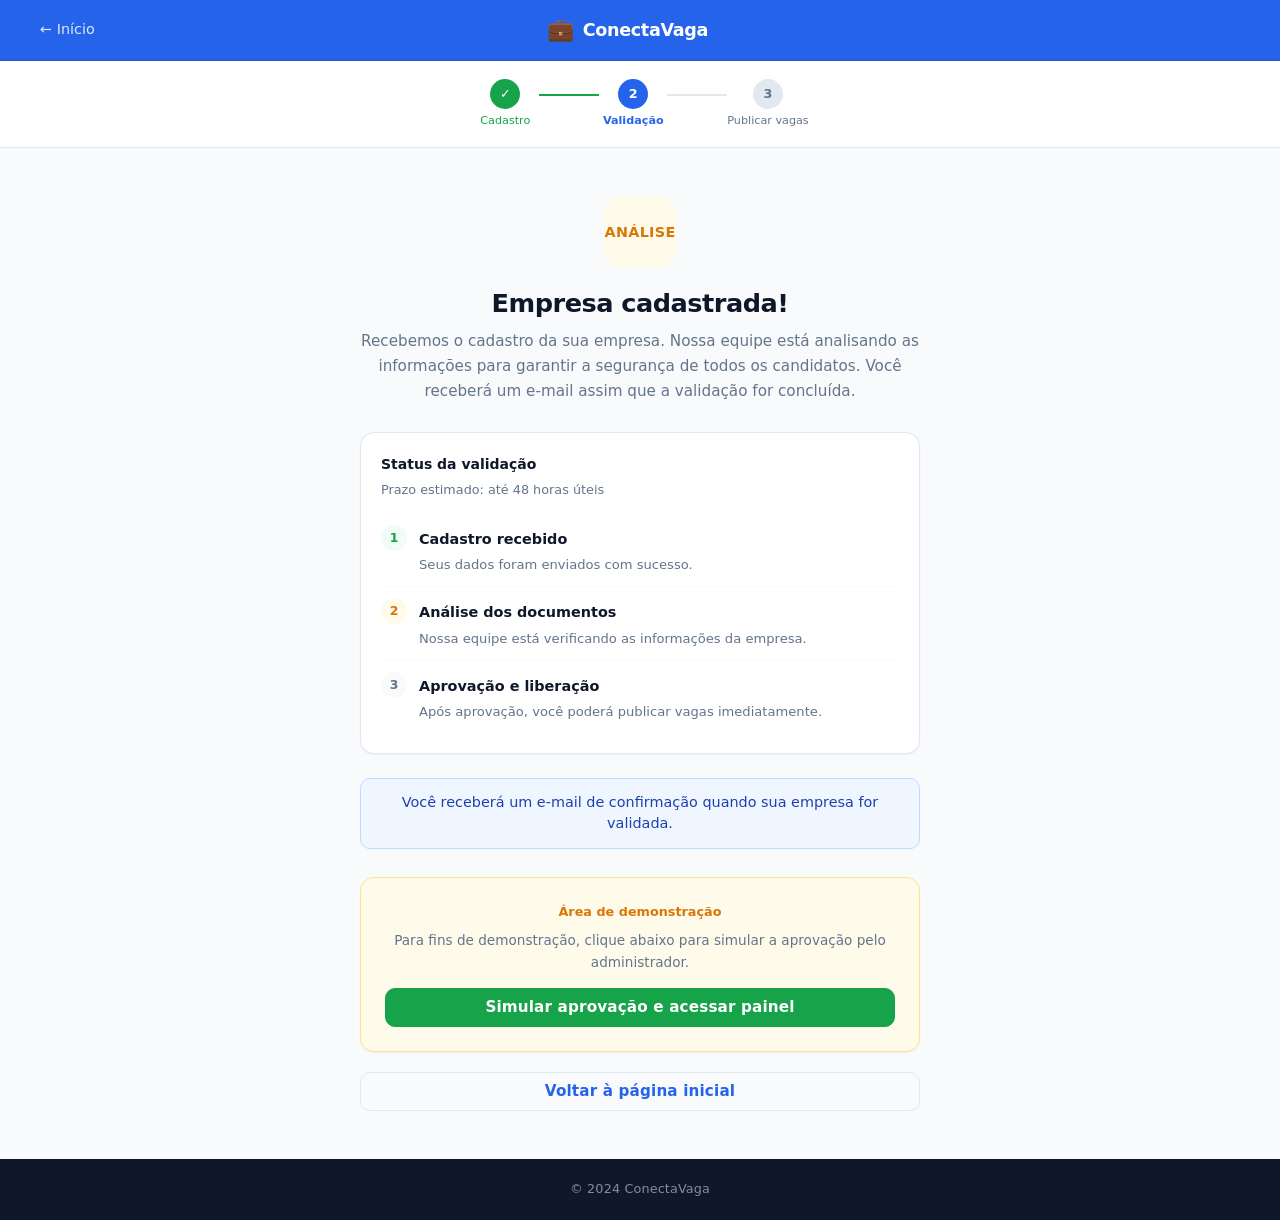
<file: empresa/validacao.html>
<!DOCTYPE html>
<html lang="pt-BR">
<head>
  <meta charset="UTF-8">
  <meta name="viewport" content="width=device-width, initial-scale=1.0">
  <title>Aguardando Validação | ConectaVaga</title>
  <link rel="stylesheet" href="../css/style.css">
</head>
<body class="validation-body">

  <header class="header">
    <div class="header-inner">
      <a href="../index.html" class="back-btn">← Início</a>
      <a href="../index.html" class="logo">
        <span class="logo-icon">💼</span>
        <span class="logo-text">ConectaVaga</span>
      </a>
      <div style="width:80px"></div>
    </div>
  </header>

  <div style="background:#fff;border-bottom:1px solid var(--border);padding:18px 24px;">
    <div class="progress-bar" style="margin-bottom:0;">
      <div class="step-wrap">
        <div class="step-dot done">&#10003;</div>
        <div class="step-name done">Cadastro</div>
      </div>
      <div class="step-line done"></div>
      <div class="step-wrap">
        <div class="step-dot active">2</div>
        <div class="step-name active">Validação</div>
      </div>
      <div class="step-line"></div>
      <div class="step-wrap">
        <div class="step-dot">3</div>
        <div class="step-name">Publicar vagas</div>
      </div>
    </div>
  </div>

  <main class="validation-main">
    <div class="validation-box">

      <div style="
        display:inline-flex;
        align-items:center;
        justify-content:center;
        width:72px;height:72px;
        border-radius:18px;
        background:var(--warning-bg);
        color:var(--warning);
        font-size:0.9rem;
        font-weight:800;
        letter-spacing:0.02em;
        margin-bottom:20px;
      ">ANÁLISE</div>

      <h1 class="validation-title">Empresa cadastrada!</h1>
      <p class="validation-desc">
        Recebemos o cadastro da sua empresa. Nossa equipe está analisando as informações
        para garantir a segurança de todos os candidatos. Você receberá um e-mail
        assim que a validação for concluída.
      </p>

      <div class="validation-steps-card">
        <h3 style="font-size:0.875rem;margin-bottom:4px;font-weight:700;">Status da validação</h3>
        <p style="font-size:0.8rem;color:var(--text-muted);margin-bottom:14px;">Prazo estimado: até 48 horas úteis</p>

        <div class="vstep">
          <div class="vstep-num done">1</div>
          <div class="vstep-text">
            <strong>Cadastro recebido</strong>
            <p>Seus dados foram enviados com sucesso.</p>
          </div>
        </div>
        <div class="vstep">
          <div class="vstep-num active">2</div>
          <div class="vstep-text">
            <strong>Análise dos documentos</strong>
            <p>Nossa equipe está verificando as informações da empresa.</p>
          </div>
        </div>
        <div class="vstep">
          <div class="vstep-num next">3</div>
          <div class="vstep-text">
            <strong>Aprovação e liberação</strong>
            <p>Após aprovação, você poderá publicar vagas imediatamente.</p>
          </div>
        </div>
      </div>

      <div class="alert alert-info text-center mb-4">
        <span>Você receberá um e-mail de confirmação quando sua empresa for validada.</span>
      </div>

      <!-- Simulação para protótipo -->
      <div class="card mb-3" style="background:var(--warning-bg);border-color:#FDE68A;">
        <p style="font-size:0.8rem;font-weight:700;color:var(--warning);margin-bottom:8px;">
          Área de demonstração
        </p>
        <p style="font-size:0.85rem;color:var(--text-muted);margin-bottom:14px;">
          Para fins de demonstração, clique abaixo para simular a aprovação pelo administrador.
        </p>
        <a href="dashboard.html" class="btn btn-secondary btn-full">
          Simular aprovação e acessar painel
        </a>
      </div>

      <a href="../index.html" class="btn btn-outline btn-full">
        Voltar à página inicial
      </a>

    </div>
  </main>

  <footer class="footer">
    <p>© 2024 ConectaVaga</p>
  </footer>

</body>
</html>
</file>
<file: css/style.css>
/* ============================================================
   ConectaVaga — Design System
   ============================================================ */

:root {
  /* Paleta principal */
  --blue:        #2563EB;
  --blue-dark:   #1D4ED8;
  --blue-mid:    #3B82F6;
  --blue-light:  #EFF6FF;
  --green:       #16A34A;
  --green-dark:  #15803D;
  --dark:        #475569;
  --dark-2:      #0F172A;
  --danger:      #DC2626;
  --danger-bg:   #FEF2F2;
  --success:     #16A34A;
  --success-bg:  #F0FDF4;
  --warning:     #D97706;
  --warning-bg:  #FFFBEB;

  /* Neutros */
  --bg:          #F8FAFC;
  --white:       #FFFFFF;
  --text:        #0F172A;
  --text-muted:  #64748B;
  --border:      #E2E8F0;
  --border-focus:#93C5FD;

  /* Tipografia */
  --font: system-ui, -apple-system, 'Segoe UI', Roboto, Arial, sans-serif;

  /* Raios */
  --r-sm:  6px;
  --r:    10px;
  --r-lg: 14px;
  --r-xl: 18px;

  /* Sombras */
  --s-xs: 0 1px 2px rgba(0,0,0,0.05);
  --s-sm: 0 1px 3px rgba(0,0,0,0.08), 0 1px 2px rgba(0,0,0,0.05);
  --s:    0 4px 6px -1px rgba(0,0,0,0.07), 0 2px 4px -1px rgba(0,0,0,0.04);
  --s-md: 0 10px 15px -3px rgba(0,0,0,0.08), 0 4px 6px -2px rgba(0,0,0,0.04);

  --transition: 150ms ease;
}

/* ---------- Reset ---------- */
*, *::before, *::after { box-sizing: border-box; margin: 0; padding: 0; }
html { scroll-behavior: smooth; }
body {
  font-family: var(--font);
  font-size: 17px;
  color: var(--text);
  background: var(--bg);
  line-height: 1.6;
  -webkit-font-smoothing: antialiased;
}
a { color: var(--blue); text-decoration: none; }
a:hover { text-decoration: underline; }
img { max-width: 100%; display: block; }
button { font-family: var(--font); }

/* ---------- Tipografia ---------- */
h1 { font-size: 1.875rem; font-weight: 800; line-height: 1.2; letter-spacing: -0.02em; }
h2 { font-size: 1.375rem; font-weight: 700; line-height: 1.3; letter-spacing: -0.01em; }
h3 { font-size: 1.1rem;   font-weight: 700; }
h4 { font-size: 0.975rem; font-weight: 600; }

/* ---------- Header ---------- */
.header {
  background: var(--blue);
  padding: 0 24px;
  position: sticky;
  top: 0;
  z-index: 100;
  border-bottom: 1px solid rgba(0,0,0,0.12);
}
.header-inner {
  max-width: 1200px;
  margin: 0 auto;
  height: 60px;
  display: flex;
  align-items: center;
  justify-content: space-between;
}
.logo { display: flex; align-items: center; gap: 9px; text-decoration: none; }
.logo-icon  { font-size: 22px; }
.logo-text  {
  font-size: 1.1rem;
  font-weight: 800;
  color: #fff;
  letter-spacing: -0.02em;
}
.logo:hover { text-decoration: none; }

.back-btn {
  display: flex;
  align-items: center;
  gap: 5px;
  color: rgba(255,255,255,0.85);
  font-size: 0.9rem;
  font-weight: 500;
  text-decoration: none;
}
.back-btn:hover { color: #fff; text-decoration: none; }

.header-user-info {
  display: flex;
  align-items: center;
  gap: 12px;
  color: rgba(255,255,255,0.85);
  font-size: 0.875rem;
}
.header-user-name { font-weight: 600; }

/* ---------- Footer ---------- */
.footer {
  background: var(--dark-2);
  color: rgba(255,255,255,0.5);
  text-align: center;
  padding: 20px 24px;
  font-size: 0.8rem;
  letter-spacing: 0.01em;
}

/* ---------- Botões ---------- */
.btn {
  display: inline-flex;
  align-items: center;
  justify-content: center;
  gap: 7px;
  padding: 11px 22px;
  font-size: 0.95rem;
  font-weight: 600;
  border: 1.5px solid transparent;
  border-radius: var(--r);
  cursor: pointer;
  transition: background var(--transition), border-color var(--transition),
              box-shadow var(--transition), color var(--transition);
  text-decoration: none;
  line-height: 1;
  white-space: nowrap;
  letter-spacing: 0.01em;
}
.btn:hover  { text-decoration: none; }
.btn:focus-visible {
  outline: 2px solid var(--border-focus);
  outline-offset: 2px;
}

.btn-primary  { background: var(--blue);  color: #fff; border-color: var(--blue);  }
.btn-primary:hover  { background: var(--blue-dark); border-color: var(--blue-dark); }

.btn-secondary { background: var(--green); color: #fff; border-color: var(--green); }
.btn-secondary:hover { background: var(--green-dark); border-color: var(--green-dark); }

.btn-dark  { background: var(--dark);   color: #fff; border-color: var(--dark);   }
.btn-dark:hover  { background: #374151; border-color: #374151; }

.btn-danger { background: var(--danger); color: #fff; border-color: var(--danger); }
.btn-danger:hover { background: #B91C1C; border-color: #B91C1C; }

.btn-success { background: var(--success); color: #fff; border-color: var(--success); }
.btn-success:hover { background: var(--green-dark); border-color: var(--green-dark); }

.btn-outline {
  background: transparent;
  color: var(--blue);
  border-color: var(--border);
}
.btn-outline:hover {
  border-color: var(--blue);
  background: var(--blue-light);
}

.btn-outline-green {
  background: transparent;
  color: var(--green);
  border-color: var(--border);
}
.btn-outline-green:hover {
  border-color: var(--green);
  background: var(--success-bg);
}

.btn-ghost {
  background: rgba(255,255,255,0.12);
  color: #fff;
  border-color: rgba(255,255,255,0.25);
}
.btn-ghost:hover { background: rgba(255,255,255,0.2); }

.btn-lg   { padding: 14px 28px; font-size: 1rem; }
.btn-sm   { padding: 7px 13px;  font-size: 0.825rem; }
.btn-full { width: 100%; }
.btn:disabled { opacity: 0.45; cursor: not-allowed; pointer-events: none; }

/* ---------- Formulários ---------- */
.form-group { margin-bottom: 18px; }

.form-label {
  display: block;
  font-size: 0.875rem;
  font-weight: 600;
  color: var(--text);
  margin-bottom: 6px;
  letter-spacing: 0.01em;
}
.form-required { color: var(--danger); margin-left: 2px; }

.form-control {
  width: 100%;
  padding: 11px 14px;
  font-size: 0.975rem;
  font-family: var(--font);
  color: var(--text);
  background: #fff;
  border: 1.5px solid var(--border);
  border-radius: var(--r);
  transition: border-color var(--transition), box-shadow var(--transition);
  appearance: none;
}
.form-control:focus {
  outline: none;
  border-color: var(--blue);
  box-shadow: 0 0 0 3px rgba(37,99,235,0.12);
}
.form-control::placeholder { color: #94A3B8; }

select.form-control {
  background-image: url("data:image/svg+xml,%3Csvg xmlns='http://www.w3.org/2000/svg' width='14' height='14' viewBox='0 0 24 24' fill='none' stroke='%2394A3B8' stroke-width='2.5'%3E%3Cpolyline points='6 9 12 15 18 9'%3E%3C/polyline%3E%3C/svg%3E");
  background-repeat: no-repeat;
  background-position: right 12px center;
  padding-right: 40px;
  cursor: pointer;
}

textarea.form-control { resize: vertical; min-height: 96px; }

.form-hint  { font-size: 0.8rem; color: var(--text-muted); margin-top: 5px; line-height: 1.4; }

/* Destaque de campo com erro (H9 — Nielsen) */
.campo-erro {
  border-color: var(--danger) !important;
  background: var(--danger-bg) !important;
  box-shadow: 0 0 0 3px rgba(220,38,38,0.12) !important;
}
.campo-erro:focus {
  border-color: var(--danger) !important;
  box-shadow: 0 0 0 3px rgba(220,38,38,0.18) !important;
}

.form-row   { display: grid; gap: 14px; grid-template-columns: 1fr 1fr; }
.form-row-3 { display: grid; gap: 14px; grid-template-columns: 1fr 1fr 1fr; }

.form-divider { border: none; border-top: 1px solid var(--border); margin: 22px 0; }

.form-section-title {
  font-size: 0.8rem;
  font-weight: 700;
  color: var(--text-muted);
  text-transform: uppercase;
  letter-spacing: 0.07em;
  border-bottom: 1px solid var(--border);
  padding-bottom: 8px;
  margin-bottom: 16px;
}

.checkbox-group { display: flex; align-items: flex-start; gap: 10px; }
.checkbox-group input[type="checkbox"] {
  width: 18px;
  height: 18px;
  margin-top: 2px;
  flex-shrink: 0;
  accent-color: var(--blue);
  cursor: pointer;
}
.checkbox-group label { font-size: 0.925rem; cursor: pointer; }

/* ---------- Cards ---------- */
.card {
  background: #fff;
  border-radius: var(--r-lg);
  border: 1px solid var(--border);
  box-shadow: var(--s-xs);
  padding: 24px;
}
.card-sm { padding: 18px; }
.card-header {
  margin-bottom: 18px;
  padding-bottom: 14px;
  border-bottom: 1px solid var(--border);
  display: flex;
  align-items: center;
  justify-content: space-between;
}
.card-title { font-size: 0.975rem; font-weight: 700; }

/* ---------- Alertas ---------- */
.alert {
  padding: 13px 16px;
  border-radius: var(--r);
  font-size: 0.9rem;
  display: flex;
  align-items: flex-start;
  gap: 10px;
  border: 1px solid transparent;
  line-height: 1.5;
}
.alert-icon { font-size: 1rem; flex-shrink: 0; margin-top: 1px; }

.alert-info    { background: var(--blue-light); border-color: #BFDBFE; color: #1E40AF; }
.alert-success { background: var(--success-bg); border-color: #BBF7D0; color: #15803D; }
.alert-warning { background: var(--warning-bg); border-color: #FDE68A; color: #92400E; }
.alert-danger  { background: var(--danger-bg);  border-color: #FECACA; color: #991B1B; }

/* ---------- Barra de progresso ---------- */
.progress-bar {
  display: flex;
  align-items: flex-start;
  justify-content: center;
  margin-bottom: 28px;
  overflow-x: auto;
  padding-bottom: 2px;
}
.step-wrap { display: flex; flex-direction: column; align-items: center; min-width: 68px; }
.step-dot {
  width: 30px;
  height: 30px;
  border-radius: 50%;
  background: var(--border);
  color: var(--text-muted);
  font-size: 0.8rem;
  font-weight: 700;
  display: flex;
  align-items: center;
  justify-content: center;
  flex-shrink: 0;
  transition: var(--transition);
}
.step-dot.done   { background: var(--success); color: #fff; }
.step-dot.active { background: var(--blue);    color: #fff; }
.step-name {
  font-size: 0.7rem;
  color: var(--text-muted);
  margin-top: 5px;
  text-align: center;
  font-weight: 500;
  line-height: 1.2;
}
.step-name.active { color: var(--blue);   font-weight: 700; }
.step-name.done   { color: var(--success); }
.step-line {
  flex: 1;
  height: 1.5px;
  background: var(--border);
  margin-top: 15px;
  min-width: 28px;
  max-width: 60px;
}
.step-line.done { background: var(--success); }

/* ---------- Auth ---------- */
.auth-body { min-height: 100vh; display: flex; flex-direction: column; }
.auth-main {
  flex: 1;
  display: flex;
  align-items: flex-start;
  justify-content: center;
  padding: 40px 20px 60px;
}
.auth-box  { width: 100%; max-width: 480px; }
.auth-eyebrow {
  font-size: 0.75rem;
  font-weight: 700;
  color: var(--text-muted);
  text-transform: uppercase;
  letter-spacing: 0.08em;
  margin-bottom: 6px;
}
.auth-title    { font-size: 1.5rem; font-weight: 800; margin-bottom: 4px; }
.auth-subtitle { color: var(--text-muted); font-size: 0.9rem; margin-bottom: 22px; }
.auth-switch   { text-align: center; margin-top: 18px; color: var(--text-muted); font-size: 0.9rem; }
.auth-switch a { font-weight: 700; }

/* ---------- Landing page ---------- */
.landing-body { min-height: 100vh; display: flex; flex-direction: column; }

/* Símbolo de card (letra no lugar de emoji) */
.card-symbol {
  width: 52px;
  height: 52px;
  border-radius: 14px;
  display: flex;
  align-items: center;
  justify-content: center;
  font-size: 1.25rem;
  font-weight: 800;
  margin-bottom: 16px;
  letter-spacing: -0.02em;
}
.card-symbol.cs-blue   { background: #DBEAFE; color: var(--blue); }
.card-symbol.cs-green  { background: #DCFCE7; color: var(--green); }
.card-symbol.cs-dark   { background: #F1F5F9; color: var(--dark); }

.landing-hero {
  background: linear-gradient(135deg, var(--blue) 0%, var(--blue-mid) 100%);
  color: #fff;
  text-align: center;
  padding: 64px 24px 56px;
}
.landing-hero h1 { font-size: 2.25rem; margin-bottom: 12px; }
.landing-hero p  { font-size: 1.05rem; opacity: 0.88; max-width: 520px; margin: 0 auto 28px; }

.hero-badges { display: flex; justify-content: center; gap: 10px; flex-wrap: wrap; }
.hero-badge {
  background: rgba(255,255,255,0.14);
  border: 1px solid rgba(255,255,255,0.28);
  color: #fff;
  padding: 5px 14px;
  border-radius: 20px;
  font-size: 0.8rem;
  font-weight: 600;
}

.landing-cards-section { padding: 52px 24px; flex: 1; }
.section-label {
  text-align: center;
  font-size: 0.75rem;
  font-weight: 700;
  letter-spacing: 0.1em;
  text-transform: uppercase;
  color: var(--blue);
  margin-bottom: 8px;
}
.section-title { text-align: center; font-size: 1.5rem; font-weight: 800; margin-bottom: 36px; }

.landing-cards {
  display: grid;
  grid-template-columns: repeat(auto-fit, minmax(280px, 1fr));
  gap: 22px;
  max-width: 1060px;
  margin: 0 auto;
}

.access-card {
  background: #fff;
  border-radius: var(--r-xl);
  border: 1px solid var(--border);
  box-shadow: var(--s-sm);
  padding: 32px 24px 28px;
  display: flex;
  flex-direction: column;
  align-items: flex-start;
  border-top: 4px solid var(--blue);
  transition: box-shadow 0.2s, transform 0.2s;
}
.access-card:hover { box-shadow: var(--s-md); transform: translateY(-2px); }
.access-card.empresa { border-top-color: var(--green); }
.access-card.admin   { border-top-color: var(--dark); }

.access-card h3 { font-size: 1.2rem; font-weight: 800; margin-bottom: 8px; }
.access-card p  {
  color: var(--text-muted);
  font-size: 0.9rem;
  line-height: 1.55;
  margin-bottom: 22px;
  flex: 1;
}
.card-actions { display: flex; flex-direction: column; gap: 9px; width: 100%; }

/* ---------- Dashboard ---------- */
.dash-layout   { display: flex; min-height: calc(100vh - 60px); }
.dash-sidebar  {
  width: 232px;
  background: #fff;
  border-right: 1px solid var(--border);
  padding: 20px 0;
  flex-shrink: 0;
}
.sidebar-section-label {
  font-size: 0.68rem;
  font-weight: 700;
  text-transform: uppercase;
  letter-spacing: 0.1em;
  color: var(--text-muted);
  padding: 0 18px 6px;
  margin-top: 14px;
}
.sidebar-nav { list-style: none; }
.sidebar-nav a {
  display: flex;
  align-items: center;
  gap: 10px;
  padding: 10px 18px;
  color: var(--text-muted);
  font-size: 0.875rem;
  font-weight: 500;
  transition: var(--transition);
  text-decoration: none;
  border-left: 2px solid transparent;
}
.sidebar-nav a:hover { background: var(--bg); color: var(--text); text-decoration: none; }
.sidebar-nav a.active {
  background: var(--blue-light);
  color: var(--blue);
  font-weight: 700;
  border-left-color: var(--blue);
}
.nav-icon { font-size: 1rem; width: 18px; text-align: center; flex-shrink: 0; }
.sidebar-badge {
  margin-left: auto;
  background: var(--warning-bg);
  color: var(--warning);
  font-size: 0.7rem;
  font-weight: 700;
  padding: 2px 7px;
  border-radius: 10px;
}

.dash-content  { flex: 1; padding: 28px; overflow: auto; background: var(--bg); }
.dash-title    { font-size: 1.375rem; font-weight: 800; margin-bottom: 4px; letter-spacing: -0.01em; }
.dash-subtitle { color: var(--text-muted); margin-bottom: 24px; font-size: 0.875rem; }

/* ---------- Stats ---------- */
.stats-grid {
  display: grid;
  grid-template-columns: repeat(auto-fit, minmax(180px, 1fr));
  gap: 16px;
  margin-bottom: 28px;
}
.stat-card {
  background: #fff;
  border-radius: var(--r-lg);
  border: 1px solid var(--border);
  padding: 18px;
  box-shadow: var(--s-xs);
  display: flex;
  align-items: center;
  gap: 14px;
}
.stat-icon-box {
  width: 46px;
  height: 46px;
  border-radius: 10px;
  display: flex;
  align-items: center;
  justify-content: center;
  font-size: 0.85rem;
  font-weight: 800;
  flex-shrink: 0;
  letter-spacing: -0.02em;
}
.stat-icon-box.blue    { background: var(--blue-light);  color: var(--blue); }
.stat-icon-box.green   { background: var(--success-bg);  color: var(--success); }
.stat-icon-box.orange  { background: var(--warning-bg);  color: var(--warning); }
.stat-icon-box.dark    { background: #F1F5F9; color: var(--dark); }
.stat-value  { font-size: 1.7rem; font-weight: 800; line-height: 1; color: var(--text); letter-spacing: -0.02em; }
.stat-label  { font-size: 0.78rem; color: var(--text-muted); margin-top: 3px; }

/* ---------- Tabela ---------- */
.table-card {
  background: #fff;
  border-radius: var(--r-lg);
  border: 1px solid var(--border);
  box-shadow: var(--s-xs);
  overflow: hidden;
  margin-bottom: 24px;
}
.table-card-header {
  padding: 16px 20px;
  border-bottom: 1px solid var(--border);
  display: flex;
  align-items: center;
  justify-content: space-between;
  flex-wrap: wrap;
  gap: 10px;
}
.table-card-title { font-size: 0.925rem; font-weight: 700; }

table { width: 100%; border-collapse: collapse; }
thead th {
  background: var(--bg);
  padding: 10px 16px;
  text-align: left;
  font-size: 0.72rem;
  font-weight: 700;
  color: var(--text-muted);
  text-transform: uppercase;
  letter-spacing: 0.07em;
}
tbody td {
  padding: 13px 16px;
  border-bottom: 1px solid var(--bg);
  font-size: 0.9rem;
  vertical-align: middle;
}
tbody tr:last-child td { border-bottom: none; }
tbody tr:hover { background: #FAFBFC; }

/* ---------- Badges ---------- */
.badge {
  display: inline-flex;
  align-items: center;
  padding: 3px 9px;
  border-radius: 20px;
  font-size: 0.75rem;
  font-weight: 700;
  letter-spacing: 0.01em;
}
.badge-warning { background: var(--warning-bg); color: var(--warning); }
.badge-success { background: var(--success-bg); color: var(--success); }
.badge-info    { background: var(--blue-light);  color: var(--blue); }
.badge-danger  { background: var(--danger-bg);   color: var(--danger); }
.badge-dark    { background: #F1F5F9; color: var(--dark); }

/* ---------- Perfil (formulário) ---------- */
.profile-main { flex: 1; padding: 28px 20px 56px; }
.profile-box  { max-width: 680px; margin: 0 auto; }

.exp-block {
  background: var(--bg);
  border: 1px solid var(--border);
  border-radius: var(--r);
  padding: 18px;
  margin-bottom: 12px;
  position: relative;
}
.exp-block .remove-exp {
  position: absolute;
  top: 10px;
  right: 10px;
  background: none;
  border: none;
  color: var(--text-muted);
  cursor: pointer;
  font-size: 1rem;
  padding: 4px 6px;
  border-radius: var(--r-sm);
  transition: var(--transition);
  line-height: 1;
}
.exp-block .remove-exp:hover { background: var(--danger-bg); color: var(--danger); }

.btn-add {
  display: flex;
  align-items: center;
  justify-content: center;
  gap: 7px;
  width: 100%;
  padding: 11px;
  background: none;
  border: 1.5px dashed var(--border);
  border-radius: var(--r);
  color: var(--text-muted);
  font-size: 0.875rem;
  font-weight: 600;
  cursor: pointer;
  transition: var(--transition);
  font-family: var(--font);
}
.btn-add:hover { border-color: var(--blue); color: var(--blue); background: var(--blue-light); }

/* ---------- Validação ---------- */
.validation-body { min-height: 100vh; display: flex; flex-direction: column; }
.validation-main {
  flex: 1;
  display: flex;
  align-items: center;
  justify-content: center;
  padding: 48px 24px;
}
.validation-box        { max-width: 560px; width: 100%; text-align: center; }
.validation-big-icon   { font-size: 4rem; margin-bottom: 20px; }
.validation-title      { font-size: 1.6rem; font-weight: 800; margin-bottom: 10px; letter-spacing: -0.02em; }
.validation-desc       { color: var(--text-muted); font-size: 0.95rem; line-height: 1.65; margin-bottom: 28px; }

.validation-steps-card {
  background: #fff;
  border-radius: var(--r-lg);
  border: 1px solid var(--border);
  box-shadow: var(--s-xs);
  padding: 20px;
  text-align: left;
  margin-bottom: 24px;
}
.vstep {
  display: flex;
  align-items: flex-start;
  gap: 12px;
  padding: 11px 0;
  border-bottom: 1px solid var(--bg);
}
.vstep:last-child { border-bottom: none; }
.vstep-num {
  width: 26px;
  height: 26px;
  border-radius: 50%;
  display: flex;
  align-items: center;
  justify-content: center;
  font-size: 0.78rem;
  font-weight: 700;
  flex-shrink: 0;
}
.vstep-num.done   { background: var(--success-bg); color: var(--success); }
.vstep-num.active { background: var(--warning-bg); color: var(--warning); }
.vstep-num.next   { background: var(--bg); color: var(--text-muted); }
.vstep-text strong { font-weight: 700; font-size: 0.9rem; }
.vstep-text p { font-size: 0.82rem; color: var(--text-muted); margin-top: 2px; }

/* ---------- Perfil de Trabalho (curriculo.html) ---------- */
.perfil-bg { background: #F8FAFC; min-height: 100vh; display: flex; flex-direction: column; }
.perfil-central {
  flex: 1;
  padding: 20px 16px 52px;
  width: 100%;
  max-width: 600px;
  margin: 0 auto;
}

.status-ok {
  background: var(--success-bg);
  border: 1px solid #BBF7D0;
  border-radius: var(--r);
  padding: 12px 15px;
  display: flex;
  align-items: center;
  gap: 9px;
  font-size: 0.925rem;
  font-weight: 600;
  color: var(--success);
  margin-bottom: 18px;
}
.status-ok-dot {
  width: 8px;
  height: 8px;
  border-radius: 50%;
  background: var(--success);
  flex-shrink: 0;
}

.pg-titulo { margin-bottom: 20px; }
.pg-titulo h1 { font-size: 1.4rem; font-weight: 800; margin-bottom: 5px; letter-spacing: -0.02em; }
.pg-titulo p  { font-size: 0.875rem; color: var(--text-muted); line-height: 1.5; }

.pcard {
  background: #fff;
  border-radius: var(--r-lg);
  border: 1px solid var(--border);
  box-shadow: var(--s-xs);
  padding: 16px;
  margin-bottom: 10px;
}
.pcard-top {
  display: flex;
  align-items: center;
  gap: 11px;
  margin-bottom: 13px;
}
.pcard-top h2 { font-size: 0.875rem; font-weight: 700; color: var(--text); flex: 1; letter-spacing: 0.01em; }

/* Caixas de ícone — letras ao invés de emoji */
.ic-box {
  width: 34px;
  height: 34px;
  border-radius: 8px;
  display: flex;
  align-items: center;
  justify-content: center;
  font-size: 0.75rem;
  font-weight: 800;
  flex-shrink: 0;
  letter-spacing: -0.02em;
  text-transform: uppercase;
}
.ic-azul    { background: #DBEAFE; color: #1D4ED8; }
.ic-verde   { background: #DCFCE7; color: #15803D; }
.ic-roxo    { background: #EDE9FE; color: #6D28D9; }
.ic-laranja { background: #FFEDD5; color: #C2410C; }
.ic-amarelo { background: #FEF9C3; color: #A16207; }

.dl {
  display: flex;
  align-items: center;
  gap: 10px;
  padding: 8px 0;
  border-bottom: 1px solid var(--bg);
}
.dl:last-child { border-bottom: none; }
.dl-i { font-size: 0.85rem; flex-shrink: 0; width: 18px; text-align: center; color: var(--text-muted); }
.dl-c { flex: 1; min-width: 0; }
.dl-label {
  font-size: 0.68rem;
  color: var(--text-muted);
  font-weight: 700;
  text-transform: uppercase;
  letter-spacing: 0.06em;
  margin-bottom: 2px;
}
.dl-valor { font-size: 0.9rem; font-weight: 600; color: var(--text); word-break: break-word; }

.tags-row { display: flex; flex-wrap: wrap; gap: 7px; }
.tag-chip {
  padding: 6px 12px;
  border-radius: 20px;
  font-size: 0.825rem;
  font-weight: 600;
  background: var(--blue-light);
  color: var(--blue);
}
.tag-chip-destaque {
  background: var(--blue);
  color: #fff;
  font-size: 0.925rem;
  padding: 9px 18px;
}

.escol-row    { display: flex; align-items: center; gap: 12px; }
.escol-badge  {
  width: 40px;
  height: 40px;
  border-radius: 10px;
  background: #EDE9FE;
  color: #6D28D9;
  display: flex;
  align-items: center;
  justify-content: center;
  font-size: 0.7rem;
  font-weight: 800;
  text-transform: uppercase;
  letter-spacing: 0.02em;
  flex-shrink: 0;
}
.escol-nivel { font-size: 0.95rem; font-weight: 700; color: var(--text); }
.escol-inst  { font-size: 0.82rem; color: var(--text-muted); margin-top: 2px; }

.exp-item {
  padding: 11px 0;
  border-bottom: 1px solid var(--bg);
}
.exp-item:last-child { border-bottom: none; }
.exp-cargo   { font-size: 0.95rem; font-weight: 700; color: var(--text); }
.exp-sub     { font-size: 0.8rem;  color: var(--text-muted); margin-top: 3px; }
.exp-desc-tx { font-size: 0.85rem; color: var(--text); margin-top: 5px; line-height: 1.5; }

.msg-sem-exp {
  background: var(--success-bg);
  border: 1px solid #BBF7D0;
  border-radius: var(--r);
  padding: 13px 15px;
  display: flex;
  align-items: flex-start;
  gap: 10px;
}
.msg-sem-exp-i { font-size: 0.85rem; flex-shrink: 0; color: var(--success); font-weight: 800; margin-top: 2px; }
.msg-sem-exp-t { font-size: 0.875rem; color: #166534; font-weight: 500; line-height: 1.55; }

.msg-vazia    { font-size: 0.875rem; color: var(--text-muted); }

.btn-opcoes {
  width: 100%;
  background: none;
  border: 1px solid var(--border);
  border-radius: var(--r);
  padding: 11px 15px;
  font-size: 0.875rem;
  font-weight: 600;
  color: var(--text-muted);
  cursor: pointer;
  font-family: var(--font);
  display: flex;
  align-items: center;
  justify-content: space-between;
  transition: var(--transition);
  margin-bottom: 10px;
  letter-spacing: 0.01em;
}
.btn-opcoes:hover { background: var(--bg); color: var(--text); }
.seta-opcoes  { font-size: 0.7rem; transition: transform 0.2s; }
.btn-opcoes.aberto .seta-opcoes { transform: rotate(180deg); }

.painel-opcoes {
  background: #fff;
  border-radius: var(--r-lg);
  border: 1px solid var(--border);
  padding: 15px;
  margin-bottom: 10px;
  box-shadow: var(--s-xs);
  display: none;
}
.painel-opcoes.visivel { display: block; }
.sec-label {
  font-size: 0.68rem;
  font-weight: 700;
  color: var(--text-muted);
  text-transform: uppercase;
  letter-spacing: 0.07em;
  margin-bottom: 7px;
}

.acoes-wrap { display: flex; flex-direction: column; gap: 10px; margin-bottom: 22px; margin-top: 4px; }
.rodape-amor {
  text-align: center;
  color: var(--text-muted);
  font-size: 0.82rem;
  line-height: 1.7;
  padding-bottom: 8px;
}

/* ---------- Utilitários ---------- */
.text-center { text-align: center; }
.text-right  { text-align: right; }
.text-muted  { color: var(--text-muted); }
.fw-bold     { font-weight: 700; }
.mt-1 { margin-top: 8px; }
.mt-2 { margin-top: 14px; }
.mt-3 { margin-top: 20px; }
.mt-4 { margin-top: 28px; }
.mb-1 { margin-bottom: 8px; }
.mb-2 { margin-bottom: 14px; }
.mb-3 { margin-bottom: 20px; }
.mb-4 { margin-bottom: 28px; }
.d-flex      { display: flex; }
.align-center{ align-items: center; }
.gap-2       { gap: 10px; }
.gap-3       { gap: 16px; }
.flex-1      { flex: 1; }

/* ---------- Print ---------- */
@media print {
  .no-print, .header, .footer { display: none !important; }
  .perfil-bg  { background: #fff; }
  .pcard      { box-shadow: none; border: 1px solid #eee; }
  body        { background: #fff; font-size: 14px; }
}

/* ---------- Responsivo ---------- */
@media (max-width: 900px) {
  .dash-sidebar  { display: none; }
  .dash-content  { padding: 18px 16px; }
}
@media (max-width: 680px) {
  .form-row, .form-row-3 { grid-template-columns: 1fr; }
  .auth-main  { padding: 24px 16px 48px; }
  .landing-hero h1 { font-size: 1.75rem; }
  .stats-grid { grid-template-columns: 1fr 1fr; }
  .step-line  { min-width: 18px; }
}
@media (max-width: 440px) {
  .stats-grid     { grid-template-columns: 1fr; }
  .landing-cards  { grid-template-columns: 1fr; }
}
</file>
